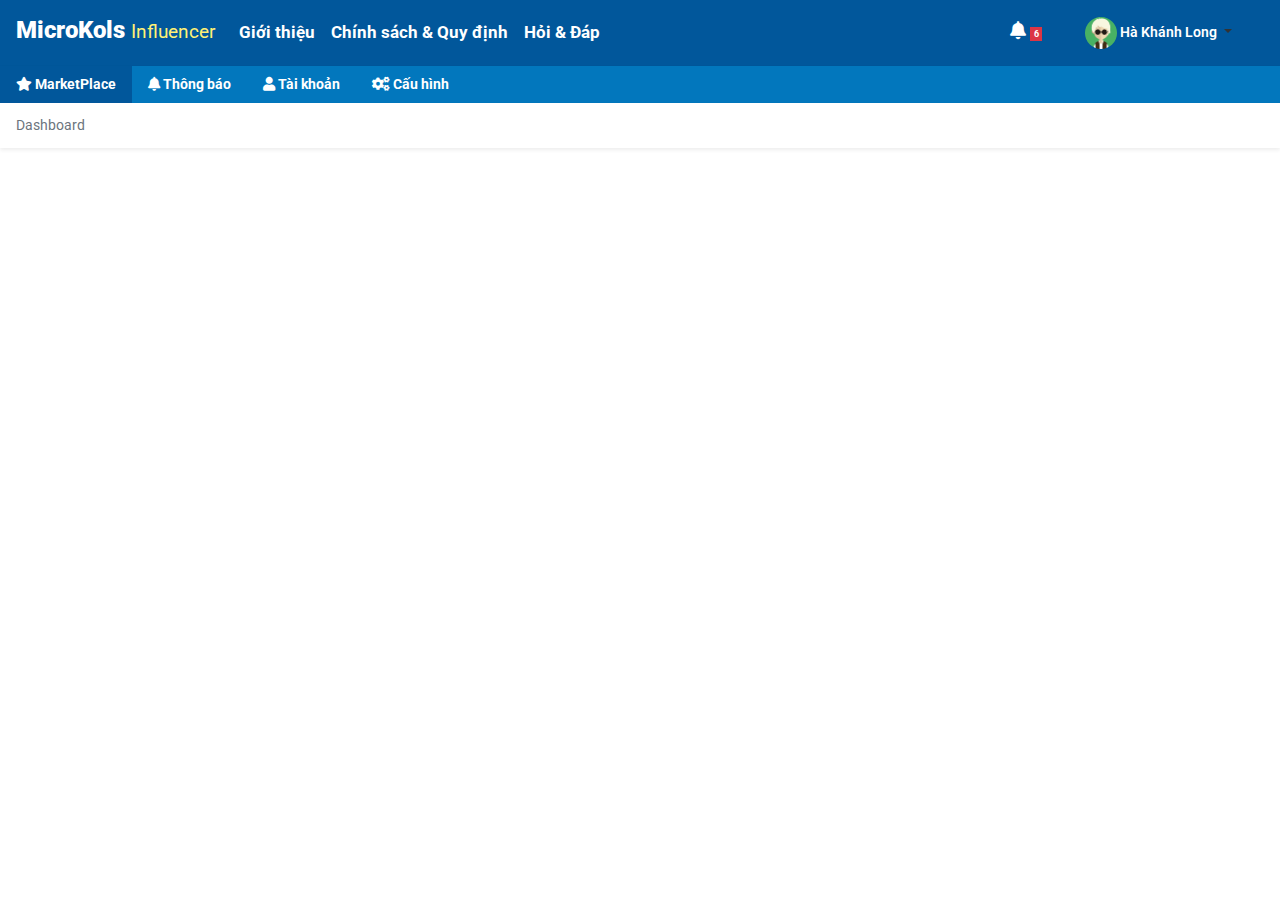
<file: www/index.html>
<!DOCTYPE html> 
<html lang="en">
<head>
  <meta charset="utf-8">
  <meta http-equiv="X-UA-Compatible" content="IE=edge">
  <meta name="viewport" content="width=device-width, initial-scale=1">
	<title>Home | Booterator</title>

  <link rel="stylesheet" type="text/css" href="css/bootstrap.min.css">  
  <!-- <link rel="stylesheet" type="text/css" href="css/font-awesome.min.css"> v4.7--> 
  <link rel="stylesheet" type="text/css" href="css/fontawesome-all.min.css"> <!--v 5.12 -->
  
  <link rel="stylesheet" type="text/css" href="css/theme.css">
  <link href='https://fonts.googleapis.com/css?family=Roboto:400,700,300'rel='stylesheet' type='text/css'>
  

  <!-- HTML5 shim and Respond.js for IE8 support of HTML5 elements and media queries -->
  <!-- WARNING: Respond.js doesn't work if you view the page via file:// -->
  <!--[if lt IE 9]>
    <script src="https://oss.maxcdn.com/html5shiv/3.7.2/html5shiv.min.js"></script>
    <script src="https://oss.maxcdn.com/respond/1.4.2/respond.min.js"></script>
  <![endif]-->
</head>
<body>
    
	<header class="shadow-sm">
  <nav class="navbar navbar-expand-lg">
    <button class="navbar-toggler" type="button" data-toggle="collapse" data-target="#navbarTogglerDemo03" aria-controls="navbarTogglerDemo03" aria-expanded="false" aria-label="Toggle navigation">
      <span class="navbar-toggler-icon"></span>
    </button>
    
    <a class="navbar-brand pt-2" href="#"><h4>MicroKols <small>Influencer</small></h4></a>

    <div class="collapse navbar-collapse" id="navbarTogglerDemo03">
      <ul class="navbar-nav mr-auto">
        <li class="nav-item active">
          <a class="nav-link menu-link" href="/">Giới thiệu <span class="sr-only">(current)</span></a>
        </li>
        <li class="nav-item">
          <a class="nav-link menu-link" href="/">Chính sách & Quy định</a>
        </li>
        <li class="nav-item">
          <a class="nav-link menu-link" href="/">Hỏi & Đáp</a>
        </li>
      </ul>
      <ul class="list-inline my-2 my-md-0 mr-md-3">
        <li class="list-inline-item">
          <a class="nav-link menu-link notification" href="#">
            <i class="fas fa-bell mr-1"></i><span class="badge badge-danger">6</span>
          </a>  
        </li>
        <li class="list-inline-item">
          <div class="nav-link btn-group">                
            <div class="dropdown-toggle" data-toggle="dropdown">
              <img src="img/avatar.png" width="32" height="32" class="rounded-circle"/>
              <span class="text-blue500">Hà Khánh Long</span>
            </div>        
            <div class="dropdown-menu dropdown-menu-right mr-2">
              <a class="dropdown-item mt-2" href="#"><i class="fas fa-cog"></i> Cấu hình</a>
              <a class="dropdown-item" href="#"><i class="fas fa-key"></i> Thay đổi mật khẩu</a>
              <a class="dropdown-item" href="#"><i class="fas fa-sign-out-alt"></i> Thoát</a>          
            </div>
          </div>  
        </li>
        
      
      </ul>     
    </div>
  </nav>
</header>
<div class="nav-scroller bg-white shadow-sm header-menu-container">
  <div class="container-fluid">
    <ul class="nav nav-pills header-menu">      
      <li class="nav-item">
        <a class="nav-link active" href="/marketplace.html"><i class="fas fa-star"></i> MarketPlace</a>
      </li>      
      <li class="nav-item">
        <a class="nav-link" href="/notification.html"><i class="fas fa-bell"></i> Thông báo</a>
      </li>
      <li class="nav-item">
        <a class="nav-link" href="/influencer-settings.html"><i class="fas fa-user"></i> Tài khoản</a>
      </li>      
      <li class="nav-item">
        <a class="nav-link" href="/influencer-configuration.html"><i class="fas fa-cogs"></i> Cấu hình</a>
      </li>     
    </ul>
  </div>
 
</div>






	<nav class="shadow-sm">
  <ol class="breadcrumb">
    <li class="breadcrumb-item active" aria-current="page">Dashboard</li>
  </ol>
</nav>
<div class="container mt-5">
  <!-- <div class="row">
    <div class="col-md-6 mb-2">
      <div class="card shadow">
        <div class="card-body">
          <h5 class="card-title">Payment</h5>
          <ul class="list-inline">
            <li class="list-inline-item">Số tiền trong ví: <strong style="color: red;">200,000 vnđ</strong></li>            
          </ul>
          <div class="text-right">
            <a href="#" class="btn btn-outline-primary btn-sm">Lịch sử giao dịch</a>
          </div>
          
        </div>
      </div>
    </div>
    <div class="col-md-6 mb-2">
      <div class="card shadow">
        <div class="card-body">
          <h5 class="card-title">Chiến dịch</h5>
          <ul class="list-inline">
            <li class="list-inline-item">Tham gia: <span class="badge badge-primary">12</span></li>
            <li class="list-inline-item">Hoàn thành: <span class="badge badge-primary">11</span></li>
            <li class="list-inline-item">Hủy: <span class="badge badge-primary">16</span></li>
          </ul>
          <div class="text-right">
            <a href="#" class="btn btn-outline-primary btn-sm">Chiến dịch</a>
          </div>          
        </div>
      </div>
    </div>
   
  </div> -->
</div>

	

	<!-- javascript //-->
  <script src="//ajax.googleapis.com/ajax/libs/jquery/1.11.1/jquery.min.js"></script>
  <script src="js/bootbox.min.js" type="text/javascript"></script>
  <script src="js/bootstrap.min.js" type="text/javascript"></script>
  <script>
    $(document).ready(function () {
      // initalize tooltips
      $('[data-toggle="tooltip"]').tooltip();
      // initalize popovers
      $('[data-toggle="popover"]').popover();



      // var slider = document.getElementById("myRange");
      // var output = document.getElementById("myRangeValue");
      // output.innerHTML = slider.value;

      // slider.oninput = function() {
      //   output.innerHTML = this.value;
      // };


      $('#btn-campaign-apply').click(function(){        
          bootbox.alert({
              size: "small",
              title: "Thông báo",
              message: "Bạn đã đồng ý tham gia chiến dịch.",
              callback: function(){ /* your callback code */ },
              centerVertical: true,
              size:"lg"
          });
    });





    });

  
  </script>


<!-- Modal -->
<div class="modal fade" style="z-index: 999999;" id="modal-campaign-form-caption" tabindex="-1" role="dialog" aria-labelledby="exampleModalLabel" aria-hidden="true">
    <div class="modal-dialog modal-lg modal-dialog-centered modal-dialog-scrollable" role="document">
      <div class="modal-content">
        <div class="modal-header">
          <h5 class="modal-title" id="exampleModalLabel">Gửi Caption</h5>
          <button type="button" class="close" data-dismiss="modal" aria-label="Close">
            <span aria-hidden="true">&times;</span>
          </button>
        </div>
        <div class="modal-body">                    
            <!--#################################-->
            <div class="alert alert-success" role="alert">
                <i class="fas fa-info-circle"></i> Đã gửi caption thành công, caption của bạn đang chờ được xét duyệt.
              </div>
            <form>
                <div class="form-group">
                    <label>Nội dung caption</label>
                    <textarea class="form-control" rows="2"></textarea>
                </div>
                <div class="text-right">
                    <button class="btn btn-outline-primary">Gửi</button>
                </div>
                
            </form>

            <!--#################################-->
        </div>
        <div class="modal-footer">
          <button type="button" class="btn btn-secondary" data-dismiss="modal">Đóng</button>          
        </div>
      </div>
    </div>
  </div>
<!-- Modal -->
<div class="modal fade" style="z-index: 999999;" id="modal-campaign-apply-caption" tabindex="-1" role="dialog" aria-labelledby="exampleModalLabel" aria-hidden="true">
    <div class="modal-dialog modal-lg modal-dialog-centered modal-dialog-scrollable" role="document">
      <div class="modal-content">
        <div class="modal-header">
          <h5 class="modal-title" id="exampleModalLabel">Tham gia chiến dịch</h5>
          <button type="button" class="close" data-dismiss="modal" aria-label="Close">
            <span aria-hidden="true">&times;</span>
          </button>
        </div>
        <div class="modal-body">                    
            <!--#################################-->
            <div class="alert alert-success" role="alert">
                <i class="fas fa-info-circle"></i> Đã gửi caption thành công, caption của bạn đang chờ được xét duyệt.
              </div>
            <form>
                <div class="form-group">
                    <label>Nội dung caption bạn muốn chia sẻ</label>
                    <textarea class="form-control" rows="2"></textarea>
                </div>
                <div class="text-right">
                    <button class="btn btn-outline-primary">Gửi và Tham gia chiến dịch</button>
                </div>
                
            </form>

            <!--#################################-->
        </div>
        <div class="modal-footer">
          <button type="button" class="btn btn-secondary" data-dismiss="modal">Đóng</button>          
        </div>
      </div>
    </div>
  </div>
<!-- Modal -->
<div class="modal fade" style="z-index: 999999;" id="modal-campaign-form-content" tabindex="-1" role="dialog" aria-labelledby="exampleModalLabel" aria-hidden="true">
    <div class="modal-dialog modal-lg modal-dialog-centered modal-dialog-scrollable" role="document">
      <div class="modal-content">
        <div class="modal-header">
          <h5 class="modal-title" id="exampleModalLabel">Gửi nội dung</h5>
          <button type="button" class="close" data-dismiss="modal" aria-label="Close">
            <span aria-hidden="true">&times;</span>
          </button>
        </div>
        <div class="modal-body">                    
            <!--#################################-->
            <div class="alert alert-success" role="alert">
                <i class="fas fa-info-circle"></i> Đã gửi nội dung thành công, nội dung của bạn đang chờ được xét duyệt.
              </div>
            <form>
                <div class="form-group">
                    <label>Nội dung</label>
                    <textarea class="form-control" rows="2"></textarea>
                </div>
                <div class="form-group">
                  <label>Ảnh Avatar</label>
                  <div class="custom-file">
                    <input type="file" class="custom-file-input" id="customFile">
                    <label class="custom-file-label" for="customFile">Ảnh avatar</label>
                  </div>
                  <small><i style="color: red;">Chỉ hiện thị cho chiến dịch thuộc loại "thay hình avatar"</i></small>
                </div>
                <div class="form-group">
                  <label>Ảnh nội dung</label>
                  <div class="custom-file">
                    <input type="file" class="custom-file-input" id="customFile">
                    <label class="custom-file-label" for="customFile">Ảnh nội dung</label>
                  </div>
                  <small><i style="color: red;">Chỉ hiện thị cho chiến dịch thuộc loại "Tham gia sự kiện và check in", "Viết Review một sản phẩm hoặc tham gia trải nghiệm"</i></small>
                </div>
                <div class="text-right">
                    <button class="btn btn-outline-primary">Gửi</button>
                </div>
                
            </form>

            <!--#################################-->
        </div>
        <div class="modal-footer">
          <button type="button" class="btn btn-secondary" data-dismiss="modal">Đóng</button>          
        </div>
      </div>
    </div>
  </div>
<!-- Modal -->
<div class="modal fade" style="z-index: 999999;" id="modal-campaign-update-work" tabindex="-1" role="dialog" aria-labelledby="exampleModalLabel" aria-hidden="true">
    <div class="modal-dialog modal-lg modal-dialog-centered modal-dialog-scrollable" role="document">
      <div class="modal-content">
        <div class="modal-header">
          <h5 class="modal-title" id="exampleModalLabel">Thực hiện công việc</h5>          
        </div>
        <div class="modal-body">                    
            <!--#################################-->
            <div class="alert alert-success" role="alert">
                <i class="fas fa-info-circle"></i> Bạn đã cập nhật việc thực hiện công việc thành công.
            </div>
            <div class="mt-2 mb-2 text-center">
                Chờ hệ thống tự động lấy dữ liệu chia sẻ của bạn<br/>
                                --- Hoặc ----
            </div>
            <form>
                <div class="form-group">
                    <label>Copy Link bài post bạn chia sẻ trên Facebook của bạn vào đây</label>
                    <input class="form-control" type="text"></input>
                </div>              
                <div class="text-right">
                    <button class="btn btn-outline-primary">Cập nhật công việc</button>
                </div>
                
            </form>

            <!--#################################-->
        </div>
        <div class="modal-footer">
          <button type="button" class="btn btn-secondary" data-dismiss="modal">Đóng</button>          
        </div>
      </div>
    </div>
  </div>

<!-- Modal -->
<div class="modal fade" style="z-index: 999999;" id="modal-influencer-add-bank" tabindex="-1" role="dialog" aria-labelledby="exampleModalLabel" aria-hidden="true">
    <div class="modal-dialog modal-lg modal-dialog-centered modal-dialog-scrollable" role="document">
      <div class="modal-content">
        <div class="modal-header">
          <h5 class="modal-title" id="exampleModalLabel">Thêm tài khoản ngân hàng</h5>          
        </div>
        <div class="modal-body">                    
            <!--#################################-->
          
            <form>
                <div class="form-group">
                    <label>Tên tài khoản</label>
                    <input type="text" class="form-control"/>
                </div>
                <div class="form-group">
                    <label>Số tài khoản</label>
                    <input type="text" class="form-control"/>
                </div>
                <div class="form-group">
                    <label>Ngân hàng</label>
                    <input type="text" class="form-control" value="Techcom bank"/>
                    
                </div>
                <div class="form-group">
                    <label>Chi nhánh</label>
                    <input type="text" class="form-control" value="Hà Nội"/>                
                </div>                                          
                <div class="text-right">
                    <button class="btn btn-outline-primary">Thêm mới</button>
                </div>
            
                
            </form>

            <!--#################################-->
        </div>
        <div class="modal-footer">
          <button type="button" class="btn btn-secondary" data-dismiss="modal">Đóng</button>          
        </div>
      </div>
    </div>
  </div>

</body>
</html>
</file>
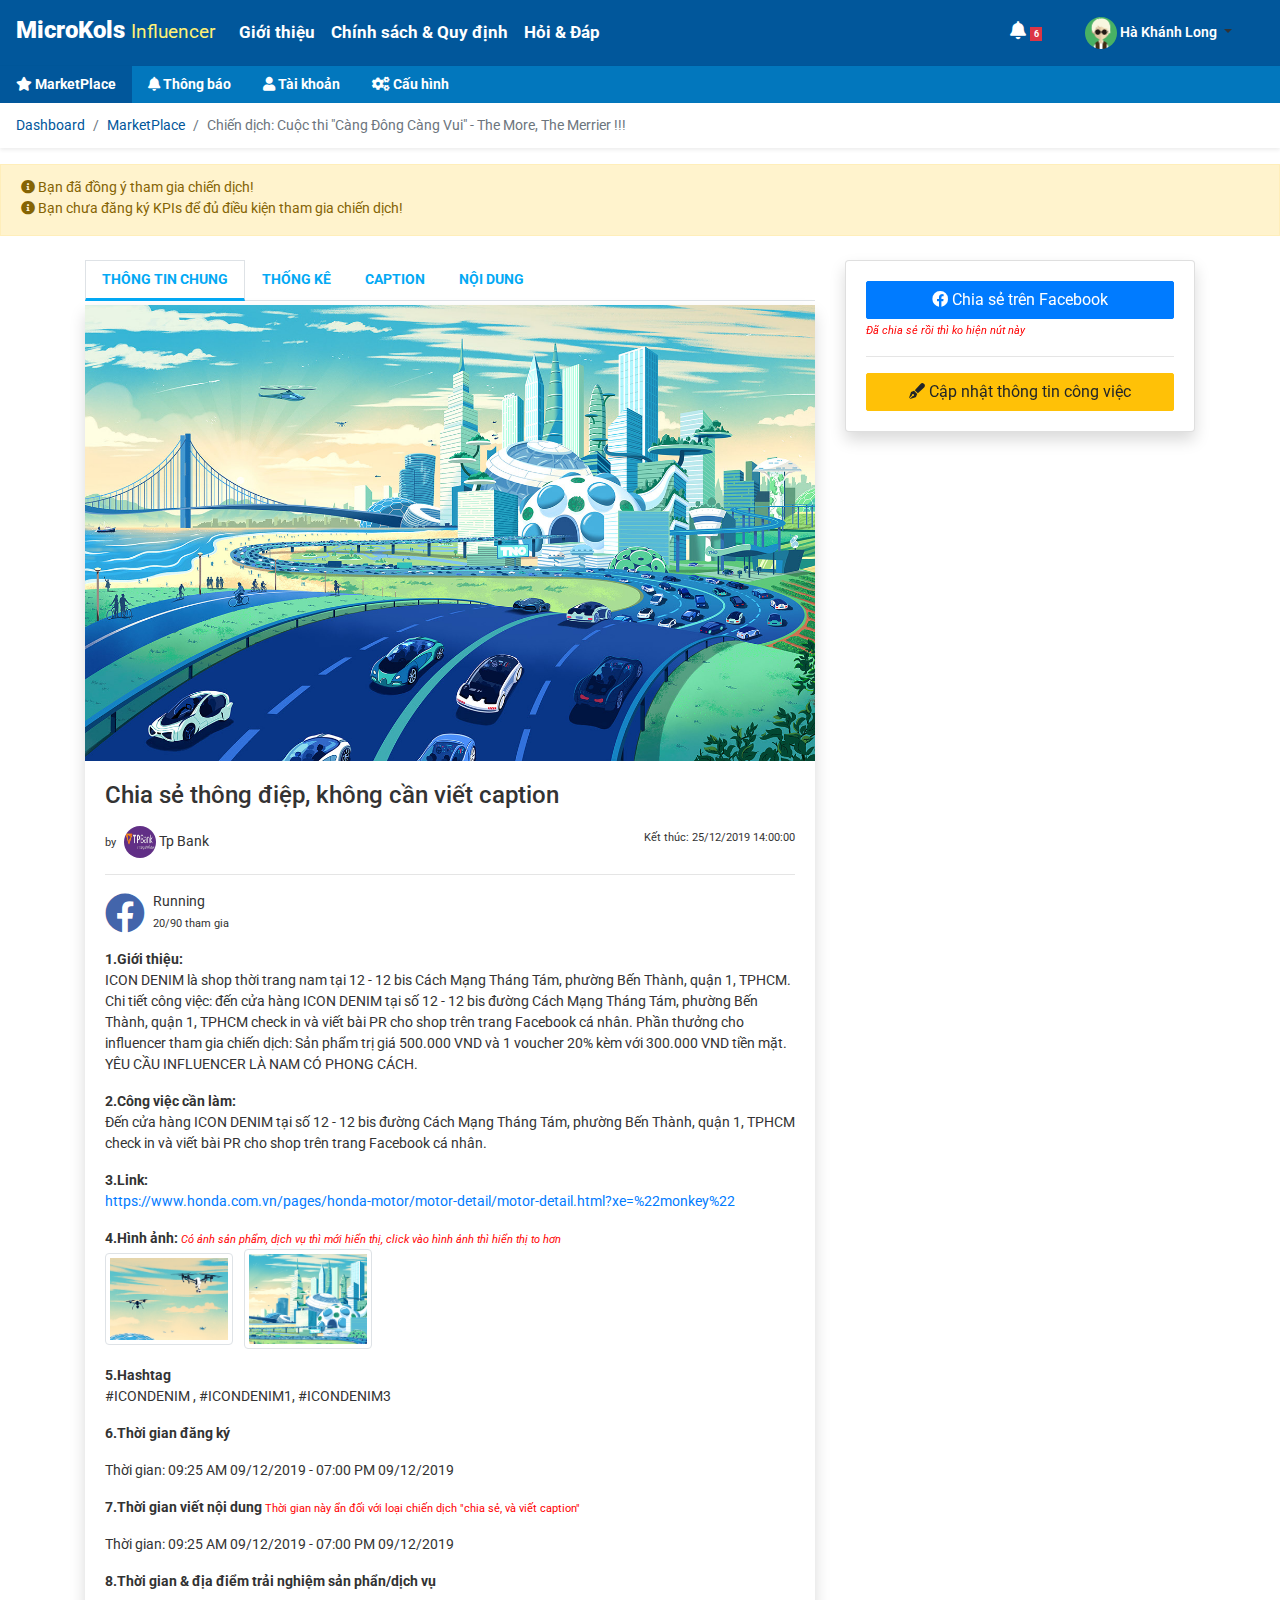
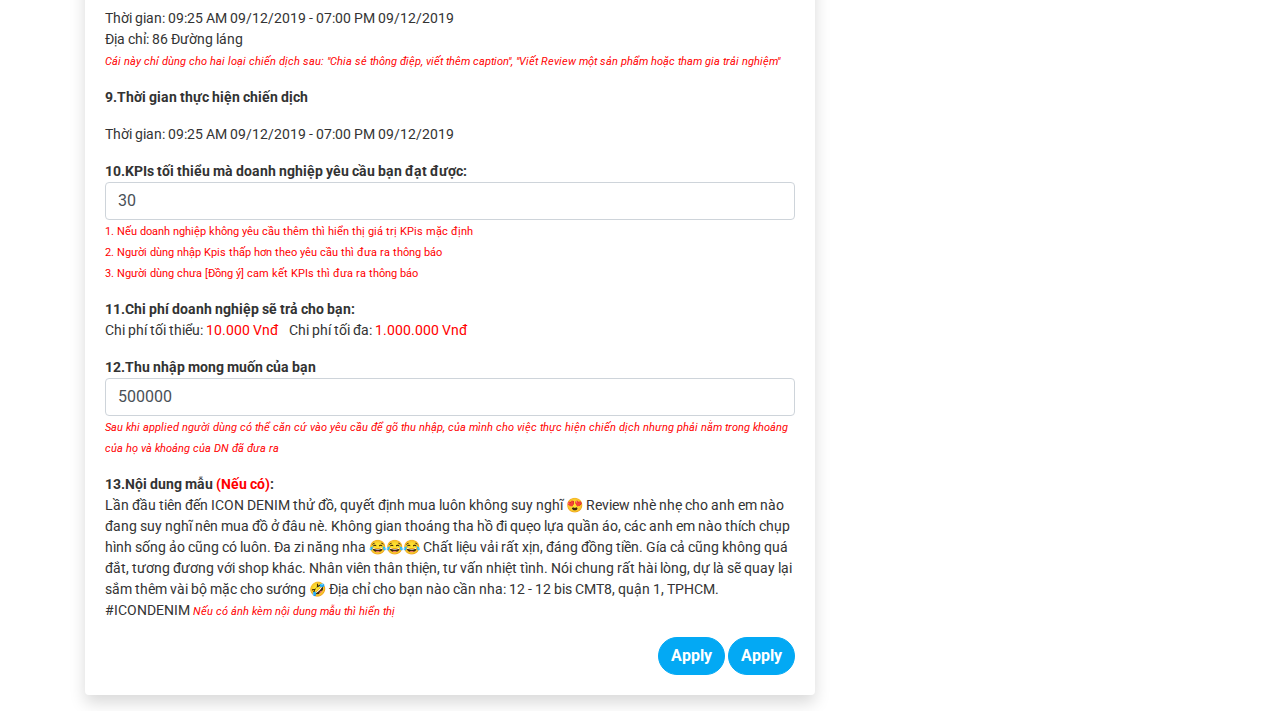
<file: www/campaign-detail.html>
<!DOCTYPE html> 
<html lang="en">
<head>
  <meta charset="utf-8">
  <meta http-equiv="X-UA-Compatible" content="IE=edge">
  <meta name="viewport" content="width=device-width, initial-scale=1">
	<title>Campaign Detail | Booterator</title>

  <link rel="stylesheet" type="text/css" href="css/bootstrap.min.css">  
  <!-- <link rel="stylesheet" type="text/css" href="css/font-awesome.min.css"> v4.7--> 
  <link rel="stylesheet" type="text/css" href="css/fontawesome-all.min.css"> <!--v 5.12 -->
  
  <link rel="stylesheet" type="text/css" href="css/theme.css">
  <link href='https://fonts.googleapis.com/css?family=Roboto:400,700,300'rel='stylesheet' type='text/css'>
  

  <!-- HTML5 shim and Respond.js for IE8 support of HTML5 elements and media queries -->
  <!-- WARNING: Respond.js doesn't work if you view the page via file:// -->
  <!--[if lt IE 9]>
    <script src="https://oss.maxcdn.com/html5shiv/3.7.2/html5shiv.min.js"></script>
    <script src="https://oss.maxcdn.com/respond/1.4.2/respond.min.js"></script>
  <![endif]-->
</head>
<body>
    
	<header class="shadow-sm">
  <nav class="navbar navbar-expand-lg">
    <button class="navbar-toggler" type="button" data-toggle="collapse" data-target="#navbarTogglerDemo03" aria-controls="navbarTogglerDemo03" aria-expanded="false" aria-label="Toggle navigation">
      <span class="navbar-toggler-icon"></span>
    </button>
    
    <a class="navbar-brand pt-2" href="#"><h4>MicroKols <small>Influencer</small></h4></a>

    <div class="collapse navbar-collapse" id="navbarTogglerDemo03">
      <ul class="navbar-nav mr-auto">
        <li class="nav-item active">
          <a class="nav-link menu-link" href="/">Giới thiệu <span class="sr-only">(current)</span></a>
        </li>
        <li class="nav-item">
          <a class="nav-link menu-link" href="/">Chính sách & Quy định</a>
        </li>
        <li class="nav-item">
          <a class="nav-link menu-link" href="/">Hỏi & Đáp</a>
        </li>
      </ul>
      <ul class="list-inline my-2 my-md-0 mr-md-3">
        <li class="list-inline-item">
          <a class="nav-link menu-link notification" href="#">
            <i class="fas fa-bell mr-1"></i><span class="badge badge-danger">6</span>
          </a>  
        </li>
        <li class="list-inline-item">
          <div class="nav-link btn-group">                
            <div class="dropdown-toggle" data-toggle="dropdown">
              <img src="img/avatar.png" width="32" height="32" class="rounded-circle"/>
              <span class="text-blue500">Hà Khánh Long</span>
            </div>        
            <div class="dropdown-menu dropdown-menu-right mr-2">
              <a class="dropdown-item mt-2" href="#"><i class="fas fa-cog"></i> Cấu hình</a>
              <a class="dropdown-item" href="#"><i class="fas fa-key"></i> Thay đổi mật khẩu</a>
              <a class="dropdown-item" href="#"><i class="fas fa-sign-out-alt"></i> Thoát</a>          
            </div>
          </div>  
        </li>
        
      
      </ul>     
    </div>
  </nav>
</header>
<div class="nav-scroller bg-white shadow-sm header-menu-container">
  <div class="container-fluid">
    <ul class="nav nav-pills header-menu">      
      <li class="nav-item">
        <a class="nav-link active" href="/marketplace.html"><i class="fas fa-star"></i> MarketPlace</a>
      </li>      
      <li class="nav-item">
        <a class="nav-link" href="/notification.html"><i class="fas fa-bell"></i> Thông báo</a>
      </li>
      <li class="nav-item">
        <a class="nav-link" href="/influencer-settings.html"><i class="fas fa-user"></i> Tài khoản</a>
      </li>      
      <li class="nav-item">
        <a class="nav-link" href="/influencer-configuration.html"><i class="fas fa-cogs"></i> Cấu hình</a>
      </li>     
    </ul>
  </div>
 
</div>






	<nav class="shadow-sm">
    <ol class="breadcrumb">
      <li class="breadcrumb-item" aria-current="page"><a class="breadcrumb-link" href="/">Dashboard</a></li>
      <li class="breadcrumb-item" aria-current="page"><a class="breadcrumb-link" href="/marketplace">MarketPlace</a></li>
      <li class="breadcrumb-item active" aria-current="page">Chiến dịch: Cuộc thi "Càng Đông Càng Vui" - The More, The Merrier !!!</li>
    </ol>
</nav>
<div class="alert alert-warning" role="alert">
  <ul class="list-unstyled mb-1">
    <li><i class="fas fa-info-circle"></i> Bạn đã đồng ý tham gia chiến dịch!</li>
    <li><i class="fas fa-info-circle"></i> Bạn chưa đăng ký KPIs để đủ điều kiện tham gia chiến dịch!</li>
  </ul>  
</div>
<div class="container mt-4">
    <div class="row">
        <div class="col-md-8">

          <ul class="nav nav-tabs nav-campaign">
            <li class="nav-item">
              <a class="nav-link active" id="campaign-info-tab" data-toggle="tab" href="#campaign-info" role="tab">Thông tin chung</a>
            </li>
            <li class="nav-item">
              <a class="nav-link" id="campaign-statistic-tab" data-toggle="tab" href="#campaign-statistic" role="tab">Thống kê</a>
            </li>
            <li class="nav-item">
              <a class="nav-link" id="campaign-caption-tab" data-toggle="tab" href="#campaign-caption" role="tab">Caption</a>
            </li>
            <li class="nav-item">
              <a class="nav-link" id="campaign-content-tab" data-toggle="tab" href="#campaign-content" role="tab">Nội dung</a>
            </li>            
          </ul>     
          <div class="tab-content" id="myTabContent">
            <div class="tab-pane fade show active" id="campaign-info" role="tabpanel">
              <div class="card mb-3 shadow border-0 mt-1">
    <img src="img/1.jpg" class="card-img-top img-radious-remove" alt="...">
    <div class="card-body">
      <!-- <h3 class="card-title">Cuộc thi "Càng Đông Càng Vui" - The More, The Merrier !!!</h3> -->
      <h4 class="mb-3">Chia sẻ thông điệp, không cần viết caption</h4>
      <div class="d-flex">
        <div><small>by</small><span class="ml-2"><img src="img/logo_merchant.png" width="32" height="32" class="rounded-circle"> Tp Bank</span></div>                    
        <div class="ml-auto text-right"><small class="ml-5">Kết thúc: 25/12/2019 14:00:00</small></div>                                      
      </div>                  
      <hr>
      <div class="d-flex">

        <div class="campaign-facebook"><h1><i class="fab fa-facebook"></i></h1></div>
        <div>
          <ul class="list-unstyled">
            <li class="ml-2">Running</li>
            <li class="ml-2"><small>20/90 tham gia</small></li>
          </ul>
        </div>        
      </div>
      <strong>1.Giới thiệu:</strong>
      <p>                    
        ICON DENIM là shop thời trang nam tại 12 - 12 bis Cách Mạng Tháng Tám, phường Bến Thành, quận 1, TPHCM.
        Chi tiết công việc: đến cửa hàng ICON DENIM tại số 12 - 12 bis đường Cách Mạng Tháng Tám, phường Bến Thành, quận 1, TPHCM check in và viết bài PR cho shop trên trang Facebook cá nhân.
        Phần thưởng cho influencer tham gia chiến dịch: Sản phẩm trị giá 500.000 VND và 1 voucher 20% kèm với 300.000 VND tiền mặt.
        YÊU CẦU INFLUENCER LÀ NAM CÓ PHONG CÁCH.
      </p>      
      <strong>2.Công việc cần làm:</strong>
      <p>
        Đến cửa hàng ICON DENIM tại số 12 - 12 bis đường Cách Mạng Tháng Tám, phường Bến Thành, quận 1, 
        TPHCM check in và viết bài PR cho shop trên trang Facebook cá nhân.
      </p>
      <strong>3.Link:</strong>
      <p>
        <a target="blank" href="https://www.honda.com.vn/pages/honda-motor/motor-detail/motor-detail.html?xe=%22monkey%22">
          https://www.honda.com.vn/pages/honda-motor/motor-detail/motor-detail.html?xe=%22monkey%22
        </a>
      </p>
      <strong>4.Hình ảnh: <small><i style="color: red">Có ảnh sản phẩm, dịch vụ thì mới hiển thị, click vào hình ảnh thì hiển thị to hơn</i></small></strong>
      <ul class="list-inline">                                    
        <li class="list-inline-item">
            <img src="img/4.jpg" width="128" class="img-thumbnail">
        </li>
        <li class="list-inline-item">
            <img src="img/5.jpg" width="128" class="img-thumbnail">
        </li>
      </ul>                                    
      <strong>5.Hashtag</strong>
      <p>#ICONDENIM ,  #ICONDENIM1, #ICONDENIM3</p>
      <strong>6.Thời gian đăng ký</strong>
      <p>
        <ul class="list-unstyled">
          <li>Thời gian: 09:25 AM 09/12/2019 - 07:00 PM 09/12/2019</li>          
        </ul>
      </p>
      <strong>7.Thời gian viết nội dung <small style="color: red">Thời gian này ẩn đối với loại chiến dịch "chia sẻ, và viết caption"</small></strong>
      <p>
        <ul class="list-unstyled">
          <li>Thời gian: 09:25 AM 09/12/2019 - 07:00 PM 09/12/2019</li>          
        </ul>
      </p>       
      <strong>8.Thời gian & địa điểm trải nghiệm sản phẩn/dịch vụ</strong>
      <p>
        <ul class="list-unstyled">
          <li>Thời gian: 09:25 AM 09/12/2019 - 07:00 PM 09/12/2019</li>
          <li>Địa chỉ: 86 Đường láng</li>
          <li><small><i style="color: red">Cái này chỉ dùng cho hai loại chiến dịch sau: "Chia sẻ thông điệp, viết thêm caption", "Viết Review một sản phẩm hoặc tham gia trải nghiệm"
          </i></small><i></i></li>
        </ul>
      </p>
      <strong>9.Thời gian thực hiện chiến dịch</strong>
      <p>
        <ul class="list-unstyled">
          <li>Thời gian: 09:25 AM 09/12/2019 - 07:00 PM 09/12/2019</li>          
        </ul>
      </p>
      <strong>10.KPIs tối thiểu mà doanh nghiệp yêu cầu bạn đạt được:</strong>
      <ul class="list-unstyled">
        <li>
          <input type="text" class="form-control" value="30">
        </li>
        <li><small style="color: red">1. Nếu doanh nghiệp không yêu cầu thêm thì hiển thị giá trị KPis mặc định </small></li>
        <li><small style="color: red">2. Người dùng nhập Kpis thấp hơn theo yêu cầu thì đưa ra thông báo </small></li>
        <li><small style="color: red">3. Người dùng chưa [Đồng ý] cam kết KPIs thì đưa ra thông báo </small></li>                
      </ul>
      <strong>11.Chi phí doanh nghiệp sẽ trả cho bạn:</strong>
      <ul class="list-inline">
        <li class="list-inline-item">
          Chi phí tối thiểu: <span style="color: red">10.000 Vnđ</span>
        </li>
        <li class="list-inline-item">
          Chi phí tối đa: <span style="color: red">1.000.000 Vnđ</span>
        </li>
      </ul>       
      <div>
        <strong class="mb-2">12.Thu nhập mong muốn của bạn</strong>
        <input id="myRange" type="text" class="form-control" value="500000">        
        <p>
          <small><i style="color: red">Sau khi applied người dùng có thể căn cứ vào yêu cầu để gõ thu nhập,
          của mình cho việc thực hiện chiến dịch nhưng phải nằm trong khoảng của họ và khoảng của DN đã đưa ra</i></small>
        </p>
      </div>
      <strong>13.Nội dung mẫu <span style="color: red">(Nếu có)</span>:</strong>
      <p>
        Lần đầu tiên đến ICON DENIM thử đồ, quyết định mua luôn không suy nghĩ 😍
        Review nhè nhẹ cho anh em nào đang suy nghĩ nên mua đồ ở đâu nè. Không gian thoáng tha hồ đi quẹo lựa quần áo, các anh em nào thích chụp hình sống ảo cũng có luôn. Đa zi năng nha 😂😂😂 Chất liệu vải rất xịn, đáng đồng tiền. Gía cả cũng không quá đắt, tương đương với shop khác. Nhân viên thân thiện, tư vấn nhiệt tình.
        Nói chung rất hài lòng, dự là sẽ quay lại sắm thêm vài bộ mặc cho sướng 🤣
        Địa chỉ cho bạn nào cần nha: 12 - 12 bis CMT8, quận 1, TPHCM.
        #ICONDENIM <small><i style="color: red">Nếu có ảnh kèm nội dung mẫu thì hiển thị</i></small>
      </p>
      <div class="ml-auto text-right">
        <button data-toggle="modal" data-target="#modal-campaign-apply-caption" class="btn btn-outline-primary">Apply</button>&nbsp;<button id="btn-campaign-apply" class="btn btn-outline-primary">Apply</button>
      </div>                                                          
    </div>
</div>
            </div>
            <div class="tab-pane fade" id="campaign-statistic" role="tabpanel">
              <div class="card mb-3 shadow border-0">
                <div class="card-body">
                  <ul class="list-unstyled">
                    <li><h5>Cuộc thi "Càng Đông Càng Vui" - The More, The Merrier !!!</h5></li>
                    <li class="mb-3"><i class="fab fa-facebook"></i> Thay hình Avatar</li>
                    <li>Tổng tương tác: 500 <small><i style="color: red">Bao gồm tổng (likes + shares + comments) </i></small></li>
                    <li>
                        Vẽ biểu đồ thống kê lượng tương tác bài post của Influencer đã chia sẻ.<br>
                        1. Số lượng likes. <br>
                        2. Số lương share. <br>
                        3. Số lượng comments <br>
                        link chart: <a href="https://www.chartjs.org/samples/latest/charts/line/basic.html" target="_blank">https://www.chartjs.org/samples/latest/charts/line/basic.html</a><br>
                        <i style="color: red">Chart làm theo format này nhé. Cột X -> chỉ thời gian, Cột Y -> chỉ số lượng</i>
      
                    </li>
                    <li>
                      <img src="img/chart_statistic.png" width="680">
                    </li>              
                  </ul>
                </div>
              </div>            
            </div>
            <div class="tab-pane fade" id="campaign-caption" role="tabpanel">
              <div class="card mb-3 shadow border-0">
    <div class="card-body">
        
        <div class="d-flex bd-highlight mb-3">
            <div class="mr-auto bd-highlight">
                <h5>Phản hồi duyệt caption</h5>
            </div>
            <div class="bd-highlight">
                <button class="btn btn-info btn-sm" data-toggle="modal" data-target="#modal-campaign-form-caption">Gửi caption</button>
            </div>

        </div>
        <ul class="list-unstyled">
            <li><h5>Cuộc thi "Càng Đông Càng Vui" - The More, The Merrier !!!</h5></li>
            <li class="mb-3"><i class="fab fa-facebook"></i> Chia sẻ thông điệp, viết thêm caption</li>
            <li class="mb-3"><small><i style="color: red">(hiển thị tab caption đối với loại chiến dịch "Chia sẻ thông điệp, viết thêm caption")</i></small></li>
            <li>
                <div class="card shadow border-0 mb-2">
                    <div class="card-body">
                      <div class="text-right">
                        <small>Ngày 29-12-2020 10:16:36</small>
                      </div>
                      <p>
                        Mình tự hào vì đã có thẻ Visa Platinum của TPbank, dùng nhanh gọn khi rút tiền chưa kể các ưu đãi khi dùng các dịch vụ
                      </p>
                      <div class="text-right">
                        <span class="badge badge-success">Đã duyệt</span> 
                      </div>
                    </div>
                  </div>
            </li>
            <li>
                <div class="card shadow border-0 mb-2">
                    <div class="card-body">
                      <div class="text-right">
                        <small>Ngày 29-12-2020 10:16:36</small>
                      </div>
                      <p>
                        Mình tự hào vì đã có thẻ Visa Platinum của TPbank, dùng nhanh gọn khi rút tiền chưa kể các ưu đãi khi dùng các dịch vụ                        
                      </p>
                      <p>
                        <strong>Ghi chú từ doanh nghiệp</strong><br>
                        <em class="text-secondary">
                            Sửa lại câu cú cho chuẩn hơn, sai chính tả nhiều quá
                        </em>
                      </p>
                      <div class="text-right">
                        <span class="badge badge-danger">Chưa duyệt</span> 
                      </div>
                    </div>
                  </div>
            </li>
            <li>
                <div class="card shadow border-0 mb-2">
                    <div class="card-body">
                      <div class="text-right">
                        <small>Ngày 29-12-2020 10:16:36</small>
                      </div>
                      <p>
                        Mình tự hào vì đã có thẻ Visa Platinum của TPbank, dùng nhanh gọn khi rút tiền chưa kể các ưu đãi khi dùng các dịch vụ
                      </p>
                      <div class="text-right">
                        <span class="badge badge-warning">Chờ duyệt</span> 
                      </div>
                    </div>
                  </div>
            </li>
            <li>
                <nav class="mt-4">
                    <ul class="pagination justify-content-end">
                      <li class="page-item disabled">
                        <a class="page-link" href="#" tabindex="-1" aria-disabled="true">Trang Trước</a>
                      </li>
                      <li class="page-item"><a class="page-link" href="#">1</a></li>
                      <li class="page-item"><a class="page-link" href="#">2</a></li>
                      <li class="page-item"><a class="page-link" href="#">3</a></li>
                      <li class="page-item">
                        <a class="page-link" href="#">Trang Tiếp</a>
                      </li>
                    </ul>
                  </nav>
            </li>
        </ul>
    </div>
  </div>
            </div>
            <div class="tab-pane fade" id="campaign-content" role="tabpanel">
              <div class="card mb-3 shadow border-0">
    <div class="card-body">
        
        <div class="d-flex bd-highlight mb-3">
            <div class="mr-auto bd-highlight">
                <h5>Phản hồi duyệt nội dung</h5>
            </div>
            <div class="bd-highlight">
                <button class="btn btn-info btn-sm" data-toggle="modal" data-target="#modal-campaign-form-content">Gửi nội dung</button>
            </div>

        </div>
        <ul class="list-unstyled">
            <li><h5>Cuộc thi "Càng Đông Càng Vui" - The More, The Merrier !!!</h5></li>
            <li class="mb-3"><i class="fab fa-facebook"></i> Thay hình Avatar</li>
            <li class="mb-3"><small><i style="color: red">(hiển thị tab content đối với loại chiến dịch "Thay hình Avatar, Tham gia sự kiện và check in, Share link livestream, Viết Review một sản phẩm hoặc tham gia trải nghiệm")</i></small></li>
            <li>
                <div class="card shadow border-0 mb-2">
                    <div class="card-body">
                      <div class="text-right">
                        <small>Ngày 29-12-2020 10:16:36</small>
                      </div>
                      <p>
                        Mình tự hào vì đã có thẻ Visa Platinum của TPbank, dùng nhanh gọn khi rút tiền chưa kể các ưu đãi khi dùng các dịch vụ
                      </p>
                      <ul class="list-inline">
                        <li class="list-inline-item">
                            <img src="img/img-avatar-change.jpg" width="32" height="32">
                        </li>
                      </ul>
                      <div class="text-right">
                        <span class="badge badge-success">Đã duyệt</span> 
                      </div>
                    </div>
                  </div>
            </li>
            <li>
                <div class="card shadow border-0 mb-2">
                    <div class="card-body">
                      <div class="text-right">
                        <small>Ngày 29-12-2020 10:16:36</small>
                      </div>
                      <p>
                        Mình tự hào vì đã có thẻ Visa Platinum của TPbank, dùng nhanh gọn khi rút tiền chưa kể các ưu đãi khi dùng các dịch vụ                        
                      </p>
                      <p>
                        <strong>Ghi chú từ doanh nghiệp</strong><br>
                        <em class="text-secondary">
                            Sửa lại câu cú cho chuẩn hơn, sai chính tả nhiều quá
                        </em>
                      </p>
                      <div class="text-right">
                        <span class="badge badge-danger">Chưa duyệt</span> 
                      </div>
                    </div>
                  </div>
            </li>
            <li>
                <div class="card shadow border-0 mb-2">
                    <div class="card-body">
                      <div class="text-right">
                        <small>Ngày 29-12-2020 10:16:36</small>
                      </div>
                      <p>
                        Mình tự hào vì đã có thẻ Visa Platinum của TPbank, dùng nhanh gọn khi rút tiền chưa kể các ưu đãi khi dùng các dịch vụ
                      </p>
                      <div class="text-right">
                        <span class="badge badge-warning">Chờ duyệt</span> 
                      </div>
                    </div>
                  </div>
            </li>
            <li>
                <nav class="mt-4">
                    <ul class="pagination justify-content-end">
                      <li class="page-item disabled">
                        <a class="page-link" href="#" tabindex="-1" aria-disabled="true">Trang Trước</a>
                      </li>
                      <li class="page-item"><a class="page-link" href="#">1</a></li>
                      <li class="page-item"><a class="page-link" href="#">2</a></li>
                      <li class="page-item"><a class="page-link" href="#">3</a></li>
                      <li class="page-item">
                        <a class="page-link" href="#">Trang Tiếp</a>
                      </li>
                    </ul>
                  </nav>
            </li>
        </ul>
    </div>
  </div>
            </div>
          </div>
      


        </div>

        <div class="col-md-4">
          <div class="card shadow sticky-top">
            <div class="card-body">                                                                    
              <button class="btn btn-primary w-100" data-caption=""> <i class="fab fa-facebook"></i> Chia sẻ trên Facebook</button>
              <small><i style="color: red">Đã chia sẻ rồi thì ko hiện nút này</i></small>
              <hr>
              <button class="btn btn-warning w-100" data-toggle="modal" data-target="#modal-campaign-update-work" data-caption=""> <i class="fas fa-pen-fancy"></i> Cập nhật thông tin công việc</button>
            </div>
          </div>
        </div>
    </div>
</div>

	

	<!-- javascript //-->
  <script src="//ajax.googleapis.com/ajax/libs/jquery/1.11.1/jquery.min.js"></script>
  <script src="js/bootbox.min.js" type="text/javascript"></script>
  <script src="js/bootstrap.min.js" type="text/javascript"></script>
  <script>
    $(document).ready(function () {
      // initalize tooltips
      $('[data-toggle="tooltip"]').tooltip();
      // initalize popovers
      $('[data-toggle="popover"]').popover();



      // var slider = document.getElementById("myRange");
      // var output = document.getElementById("myRangeValue");
      // output.innerHTML = slider.value;

      // slider.oninput = function() {
      //   output.innerHTML = this.value;
      // };


      $('#btn-campaign-apply').click(function(){        
          bootbox.alert({
              size: "small",
              title: "Thông báo",
              message: "Bạn đã đồng ý tham gia chiến dịch.",
              callback: function(){ /* your callback code */ },
              centerVertical: true,
              size:"lg"
          });
    });





    });

  
  </script>


<!-- Modal -->
<div class="modal fade" style="z-index: 999999;" id="modal-campaign-form-caption" tabindex="-1" role="dialog" aria-labelledby="exampleModalLabel" aria-hidden="true">
    <div class="modal-dialog modal-lg modal-dialog-centered modal-dialog-scrollable" role="document">
      <div class="modal-content">
        <div class="modal-header">
          <h5 class="modal-title" id="exampleModalLabel">Gửi Caption</h5>
          <button type="button" class="close" data-dismiss="modal" aria-label="Close">
            <span aria-hidden="true">&times;</span>
          </button>
        </div>
        <div class="modal-body">                    
            <!--#################################-->
            <div class="alert alert-success" role="alert">
                <i class="fas fa-info-circle"></i> Đã gửi caption thành công, caption của bạn đang chờ được xét duyệt.
              </div>
            <form>
                <div class="form-group">
                    <label>Nội dung caption</label>
                    <textarea class="form-control" rows="2"></textarea>
                </div>
                <div class="text-right">
                    <button class="btn btn-outline-primary">Gửi</button>
                </div>
                
            </form>

            <!--#################################-->
        </div>
        <div class="modal-footer">
          <button type="button" class="btn btn-secondary" data-dismiss="modal">Đóng</button>          
        </div>
      </div>
    </div>
  </div>
<!-- Modal -->
<div class="modal fade" style="z-index: 999999;" id="modal-campaign-apply-caption" tabindex="-1" role="dialog" aria-labelledby="exampleModalLabel" aria-hidden="true">
    <div class="modal-dialog modal-lg modal-dialog-centered modal-dialog-scrollable" role="document">
      <div class="modal-content">
        <div class="modal-header">
          <h5 class="modal-title" id="exampleModalLabel">Tham gia chiến dịch</h5>
          <button type="button" class="close" data-dismiss="modal" aria-label="Close">
            <span aria-hidden="true">&times;</span>
          </button>
        </div>
        <div class="modal-body">                    
            <!--#################################-->
            <div class="alert alert-success" role="alert">
                <i class="fas fa-info-circle"></i> Đã gửi caption thành công, caption của bạn đang chờ được xét duyệt.
              </div>
            <form>
                <div class="form-group">
                    <label>Nội dung caption bạn muốn chia sẻ</label>
                    <textarea class="form-control" rows="2"></textarea>
                </div>
                <div class="text-right">
                    <button class="btn btn-outline-primary">Gửi và Tham gia chiến dịch</button>
                </div>
                
            </form>

            <!--#################################-->
        </div>
        <div class="modal-footer">
          <button type="button" class="btn btn-secondary" data-dismiss="modal">Đóng</button>          
        </div>
      </div>
    </div>
  </div>
<!-- Modal -->
<div class="modal fade" style="z-index: 999999;" id="modal-campaign-form-content" tabindex="-1" role="dialog" aria-labelledby="exampleModalLabel" aria-hidden="true">
    <div class="modal-dialog modal-lg modal-dialog-centered modal-dialog-scrollable" role="document">
      <div class="modal-content">
        <div class="modal-header">
          <h5 class="modal-title" id="exampleModalLabel">Gửi nội dung</h5>
          <button type="button" class="close" data-dismiss="modal" aria-label="Close">
            <span aria-hidden="true">&times;</span>
          </button>
        </div>
        <div class="modal-body">                    
            <!--#################################-->
            <div class="alert alert-success" role="alert">
                <i class="fas fa-info-circle"></i> Đã gửi nội dung thành công, nội dung của bạn đang chờ được xét duyệt.
              </div>
            <form>
                <div class="form-group">
                    <label>Nội dung</label>
                    <textarea class="form-control" rows="2"></textarea>
                </div>
                <div class="form-group">
                  <label>Ảnh Avatar</label>
                  <div class="custom-file">
                    <input type="file" class="custom-file-input" id="customFile">
                    <label class="custom-file-label" for="customFile">Ảnh avatar</label>
                  </div>
                  <small><i style="color: red;">Chỉ hiện thị cho chiến dịch thuộc loại "thay hình avatar"</i></small>
                </div>
                <div class="form-group">
                  <label>Ảnh nội dung</label>
                  <div class="custom-file">
                    <input type="file" class="custom-file-input" id="customFile">
                    <label class="custom-file-label" for="customFile">Ảnh nội dung</label>
                  </div>
                  <small><i style="color: red;">Chỉ hiện thị cho chiến dịch thuộc loại "Tham gia sự kiện và check in", "Viết Review một sản phẩm hoặc tham gia trải nghiệm"</i></small>
                </div>
                <div class="text-right">
                    <button class="btn btn-outline-primary">Gửi</button>
                </div>
                
            </form>

            <!--#################################-->
        </div>
        <div class="modal-footer">
          <button type="button" class="btn btn-secondary" data-dismiss="modal">Đóng</button>          
        </div>
      </div>
    </div>
  </div>
<!-- Modal -->
<div class="modal fade" style="z-index: 999999;" id="modal-campaign-update-work" tabindex="-1" role="dialog" aria-labelledby="exampleModalLabel" aria-hidden="true">
    <div class="modal-dialog modal-lg modal-dialog-centered modal-dialog-scrollable" role="document">
      <div class="modal-content">
        <div class="modal-header">
          <h5 class="modal-title" id="exampleModalLabel">Thực hiện công việc</h5>          
        </div>
        <div class="modal-body">                    
            <!--#################################-->
            <div class="alert alert-success" role="alert">
                <i class="fas fa-info-circle"></i> Bạn đã cập nhật việc thực hiện công việc thành công.
            </div>
            <div class="mt-2 mb-2 text-center">
                Chờ hệ thống tự động lấy dữ liệu chia sẻ của bạn<br/>
                                --- Hoặc ----
            </div>
            <form>
                <div class="form-group">
                    <label>Copy Link bài post bạn chia sẻ trên Facebook của bạn vào đây</label>
                    <input class="form-control" type="text"></input>
                </div>              
                <div class="text-right">
                    <button class="btn btn-outline-primary">Cập nhật công việc</button>
                </div>
                
            </form>

            <!--#################################-->
        </div>
        <div class="modal-footer">
          <button type="button" class="btn btn-secondary" data-dismiss="modal">Đóng</button>          
        </div>
      </div>
    </div>
  </div>

<!-- Modal -->
<div class="modal fade" style="z-index: 999999;" id="modal-influencer-add-bank" tabindex="-1" role="dialog" aria-labelledby="exampleModalLabel" aria-hidden="true">
    <div class="modal-dialog modal-lg modal-dialog-centered modal-dialog-scrollable" role="document">
      <div class="modal-content">
        <div class="modal-header">
          <h5 class="modal-title" id="exampleModalLabel">Thêm tài khoản ngân hàng</h5>          
        </div>
        <div class="modal-body">                    
            <!--#################################-->
          
            <form>
                <div class="form-group">
                    <label>Tên tài khoản</label>
                    <input type="text" class="form-control"/>
                </div>
                <div class="form-group">
                    <label>Số tài khoản</label>
                    <input type="text" class="form-control"/>
                </div>
                <div class="form-group">
                    <label>Ngân hàng</label>
                    <input type="text" class="form-control" value="Techcom bank"/>
                    
                </div>
                <div class="form-group">
                    <label>Chi nhánh</label>
                    <input type="text" class="form-control" value="Hà Nội"/>                
                </div>                                          
                <div class="text-right">
                    <button class="btn btn-outline-primary">Thêm mới</button>
                </div>
            
                
            </form>

            <!--#################################-->
        </div>
        <div class="modal-footer">
          <button type="button" class="btn btn-secondary" data-dismiss="modal">Đóng</button>          
        </div>
      </div>
    </div>
  </div>

</body>
</html>
</file>
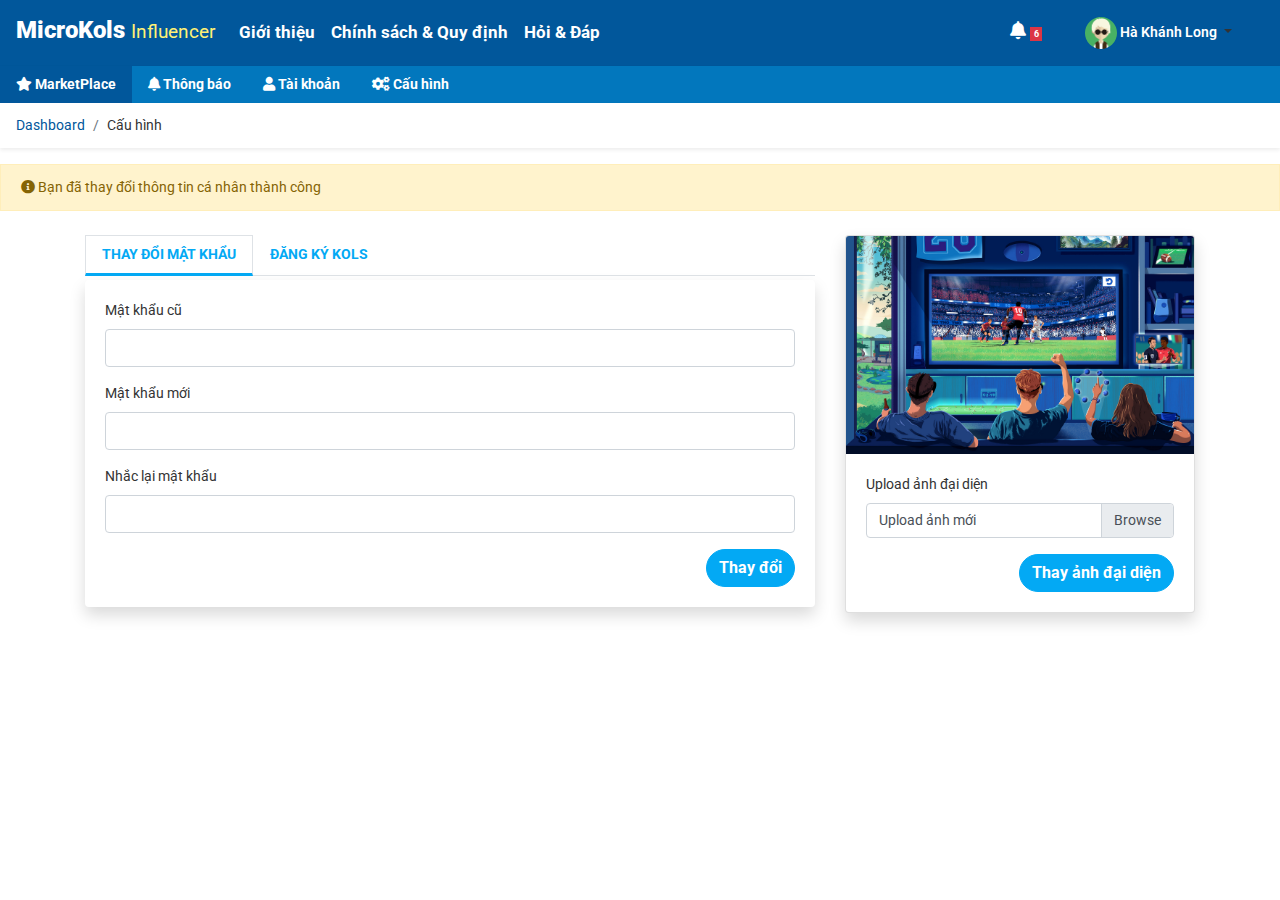
<file: www/influencer-configuration.html>
<!DOCTYPE html> 
<html lang="en">
<head>
  <meta charset="utf-8">
  <meta http-equiv="X-UA-Compatible" content="IE=edge">
  <meta name="viewport" content="width=device-width, initial-scale=1">
	<title>Configuration | Booterator</title>

  <link rel="stylesheet" type="text/css" href="css/bootstrap.min.css">  
  <!-- <link rel="stylesheet" type="text/css" href="css/font-awesome.min.css"> v4.7--> 
  <link rel="stylesheet" type="text/css" href="css/fontawesome-all.min.css"> <!--v 5.12 -->
  
  <link rel="stylesheet" type="text/css" href="css/theme.css">
  <link href='https://fonts.googleapis.com/css?family=Roboto:400,700,300'rel='stylesheet' type='text/css'>
  

  <!-- HTML5 shim and Respond.js for IE8 support of HTML5 elements and media queries -->
  <!-- WARNING: Respond.js doesn't work if you view the page via file:// -->
  <!--[if lt IE 9]>
    <script src="https://oss.maxcdn.com/html5shiv/3.7.2/html5shiv.min.js"></script>
    <script src="https://oss.maxcdn.com/respond/1.4.2/respond.min.js"></script>
  <![endif]-->
</head>
<body>
    
	<header class="shadow-sm">
  <nav class="navbar navbar-expand-lg">
    <button class="navbar-toggler" type="button" data-toggle="collapse" data-target="#navbarTogglerDemo03" aria-controls="navbarTogglerDemo03" aria-expanded="false" aria-label="Toggle navigation">
      <span class="navbar-toggler-icon"></span>
    </button>
    
    <a class="navbar-brand pt-2" href="#"><h4>MicroKols <small>Influencer</small></h4></a>

    <div class="collapse navbar-collapse" id="navbarTogglerDemo03">
      <ul class="navbar-nav mr-auto">
        <li class="nav-item active">
          <a class="nav-link menu-link" href="/">Giới thiệu <span class="sr-only">(current)</span></a>
        </li>
        <li class="nav-item">
          <a class="nav-link menu-link" href="/">Chính sách & Quy định</a>
        </li>
        <li class="nav-item">
          <a class="nav-link menu-link" href="/">Hỏi & Đáp</a>
        </li>
      </ul>
      <ul class="list-inline my-2 my-md-0 mr-md-3">
        <li class="list-inline-item">
          <a class="nav-link menu-link notification" href="#">
            <i class="fas fa-bell mr-1"></i><span class="badge badge-danger">6</span>
          </a>  
        </li>
        <li class="list-inline-item">
          <div class="nav-link btn-group">                
            <div class="dropdown-toggle" data-toggle="dropdown">
              <img src="img/avatar.png" width="32" height="32" class="rounded-circle"/>
              <span class="text-blue500">Hà Khánh Long</span>
            </div>        
            <div class="dropdown-menu dropdown-menu-right mr-2">
              <a class="dropdown-item mt-2" href="#"><i class="fas fa-cog"></i> Cấu hình</a>
              <a class="dropdown-item" href="#"><i class="fas fa-key"></i> Thay đổi mật khẩu</a>
              <a class="dropdown-item" href="#"><i class="fas fa-sign-out-alt"></i> Thoát</a>          
            </div>
          </div>  
        </li>
        
      
      </ul>     
    </div>
  </nav>
</header>
<div class="nav-scroller bg-white shadow-sm header-menu-container">
  <div class="container-fluid">
    <ul class="nav nav-pills header-menu">      
      <li class="nav-item">
        <a class="nav-link active" href="/marketplace.html"><i class="fas fa-star"></i> MarketPlace</a>
      </li>      
      <li class="nav-item">
        <a class="nav-link" href="/notification.html"><i class="fas fa-bell"></i> Thông báo</a>
      </li>
      <li class="nav-item">
        <a class="nav-link" href="/influencer-settings.html"><i class="fas fa-user"></i> Tài khoản</a>
      </li>      
      <li class="nav-item">
        <a class="nav-link" href="/influencer-configuration.html"><i class="fas fa-cogs"></i> Cấu hình</a>
      </li>     
    </ul>
  </div>
 
</div>






	<nav class="shadow-sm">
    <ol class="breadcrumb">
      <li class="breadcrumb-item" aria-current="page"><a class="breadcrumb-link" href="/">Dashboard</a></li>
      <li class="breadcrumb-item" aria-current="page">Cấu hình</li>      
    </ol>
</nav>
<div class="alert alert-warning" role="alert">
  <i class="fas fa-info-circle"></i> Bạn đã thay đổi thông tin cá nhân thành công
</div>
<div class="container mt-4">
    <div class="row">
        <div class="col-md-8">

          <ul class="nav nav-tabs nav-campaign">
            <li class="nav-item">
              <a class="nav-link active" id="influencer-change-password-tab" data-toggle="tab" href="#influencer-change-password" role="tab">Thay đổi mật khẩu</a>
            </li>
            <li class="nav-item">
              <a class="nav-link" id="influencer-register-kols-tab" data-toggle="tab" href="#influencer-register-kols" role="tab">Đăng ký Kols</a>
            </li>                   
          </ul>     
          <div class="tab-content" id="myTabContent">
            <div class="tab-pane fade show active" id="influencer-change-password" role="tabpanel">
                <div class="card mb-3 shadow border-0 mt-1">    
    <div class="card-body">
    
        <form>
            <div class="form-group">
                <label>Mật khẩu cũ</label>
                <input type="password" class="form-control">
            </div>
            <div class="form-group">
                <label>Mật khẩu mới</label>
                <input type="password" class="form-control">
            </div>
            <div class="form-group">
                <label>Nhắc lại mật khẩu</label>
                <input type="password" class="form-control">
            </div>                        
            <div class="text-right">
                <button class="btn btn-outline-primary">Thay đổi</button>
            </div>
        
            
        </form>

     
    </div>
</div>

            </div>
            <div class="tab-pane fade" id="influencer-register-kols" role="tabpanel">
                <div class="card mb-3 shadow border-0 mt-1">    
    <div class="card-body">
    
        <form>

            <div class="form-group">
                <label for="Type">Loại tài khoản</label>
                    <div>

                        <div class="custom-control custom-radio">
                            <input type="radio" id="radioRegular" value="Regular" name="Type" checked="checked" class="custom-control-input">
                            <label class="custom-control-label" for="radioRegular">
                                Tài khoản thường


                            <span data-toggle="tooltip" data-html="true" title="" data-original-title="Mô tả tài khoản thường"><i class="fa fa-question-circle"></i></span>

                        </label>
                    </div>
                    <div class="ml-3 pl-5">

                    </div>
                </div>
                    <div>

                        <div class="custom-control custom-radio">
                            <input type="radio" id="radioHotTeen" value="HotTeen" name="Type" class="custom-control-input">
                            <label class="custom-control-label" for="radioHotTeen">
                                Tài khoản Hot Teen


                            <span data-toggle="tooltip" data-html="true" title="" data-original-title="Mô tả Hotteen"><i class="fa fa-question-circle"></i></span>

                        </label>
                    </div>
                    <div class="ml-3 pl-5">

                    </div>
                </div>
                    <div>

                        <div class="custom-control custom-radio">
                            <input type="radio" id="radioHotMom" value="HotMom" name="Type" class="custom-control-input">
                            <label class="custom-control-label" for="radioHotMom">
                                Tài khoản Hot Mom


                            <span data-toggle="tooltip" data-html="true" title="" data-original-title="Mô tả Hotmom"><i class="fa fa-question-circle"></i></span>

                        </label>
                    </div>
                    <div class="ml-3 pl-5">

                            <div id="dataHotMom">

                                <h6 class="mb-2">
                                    Danh sách con cái
                                </h6>
                                <div class="mb-2">
                                    <button v-on:click="createItem()" type="button" class="btn btn-primary btn-sm">
                                        <span class="fas fa-plus"></span> Thêm con cái
                                    </button>
                                </div>
                                <div class="d-flex mb-2" v-for="(item,idx) in childrens">

                                    <div class="mr-auto form-inline">

                                        <select class="form-control" v-bind:name="'HotMomData['+idx+'].Gender'" v-model="item.Gender">
                                            <option value="1">Nam</option>
                                            <option value="2">Nữ</option>
                                        </select>

                                        <input type="number" placeholder="Tuổi" class="form-control mx-sm-2" v-bind:name="'HotMomData['+idx+'].Age'" v-model="item.Age">
                                        <select class="form-control" name="HotMomData.AgeType" v-bind:name="'HotMomData['+idx+'].AgeType'" v-model="item.AgeType">
                                            <option value="1">Tháng</option>
                                            <option value="2">Tuổi</option>
                                        </select>
                                    </div>

                                </div>


                            </div>
                    </div>
                </div>
                    <div>

                        <div class="custom-control custom-radio">
                            <input type="radio" id="radioHotFacebooker" value="HotFacebooker" name="Type" class="custom-control-input">
                            <label class="custom-control-label" for="radioHotFacebooker">
                                Tài khoản HotFacebooker


                            <span data-toggle="tooltip" data-html="true" title="" data-original-title="Mô tả Facebooker"><i class="fa fa-question-circle"></i></span>

                        </label>
                    </div>
                    <div class="ml-3 pl-5">

                    </div>
                </div>
                    <div>

                        <div class="custom-control custom-radio">
                            <input type="radio" id="radioKols" value="Kols" name="Type" class="custom-control-input">
                            <label class="custom-control-label" for="radioKols">
                                Tài khoản Kols
                            <span data-toggle="tooltip" data-html="true" title="" data-original-title="Mô tả Kols"><i class="fa fa-question-circle"></i></span>

                        </label>
                    </div>
                    
                </div>              
                <span class="field-validation-valid" data-valmsg-for="Type" data-valmsg-replace="true"></span>
            </div>
            <hr>
            <div>
                <div class="custom-control custom-checkbox">
                    <input type="checkbox" id="radioReviewer" value="Kols" name="Type" class="custom-control-input">
                    <label class="custom-control-label" for="radioReviewer">
                        Bạn có thể/phải là một Reviewer
                        <span data-toggle="tooltip" data-html="true" title="" data-original-title="Mô tả Kols"><i class="fa fa-question-circle"></i></span>

                    </label>
                </div>
            
            </div>
            <div class="text-center">
                <input type="submit" value="Đồng ý" class="btn btn-outline-primary">
            </div>
        </form>
        <hr>
        <h5 class="mb-3">Hãy cho chúng tôi biết mức thu nhập mong muốn khi hoàn thành mỗi chiến dịch của chúng tôi</h5>
        <strong>1.Chia sẻ thông điệp, không cần viết caption</strong>
        <div class="row my-2">                        
            <div class="col-md-3">
                <div class="form-group">
                    <label>Tối thiểu</label>
                    <input type="number" disabled="disabled" value="20000" class="form-control">
                </div>                
            </div>
            <div class="col-md-3">
                <div class="form-group">
                    <label>Tối đa</label>
                    <input type="number" disabled="disabled" value="20000" class="form-control">
                </div>                
            </div>
            <div class="col-md-3">
                <div class="form-group">
                    <label>KPI cam kết tối thiểu</label>
                    <input type="number" disabled="disabled" value="20000" class="form-control">
                </div>                
            </div>
            <div class="col-md-3">
                <div class="form-group">
                    <label>&nbsp;</label>
                    <div class="custom-control custom-switch">
                        <input type="checkbox" class="custom-control-input checkbox-ignorecampaigntype" id="switchShareContent" checked="checked" data-url="/Account/UpdateIgnoreCampaignTypes?type=ShareContent&amp;removed=True">
                        <label class="custom-control-label" for="switchShareContent">Đồng ý</label>
                    </div>
                </div>  
               
            </div>
        </div>
        <strong>2.Chia sẻ thông điệp, viết thêm caption</strong>
        <div class="row my-2">                        
            <div class="col-md-3">
                <div class="form-group">
                    <label>Tối thiểu</label>
                    <input type="number" disabled="disabled" value="20000" class="form-control">
                </div>                
            </div>
            <div class="col-md-3">
                <div class="form-group">
                    <label>Tối đa</label>
                    <input type="number" disabled="disabled" value="20000" class="form-control">
                </div>                
            </div>
            <div class="col-md-3">
                <div class="form-group">
                    <label>KPI cam kết tối thiểu</label>
                    <input type="number" disabled="disabled" value="20000" class="form-control">
                </div>                
            </div>
            <div class="col-md-3">
                <div class="form-group">
                    <label>&nbsp;</label>
                    <div class="custom-control custom-switch">
                        <input type="checkbox" class="custom-control-input checkbox-ignorecampaigntype" id="switchShareContent1" checked="checked" data-url="/Account/UpdateIgnoreCampaignTypes?type=ShareContent&amp;removed=True">
                        <label class="custom-control-label" for="switchShareContent1">Đồng ý</label>
                    </div>
                </div>  
               
            </div>
        </div>
        <strong>3.Viết Review về sản phẩm/dịch vụ</strong>
        <div class="row my-2">                        
            <div class="col-md-3">
                <div class="form-group">
                    <label>Tối thiểu</label>
                    <input type="number" disabled="disabled" value="20000" class="form-control">
                </div>                
            </div>
            <div class="col-md-3">
                <div class="form-group">
                    <label>Tối đa</label>
                    <input type="number" disabled="disabled" value="20000" class="form-control">
                </div>                
            </div>
            <div class="col-md-3">
                <div class="form-group">
                    <label>KPI cam kết tối thiểu</label>
                    <input type="number" disabled="disabled" value="20000" class="form-control">
                </div>                
            </div>
            <div class="col-md-3">
                <div class="form-group">
                    <label>&nbsp;</label>
                    <div class="custom-control custom-switch">
                        <input type="checkbox" class="custom-control-input checkbox-ignorecampaigntype" id="switchShareContent2" checked="checked" data-url="/Account/UpdateIgnoreCampaignTypes?type=ShareContent&amp;removed=True">
                        <label class="custom-control-label" for="switchShareContent2">Đồng ý</label>
                    </div>
                </div>  
               
            </div>
        </div>
        <strong>4.Thay hình avatar theo yêu cầu</strong>
        <div class="row my-2">                        
            <div class="col-md-3">
                <div class="form-group">
                    <label>Tối thiểu</label>
                    <input type="number" disabled="disabled" value="20000" class="form-control">
                </div>                
            </div>
            <div class="col-md-3">
                <div class="form-group">
                    <label>Tối đa</label>
                    <input type="number" disabled="disabled" value="20000" class="form-control">
                </div>                
            </div>
            <div class="col-md-3">
                             
            </div>
            <div class="col-md-3">
                <div class="form-group">
                    <label>&nbsp;</label>
                    <div class="custom-control custom-switch">
                        <input type="checkbox" class="custom-control-input checkbox-ignorecampaigntype" id="switchShareContent3" checked="checked" data-url="/Account/UpdateIgnoreCampaignTypes?type=ShareContent&amp;removed=True">
                        <label class="custom-control-label" for="switchShareContent3">Đồng ý</label>
                    </div>
                </div>  
               
            </div>
        </div>
        <strong>5.Tham gia sự kiện và checkin</strong>
        <div class="row my-2">                        
            <div class="col-md-3">
                <div class="form-group">
                    <label>Tối thiểu</label>
                    <input type="number" disabled="disabled" value="20000" class="form-control">
                </div>                
            </div>
            <div class="col-md-3">
                <div class="form-group">
                    <label>Tối đa</label>
                    <input type="number" disabled="disabled" value="20000" class="form-control">
                </div>                
            </div>
            <div class="col-md-3">
                             
            </div>
            <div class="col-md-3">
                <div class="form-group">
                    <label>&nbsp;</label>
                    <div class="custom-control custom-switch">
                        <input type="checkbox" class="custom-control-input checkbox-ignorecampaigntype" id="switchShareContent4" checked="checked" data-url="/Account/UpdateIgnoreCampaignTypes?type=ShareContent&amp;removed=True">
                        <label class="custom-control-label" for="switchShareContent4">Đồng ý</label>
                    </div>
                </div>  
               
            </div>
        </div>
        <strong>6.Chia sẻ link livestream lên tường facebook của mình</strong>
        <div class="row my-2">                        
            <div class="col-md-3">
                <div class="form-group">
                    <label>Tối thiểu</label>
                    <input type="number" disabled="disabled" value="20000" class="form-control">
                </div>                
            </div>
            <div class="col-md-3">
                <div class="form-group">
                    <label>Tối đa</label>
                    <input type="number" disabled="disabled" value="20000" class="form-control">
                </div>                
            </div>
            <div class="col-md-3">
                             
            </div>
            <div class="col-md-3">
                <div class="form-group">
                    <label>&nbsp;</label>
                    <div class="custom-control custom-switch">
                        <input type="checkbox" class="custom-control-input checkbox-ignorecampaigntype" id="switchShareContent5" checked="checked" data-url="/Account/UpdateIgnoreCampaignTypes?type=ShareContent&amp;removed=True">
                        <label class="custom-control-label" for="switchShareContent5">Đồng ý</label>
                    </div>
                </div>  
               
            </div>
        </div>


     
    </div>
</div>
          
            </div>
         
          </div>
      


        </div>
        <div class="col-md-4">
            <div class="card shadow sticky-top">
              <img class="card-img-top" src="img/3.jpg" alt="Card image cap">
              <div class="card-body">              
                <form>                  
                    <div class="form-group">
                      <label>Upload ảnh đại diện</label>
                      <div class="custom-file">
                        <input type="file" class="custom-file-input" id="customFile">
                        <label class="custom-file-label" for="customFile">Upload ảnh mới</label>
                      </div>                      
                    </div>                  
                    <div class="text-right">
                        <button class="btn btn-outline-primary">Thay ảnh đại diện</button>
                    </div>
                    
                </form>
              </div>
            </div>
          </div>

   
    </div>
</div>

	

	<!-- javascript //-->
  <script src="//ajax.googleapis.com/ajax/libs/jquery/1.11.1/jquery.min.js"></script>
  <script src="js/bootbox.min.js" type="text/javascript"></script>
  <script src="js/bootstrap.min.js" type="text/javascript"></script>
  <script>
    $(document).ready(function () {
      // initalize tooltips
      $('[data-toggle="tooltip"]').tooltip();
      // initalize popovers
      $('[data-toggle="popover"]').popover();



      // var slider = document.getElementById("myRange");
      // var output = document.getElementById("myRangeValue");
      // output.innerHTML = slider.value;

      // slider.oninput = function() {
      //   output.innerHTML = this.value;
      // };


      $('#btn-campaign-apply').click(function(){        
          bootbox.alert({
              size: "small",
              title: "Thông báo",
              message: "Bạn đã đồng ý tham gia chiến dịch.",
              callback: function(){ /* your callback code */ },
              centerVertical: true,
              size:"lg"
          });
    });





    });

  
  </script>


<!-- Modal -->
<div class="modal fade" style="z-index: 999999;" id="modal-campaign-form-caption" tabindex="-1" role="dialog" aria-labelledby="exampleModalLabel" aria-hidden="true">
    <div class="modal-dialog modal-lg modal-dialog-centered modal-dialog-scrollable" role="document">
      <div class="modal-content">
        <div class="modal-header">
          <h5 class="modal-title" id="exampleModalLabel">Gửi Caption</h5>
          <button type="button" class="close" data-dismiss="modal" aria-label="Close">
            <span aria-hidden="true">&times;</span>
          </button>
        </div>
        <div class="modal-body">                    
            <!--#################################-->
            <div class="alert alert-success" role="alert">
                <i class="fas fa-info-circle"></i> Đã gửi caption thành công, caption của bạn đang chờ được xét duyệt.
              </div>
            <form>
                <div class="form-group">
                    <label>Nội dung caption</label>
                    <textarea class="form-control" rows="2"></textarea>
                </div>
                <div class="text-right">
                    <button class="btn btn-outline-primary">Gửi</button>
                </div>
                
            </form>

            <!--#################################-->
        </div>
        <div class="modal-footer">
          <button type="button" class="btn btn-secondary" data-dismiss="modal">Đóng</button>          
        </div>
      </div>
    </div>
  </div>
<!-- Modal -->
<div class="modal fade" style="z-index: 999999;" id="modal-campaign-apply-caption" tabindex="-1" role="dialog" aria-labelledby="exampleModalLabel" aria-hidden="true">
    <div class="modal-dialog modal-lg modal-dialog-centered modal-dialog-scrollable" role="document">
      <div class="modal-content">
        <div class="modal-header">
          <h5 class="modal-title" id="exampleModalLabel">Tham gia chiến dịch</h5>
          <button type="button" class="close" data-dismiss="modal" aria-label="Close">
            <span aria-hidden="true">&times;</span>
          </button>
        </div>
        <div class="modal-body">                    
            <!--#################################-->
            <div class="alert alert-success" role="alert">
                <i class="fas fa-info-circle"></i> Đã gửi caption thành công, caption của bạn đang chờ được xét duyệt.
              </div>
            <form>
                <div class="form-group">
                    <label>Nội dung caption bạn muốn chia sẻ</label>
                    <textarea class="form-control" rows="2"></textarea>
                </div>
                <div class="text-right">
                    <button class="btn btn-outline-primary">Gửi và Tham gia chiến dịch</button>
                </div>
                
            </form>

            <!--#################################-->
        </div>
        <div class="modal-footer">
          <button type="button" class="btn btn-secondary" data-dismiss="modal">Đóng</button>          
        </div>
      </div>
    </div>
  </div>
<!-- Modal -->
<div class="modal fade" style="z-index: 999999;" id="modal-campaign-form-content" tabindex="-1" role="dialog" aria-labelledby="exampleModalLabel" aria-hidden="true">
    <div class="modal-dialog modal-lg modal-dialog-centered modal-dialog-scrollable" role="document">
      <div class="modal-content">
        <div class="modal-header">
          <h5 class="modal-title" id="exampleModalLabel">Gửi nội dung</h5>
          <button type="button" class="close" data-dismiss="modal" aria-label="Close">
            <span aria-hidden="true">&times;</span>
          </button>
        </div>
        <div class="modal-body">                    
            <!--#################################-->
            <div class="alert alert-success" role="alert">
                <i class="fas fa-info-circle"></i> Đã gửi nội dung thành công, nội dung của bạn đang chờ được xét duyệt.
              </div>
            <form>
                <div class="form-group">
                    <label>Nội dung</label>
                    <textarea class="form-control" rows="2"></textarea>
                </div>
                <div class="form-group">
                  <label>Ảnh Avatar</label>
                  <div class="custom-file">
                    <input type="file" class="custom-file-input" id="customFile">
                    <label class="custom-file-label" for="customFile">Ảnh avatar</label>
                  </div>
                  <small><i style="color: red;">Chỉ hiện thị cho chiến dịch thuộc loại "thay hình avatar"</i></small>
                </div>
                <div class="form-group">
                  <label>Ảnh nội dung</label>
                  <div class="custom-file">
                    <input type="file" class="custom-file-input" id="customFile">
                    <label class="custom-file-label" for="customFile">Ảnh nội dung</label>
                  </div>
                  <small><i style="color: red;">Chỉ hiện thị cho chiến dịch thuộc loại "Tham gia sự kiện và check in", "Viết Review một sản phẩm hoặc tham gia trải nghiệm"</i></small>
                </div>
                <div class="text-right">
                    <button class="btn btn-outline-primary">Gửi</button>
                </div>
                
            </form>

            <!--#################################-->
        </div>
        <div class="modal-footer">
          <button type="button" class="btn btn-secondary" data-dismiss="modal">Đóng</button>          
        </div>
      </div>
    </div>
  </div>
<!-- Modal -->
<div class="modal fade" style="z-index: 999999;" id="modal-campaign-update-work" tabindex="-1" role="dialog" aria-labelledby="exampleModalLabel" aria-hidden="true">
    <div class="modal-dialog modal-lg modal-dialog-centered modal-dialog-scrollable" role="document">
      <div class="modal-content">
        <div class="modal-header">
          <h5 class="modal-title" id="exampleModalLabel">Thực hiện công việc</h5>          
        </div>
        <div class="modal-body">                    
            <!--#################################-->
            <div class="alert alert-success" role="alert">
                <i class="fas fa-info-circle"></i> Bạn đã cập nhật việc thực hiện công việc thành công.
            </div>
            <div class="mt-2 mb-2 text-center">
                Chờ hệ thống tự động lấy dữ liệu chia sẻ của bạn<br/>
                                --- Hoặc ----
            </div>
            <form>
                <div class="form-group">
                    <label>Copy Link bài post bạn chia sẻ trên Facebook của bạn vào đây</label>
                    <input class="form-control" type="text"></input>
                </div>              
                <div class="text-right">
                    <button class="btn btn-outline-primary">Cập nhật công việc</button>
                </div>
                
            </form>

            <!--#################################-->
        </div>
        <div class="modal-footer">
          <button type="button" class="btn btn-secondary" data-dismiss="modal">Đóng</button>          
        </div>
      </div>
    </div>
  </div>

<!-- Modal -->
<div class="modal fade" style="z-index: 999999;" id="modal-influencer-add-bank" tabindex="-1" role="dialog" aria-labelledby="exampleModalLabel" aria-hidden="true">
    <div class="modal-dialog modal-lg modal-dialog-centered modal-dialog-scrollable" role="document">
      <div class="modal-content">
        <div class="modal-header">
          <h5 class="modal-title" id="exampleModalLabel">Thêm tài khoản ngân hàng</h5>          
        </div>
        <div class="modal-body">                    
            <!--#################################-->
          
            <form>
                <div class="form-group">
                    <label>Tên tài khoản</label>
                    <input type="text" class="form-control"/>
                </div>
                <div class="form-group">
                    <label>Số tài khoản</label>
                    <input type="text" class="form-control"/>
                </div>
                <div class="form-group">
                    <label>Ngân hàng</label>
                    <input type="text" class="form-control" value="Techcom bank"/>
                    
                </div>
                <div class="form-group">
                    <label>Chi nhánh</label>
                    <input type="text" class="form-control" value="Hà Nội"/>                
                </div>                                          
                <div class="text-right">
                    <button class="btn btn-outline-primary">Thêm mới</button>
                </div>
            
                
            </form>

            <!--#################################-->
        </div>
        <div class="modal-footer">
          <button type="button" class="btn btn-secondary" data-dismiss="modal">Đóng</button>          
        </div>
      </div>
    </div>
  </div>

</body>
</html>
</file>
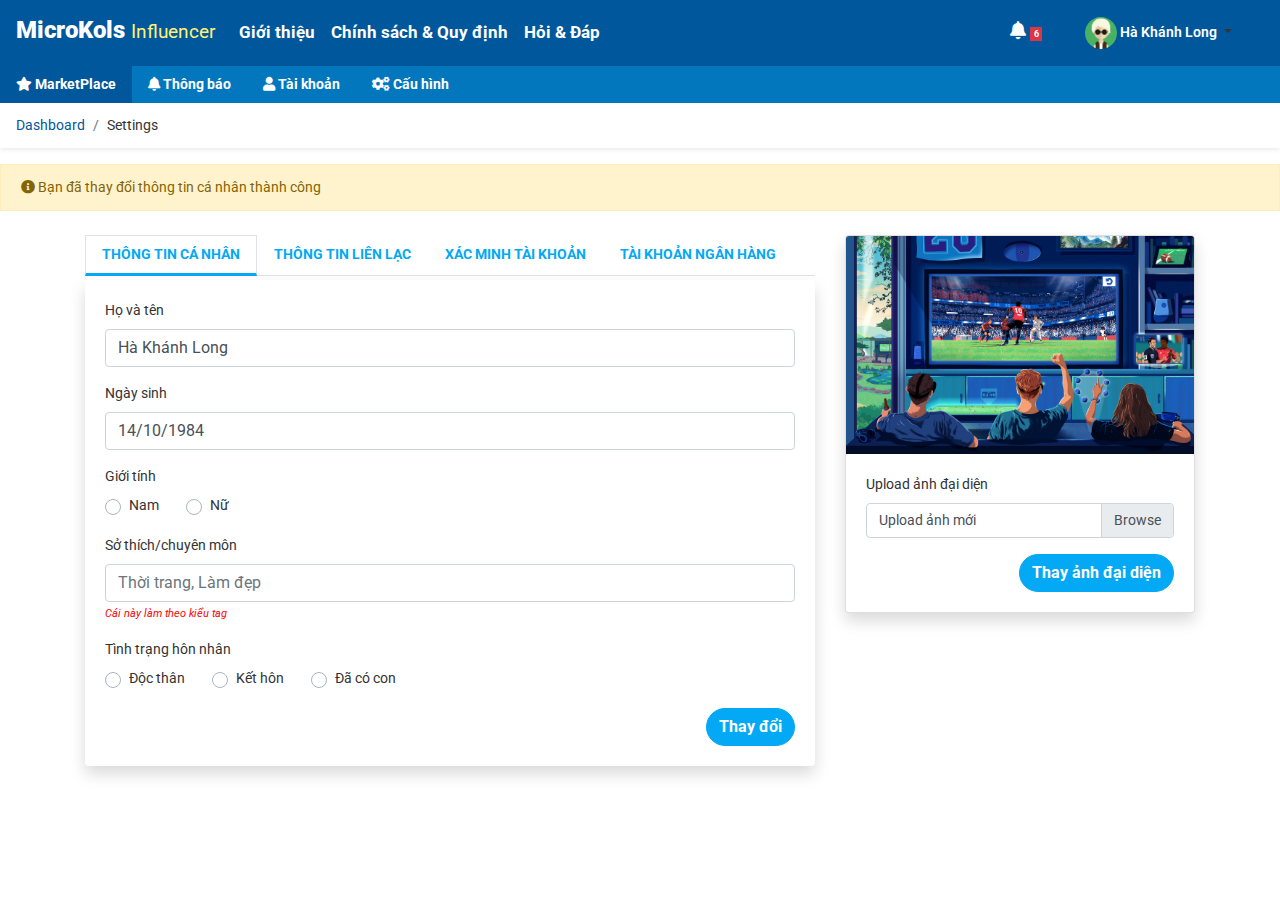
<file: www/influencer-settings.html>
<!DOCTYPE html> 
<html lang="en">
<head>
  <meta charset="utf-8">
  <meta http-equiv="X-UA-Compatible" content="IE=edge">
  <meta name="viewport" content="width=device-width, initial-scale=1">
	<title>Settings | Booterator</title>

  <link rel="stylesheet" type="text/css" href="css/bootstrap.min.css">  
  <!-- <link rel="stylesheet" type="text/css" href="css/font-awesome.min.css"> v4.7--> 
  <link rel="stylesheet" type="text/css" href="css/fontawesome-all.min.css"> <!--v 5.12 -->
  
  <link rel="stylesheet" type="text/css" href="css/theme.css">
  <link href='https://fonts.googleapis.com/css?family=Roboto:400,700,300'rel='stylesheet' type='text/css'>
  

  <!-- HTML5 shim and Respond.js for IE8 support of HTML5 elements and media queries -->
  <!-- WARNING: Respond.js doesn't work if you view the page via file:// -->
  <!--[if lt IE 9]>
    <script src="https://oss.maxcdn.com/html5shiv/3.7.2/html5shiv.min.js"></script>
    <script src="https://oss.maxcdn.com/respond/1.4.2/respond.min.js"></script>
  <![endif]-->
</head>
<body>
    
	<header class="shadow-sm">
  <nav class="navbar navbar-expand-lg">
    <button class="navbar-toggler" type="button" data-toggle="collapse" data-target="#navbarTogglerDemo03" aria-controls="navbarTogglerDemo03" aria-expanded="false" aria-label="Toggle navigation">
      <span class="navbar-toggler-icon"></span>
    </button>
    
    <a class="navbar-brand pt-2" href="#"><h4>MicroKols <small>Influencer</small></h4></a>

    <div class="collapse navbar-collapse" id="navbarTogglerDemo03">
      <ul class="navbar-nav mr-auto">
        <li class="nav-item active">
          <a class="nav-link menu-link" href="/">Giới thiệu <span class="sr-only">(current)</span></a>
        </li>
        <li class="nav-item">
          <a class="nav-link menu-link" href="/">Chính sách & Quy định</a>
        </li>
        <li class="nav-item">
          <a class="nav-link menu-link" href="/">Hỏi & Đáp</a>
        </li>
      </ul>
      <ul class="list-inline my-2 my-md-0 mr-md-3">
        <li class="list-inline-item">
          <a class="nav-link menu-link notification" href="#">
            <i class="fas fa-bell mr-1"></i><span class="badge badge-danger">6</span>
          </a>  
        </li>
        <li class="list-inline-item">
          <div class="nav-link btn-group">                
            <div class="dropdown-toggle" data-toggle="dropdown">
              <img src="img/avatar.png" width="32" height="32" class="rounded-circle"/>
              <span class="text-blue500">Hà Khánh Long</span>
            </div>        
            <div class="dropdown-menu dropdown-menu-right mr-2">
              <a class="dropdown-item mt-2" href="#"><i class="fas fa-cog"></i> Cấu hình</a>
              <a class="dropdown-item" href="#"><i class="fas fa-key"></i> Thay đổi mật khẩu</a>
              <a class="dropdown-item" href="#"><i class="fas fa-sign-out-alt"></i> Thoát</a>          
            </div>
          </div>  
        </li>
        
      
      </ul>     
    </div>
  </nav>
</header>
<div class="nav-scroller bg-white shadow-sm header-menu-container">
  <div class="container-fluid">
    <ul class="nav nav-pills header-menu">      
      <li class="nav-item">
        <a class="nav-link active" href="/marketplace.html"><i class="fas fa-star"></i> MarketPlace</a>
      </li>      
      <li class="nav-item">
        <a class="nav-link" href="/notification.html"><i class="fas fa-bell"></i> Thông báo</a>
      </li>
      <li class="nav-item">
        <a class="nav-link" href="/influencer-settings.html"><i class="fas fa-user"></i> Tài khoản</a>
      </li>      
      <li class="nav-item">
        <a class="nav-link" href="/influencer-configuration.html"><i class="fas fa-cogs"></i> Cấu hình</a>
      </li>     
    </ul>
  </div>
 
</div>






	<nav class="shadow-sm">
    <ol class="breadcrumb">
      <li class="breadcrumb-item" aria-current="page"><a class="breadcrumb-link" href="/">Dashboard</a></li>
      <li class="breadcrumb-item" aria-current="page">Settings</li>      
    </ol>
</nav>
<div class="alert alert-warning" role="alert">
  <i class="fas fa-info-circle"></i> Bạn đã thay đổi thông tin cá nhân thành công
</div>
<div class="container mt-4">
    <div class="row">
        <div class="col-md-8">

          <ul class="nav nav-tabs nav-campaign">
            <li class="nav-item">
              <a class="nav-link active" id="influencer-info-tab" data-toggle="tab" href="#influencer-info" role="tab">Thông tin cá nhân</a>
            </li>
            <li class="nav-item">
              <a class="nav-link" id="influencer-contact-tab" data-toggle="tab" href="#influencer-contact" role="tab">Thông tin liên lạc</a>
            </li>
            <li class="nav-item">
              <a class="nav-link" id="influencer-identify-tab" data-toggle="tab" href="#influencer-identify" role="tab">Xác minh tài khoản</a>
            </li>
            <li class="nav-item">
              <a class="nav-link" id="influencer-bank-tab" data-toggle="tab" href="#influencer-bank" role="tab">Tài khoản ngân hàng</a>
            </li>            
          </ul>     
          <div class="tab-content" id="myTabContent">
            <div class="tab-pane fade show active" id="influencer-info" role="tabpanel">
                <div class="card mb-3 shadow border-0 mt-1">    
    <div class="card-body">
    
        <form>
            <div class="form-group">
                <label>Họ và tên</label>
                <input type="text" class="form-control" value="Hà Khánh Long">
            </div>
            <div class="form-group">
                <label>Ngày sinh</label>
                <input type="text" class="form-control" value="14/10/1984">
            </div>
            <div class="form-group">
                <label>Giới tính</label>
                <ul class="list-inline">
                    <li class="list-inline-item">
                        <div class="form-check pl-0">
                            <div class="custom-control custom-radio custom-control-inline">
                                <input type="radio" id="customRadioInline1" name="customRadioInline1" class="custom-control-input">
                                <label class="custom-control-label" for="customRadioInline1" style="font-weight: 400">Nam</label>
                            </div>
                      </div>
                    </li>
                    <li class="list-inline-item">
                        <div class="form-check pl-0">
                            <div class="custom-control custom-radio custom-control-inline">
                                <input type="radio" id="customRadioInline2" name="customRadioInline1" class="custom-control-input">
                                <label class="custom-control-label" for="customRadioInline2" style="font-weight: 400">Nữ</label>
                            </div>
                      </div>
                    </li>                                
                </ul>                
            </div>   
            <div class="form-group">
                <label>Sở thích/chuyên môn</label>
                <input type="text" class="form-control" placeholder="Thời trang, Làm đẹp">
                <div>
                    <small><i style="color: red">Cái này làm theo kiểu tag</i></small>
                </div>
            </div>
            <div class="form-group">
                <label>Tình trạng hôn nhân</label>
                <ul class="list-inline">
                    <li class="list-inline-item">
                        <div class="form-check pl-0">
                            <div class="custom-control custom-radio custom-control-inline">
                                <input type="radio" id="customRadioInline3" name="customRadioInline1" class="custom-control-input">
                                <label class="custom-control-label" for="customRadioInline3" style="font-weight: 400">Độc thân</label>
                            </div>
                      </div>
                    </li>
                    <li class="list-inline-item">
                        <div class="form-check pl-0">
                            <div class="custom-control custom-radio custom-control-inline">
                                <input type="radio" id="customRadioInline4" name="customRadioInline1" class="custom-control-input">
                                <label class="custom-control-label" for="customRadioInline4" style="font-weight: 400">Kết hôn</label>
                            </div>
                      </div>
                    </li>
                    <li class="list-inline-item">
                        <div class="form-check pl-0">
                            <div class="custom-control custom-radio custom-control-inline">
                                <input type="radio" id="customRadioInline5" name="customRadioInline1" class="custom-control-input">
                                <label class="custom-control-label" for="customRadioInline5" style="font-weight: 400">Đã có con</label>
                            </div>
                      </div>
                    </li>                                 
                </ul>                
            </div>                       
            <div class="text-right">
                <button class="btn btn-outline-primary">Thay đổi</button>
            </div>
        
            
        </form>

     
    </div>
</div>

            </div>
            <div class="tab-pane fade" id="influencer-contact" role="tabpanel">
                <div class="card mb-3 shadow border-0 mt-1">    
    <div class="card-body">
    
        <form>
            <div class="form-group">
                <label>Số điện thoại</label>
                <input type="text" class="form-control">
            </div>
            <div class="form-group">
                <label>Địa chỉ (Nơi bạn sinh sống)</label>
                <input type="text" class="form-control">
            </div>
            <div class="form-group">
                <label>Tỉnh thành phố</label>
                <select name="CityId" id="CityId" data-district="0" class="form-control valid" aria-invalid="false">
                    <option value="1">Hà Nội</option>
                    <option value="2">Hồ Chí Minh</option>
                    <option value="11">Đắk Nông</option>
                    <option value="12">Hải Phòng</option>
                    <option value="13">Đà Nẵng</option>
                    <option value="14">
                        Cần Thơ
                    </option>
                    <option value="15">
                        Bạc Liêu
                    </option>
                    <option value="16">
                        Bắc Giang
                    </option>
                    <option value="17">
                        Bắc Cạn
                    </option>
                    <option value="18">
                        Bắc Ninh
                    </option>
                    <option value="19">
                        Bến Tre
                    </option>
                    <option value="20">
                        Bình Dương
                    </option>
                    <option value="21">
                        Bình Định
                    </option>
                    <option value="22">
                        Bình Phước
                    </option>
                    <option value="23">
                        Bình Thuận
                    </option>
                    <option value="24">
                        Cà Mau
                    </option>
                    <option value="25">
                        Cao Bằng
                    </option>
                    <option value="26">
                        Đắk Lắk
                    </option>
                    <option value="27">
                        Đồng Nai
                    </option>
                    <option value="28">
                        Đồng Tháp
                    </option>
                    <option value="29">
                        Gia Lai
                    </option>
                    <option value="30">
                        Hà Giang
                    </option>
                    <option value="31">
                        Hà Nam
                    </option>
                    <option value="32">
                        Hà Tây
                    </option>
                    <option value="33">
                        Hà Tĩnh
                    </option>
                    <option value="34">
                        Hải Dương
                    </option>
                    <option value="35">
                        Hòa Bình
                    </option>
                    <option value="36">
                        Hưng Yên
                    </option>
                    <option value="37">
                        Khánh Hòa
                    </option>
                    <option value="38">
                        Kiên Giang
                    </option>
                    <option value="39">
                        Kon Tum
                    </option>
                    <option value="40">
                        Lai Châu
                    </option>
                    <option value="41">
                        Lạng Sơn
                    </option>
                    <option value="42">
                        Lào Cai
                    </option>
                    <option value="43">
                        Lâm Đồng
                    </option>
                    <option value="44">
                        Long An
                    </option>
                    <option value="45">
                        Nam Định
                    </option>
                    <option value="46">
                        Nghệ An
                    </option>
                    <option value="47">
                        Ninh Bình
                    </option>
                    <option value="48">
                        Ninh Thuận
                    </option>
                    <option value="49">
                        Phú Thọ
                    </option>
                    <option value="50">
                        Phú Yên
                    </option>
                    <option value="51">
                        Quảng Bình
                    </option>
                    <option value="52">
                        Quảng Nam
                    </option>
                    <option value="53">
                        Quảng Ngãi
                    </option>
                    <option value="54">
                        Quảng Ninh
                    </option>
                    <option value="55">
                        Quảng Trị
                    </option>
                    <option value="56">
                        Sóc Trăng
                    </option>
                    <option value="57">
                        Sơn La
                    </option>
                    <option value="58">
                        Tây Ninh
                    </option>
                    <option value="59">
                        Thái Bình
                    </option>
                    <option value="60">
                        Thái Nguyên
                    </option>
                    <option value="61">
                        Thanh Hóa
                    </option>
                    <option value="62">
                        Thừa Thiên Huế
                    </option>
                    <option value="63">
                        Tiền Giang
                    </option>
                    <option value="64">
                        Trà Vinh
                    </option>
                    <option value="65">
                        Tuyên Quang
                    </option>
                    <option value="66">
                        Vĩnh Long
                    </option>
                    <option value="67">
                        Vĩnh Phúc
                    </option>
                    <option value="68">
                        Yên Bái
                    </option>
                    <option value="69">
                        An giang
                    </option>
                    <option value="70">
                        Bà Rịa - Vũng Tàu
                    </option>
                    <option value="71">
                        Hậu Giang
                    </option>
                    <option value="72">
                        Điện Biên
                    </option>
                </select>
            </div>
            <div class="form-group">
                <label>Quận huyện</label>
                <select name="DistrictId" id="DistrictId" class="form-control valid" aria-invalid="false">
                    <option value="1">Q. Ba Đình</option>
                    <option value="2">Q.Cầu Giấy</option>
                    <option value="3">Q.Đống Đa</option>
                    <option value="4">Q.Hà Đông</option>
                    <option value="5">Q.Hai Bà Trưng</option>
                    <option value="6">Q.Hoàn Kiếm</option>
                    <option value="7">Q.Hoàng Mai</option>
                    <option value="8">Q.Long Biên</option>
                    <option value="9">Q.Tây Hồ</option>
                    <option value="10">Q.Thanh Xuân</option>
                    <option value="11">TX.Sơn Tây</option>
                    <option value="12">H.Ba Vì</option>
                    <option value="13">H.Chương Mỹ</option>
                    <option value="14">H.Đan Phượng</option>
                    <option value="15">H.Đông Anh</option>
                    <option value="16">H.Gia Lâm</option>
                    <option value="17">H.Mê Linh</option>
                    <option value="18">H.Mỹ Đức</option>
                    <option value="19">H.Phú Xuyên</option>
                    <option value="20">H.Phúc Thọ</option>
                    <option value="21">H.Quốc Oai</option>
                    <option value="22">H.Sóc Sơn</option>
                    <option value="23">H.Thạch Thất</option>
                    <option value="24">H.Thanh Oai</option>
                    <option value="25">H.Thanh Trì</option>
                    <option value="26">H.Thường Tín</option>
                    <option value="27">H.Từ Liêm</option>
                    <option value="28">H.Ứng Hòa</option>
                    <option value="29">Hoài Đức</option>
                    <option value="1000">Không xác định</option>
                </select>
            </div>
            <p class="small text-danger">
                * Bạn cẩn đảm bảo thông tin mình khai báo là chính xác. Hệ thống sẽ dựa vào thông tin bạn khai báo để gửi thông báo cũng như thanh toán cho các chiến dịch mà bạn thực hiện.
                Nếu khai báo sai bạn có thể không nhận được thanh toán hoặc thông báo chiến dịch mới. Chúng tôi không chịu trách nhiệm nếu sự cố do bạn khai báo 
            </p>                
            <div class="text-right">
                <button class="btn btn-outline-primary">Thay đổi</button>
            </div>
        
            
        </form>

     
    </div>
</div>
          
            </div>
            <div class="tab-pane fade" id="influencer-identify" role="tabpanel">
              <div class="card mb-3 shadow border-0 mt-1">    
    <div class="card-body">
    
        <form>
            <div class="form-group">
                <label>Họ tên</label>
                <input type="text" class="form-control">
            </div>
            <div class="form-group">
                <label>Số CMND</label>
                <input type="text" class="form-control">
            </div>
            <div class="form-group">
                <label>Ngày cấp</label>
                <input type="text" class="form-control" value="08/01/2009">
                
            </div>
            <div class="form-group">
                <label>Nơi cấp</label>
                <input type="text" class="form-control" value="Hà Nội">                
            </div>
            <div class="form-group">
                <label>Upload mặt trước</label>
                <div class="custom-file">
                  <input type="file" class="custom-file-input" id="customFile">
                  <label class="custom-file-label" for="customFile">Upload ảnh</label>
                </div>                      
              </div>  
              <div class="form-group">
                <label>Upload mặt sau</label>
                <div class="custom-file">
                  <input type="file" class="custom-file-input" id="customFile">
                  <label class="custom-file-label" for="customFile">Upload ảnh</label>
                </div>                      
              </div>  
                        
            <div class="text-right">
                <button class="btn btn-outline-primary">Thay đổi</button>
            </div>
        
            
        </form>

     
    </div>
</div>

            </div>
            <div class="tab-pane fade" id="influencer-bank" role="tabpanel">
              <div class="card mb-3 shadow border-0 mt-1">    
    <div class="card-body">
        <table class="table table-bordered">
            <thead>
              <tr>
                <th scope="col">#</th>
                <th scope="col">Tài khoản</th>
                <th scope="col">Số tài khoản</th>
                <th scope="col">Ngân hàng</th>
                <th scope="col">Chi nhánh</th>
              </tr>
            </thead>
            <tbody>
              <tr>
                <th scope="row">1</th>
                <td>Mark</td>
                <td>Otto</td>
                <td>@mdo</td>
                <td>@mdo</td>
              </tr>
              <tr>
                <th scope="row">2</th>
                <td>Jacob</td>
                <td>Thornton</td>
                <td>@fat</td>
                <td>@mdo</td>
              </tr>
              <tr>
                <th scope="row">3</th>
                <td>Larry the Bird</td>
                <td>@twitter</td>
                <td>@mdo</td>
                <td>@mdo</td>
              </tr>
            </tbody>
          </table>
        <div class="text-right">
            <button class="btn btn-outline-primary" data-toggle="modal" data-target="#modal-influencer-add-bank">Thêm tài khoản</button>
        </div>            
    </div>
</div>


            </div>
          </div>
      


        </div>
        <div class="col-md-4">
            <div class="card shadow sticky-top">
              <img class="card-img-top" src="img/3.jpg" alt="Card image cap">
              <div class="card-body">              
                <form>                  
                    <div class="form-group">
                      <label>Upload ảnh đại diện</label>
                      <div class="custom-file">
                        <input type="file" class="custom-file-input" id="customFile">
                        <label class="custom-file-label" for="customFile">Upload ảnh mới</label>
                      </div>                      
                    </div>                  
                    <div class="text-right">
                        <button class="btn btn-outline-primary">Thay ảnh đại diện</button>
                    </div>
                    
                </form>
              </div>
            </div>
          </div>

   
    </div>
</div>

	

	<!-- javascript //-->
  <script src="//ajax.googleapis.com/ajax/libs/jquery/1.11.1/jquery.min.js"></script>
  <script src="js/bootbox.min.js" type="text/javascript"></script>
  <script src="js/bootstrap.min.js" type="text/javascript"></script>
  <script>
    $(document).ready(function () {
      // initalize tooltips
      $('[data-toggle="tooltip"]').tooltip();
      // initalize popovers
      $('[data-toggle="popover"]').popover();



      // var slider = document.getElementById("myRange");
      // var output = document.getElementById("myRangeValue");
      // output.innerHTML = slider.value;

      // slider.oninput = function() {
      //   output.innerHTML = this.value;
      // };


      $('#btn-campaign-apply').click(function(){        
          bootbox.alert({
              size: "small",
              title: "Thông báo",
              message: "Bạn đã đồng ý tham gia chiến dịch.",
              callback: function(){ /* your callback code */ },
              centerVertical: true,
              size:"lg"
          });
    });





    });

  
  </script>


<!-- Modal -->
<div class="modal fade" style="z-index: 999999;" id="modal-campaign-form-caption" tabindex="-1" role="dialog" aria-labelledby="exampleModalLabel" aria-hidden="true">
    <div class="modal-dialog modal-lg modal-dialog-centered modal-dialog-scrollable" role="document">
      <div class="modal-content">
        <div class="modal-header">
          <h5 class="modal-title" id="exampleModalLabel">Gửi Caption</h5>
          <button type="button" class="close" data-dismiss="modal" aria-label="Close">
            <span aria-hidden="true">&times;</span>
          </button>
        </div>
        <div class="modal-body">                    
            <!--#################################-->
            <div class="alert alert-success" role="alert">
                <i class="fas fa-info-circle"></i> Đã gửi caption thành công, caption của bạn đang chờ được xét duyệt.
              </div>
            <form>
                <div class="form-group">
                    <label>Nội dung caption</label>
                    <textarea class="form-control" rows="2"></textarea>
                </div>
                <div class="text-right">
                    <button class="btn btn-outline-primary">Gửi</button>
                </div>
                
            </form>

            <!--#################################-->
        </div>
        <div class="modal-footer">
          <button type="button" class="btn btn-secondary" data-dismiss="modal">Đóng</button>          
        </div>
      </div>
    </div>
  </div>
<!-- Modal -->
<div class="modal fade" style="z-index: 999999;" id="modal-campaign-apply-caption" tabindex="-1" role="dialog" aria-labelledby="exampleModalLabel" aria-hidden="true">
    <div class="modal-dialog modal-lg modal-dialog-centered modal-dialog-scrollable" role="document">
      <div class="modal-content">
        <div class="modal-header">
          <h5 class="modal-title" id="exampleModalLabel">Tham gia chiến dịch</h5>
          <button type="button" class="close" data-dismiss="modal" aria-label="Close">
            <span aria-hidden="true">&times;</span>
          </button>
        </div>
        <div class="modal-body">                    
            <!--#################################-->
            <div class="alert alert-success" role="alert">
                <i class="fas fa-info-circle"></i> Đã gửi caption thành công, caption của bạn đang chờ được xét duyệt.
              </div>
            <form>
                <div class="form-group">
                    <label>Nội dung caption bạn muốn chia sẻ</label>
                    <textarea class="form-control" rows="2"></textarea>
                </div>
                <div class="text-right">
                    <button class="btn btn-outline-primary">Gửi và Tham gia chiến dịch</button>
                </div>
                
            </form>

            <!--#################################-->
        </div>
        <div class="modal-footer">
          <button type="button" class="btn btn-secondary" data-dismiss="modal">Đóng</button>          
        </div>
      </div>
    </div>
  </div>
<!-- Modal -->
<div class="modal fade" style="z-index: 999999;" id="modal-campaign-form-content" tabindex="-1" role="dialog" aria-labelledby="exampleModalLabel" aria-hidden="true">
    <div class="modal-dialog modal-lg modal-dialog-centered modal-dialog-scrollable" role="document">
      <div class="modal-content">
        <div class="modal-header">
          <h5 class="modal-title" id="exampleModalLabel">Gửi nội dung</h5>
          <button type="button" class="close" data-dismiss="modal" aria-label="Close">
            <span aria-hidden="true">&times;</span>
          </button>
        </div>
        <div class="modal-body">                    
            <!--#################################-->
            <div class="alert alert-success" role="alert">
                <i class="fas fa-info-circle"></i> Đã gửi nội dung thành công, nội dung của bạn đang chờ được xét duyệt.
              </div>
            <form>
                <div class="form-group">
                    <label>Nội dung</label>
                    <textarea class="form-control" rows="2"></textarea>
                </div>
                <div class="form-group">
                  <label>Ảnh Avatar</label>
                  <div class="custom-file">
                    <input type="file" class="custom-file-input" id="customFile">
                    <label class="custom-file-label" for="customFile">Ảnh avatar</label>
                  </div>
                  <small><i style="color: red;">Chỉ hiện thị cho chiến dịch thuộc loại "thay hình avatar"</i></small>
                </div>
                <div class="form-group">
                  <label>Ảnh nội dung</label>
                  <div class="custom-file">
                    <input type="file" class="custom-file-input" id="customFile">
                    <label class="custom-file-label" for="customFile">Ảnh nội dung</label>
                  </div>
                  <small><i style="color: red;">Chỉ hiện thị cho chiến dịch thuộc loại "Tham gia sự kiện và check in", "Viết Review một sản phẩm hoặc tham gia trải nghiệm"</i></small>
                </div>
                <div class="text-right">
                    <button class="btn btn-outline-primary">Gửi</button>
                </div>
                
            </form>

            <!--#################################-->
        </div>
        <div class="modal-footer">
          <button type="button" class="btn btn-secondary" data-dismiss="modal">Đóng</button>          
        </div>
      </div>
    </div>
  </div>
<!-- Modal -->
<div class="modal fade" style="z-index: 999999;" id="modal-campaign-update-work" tabindex="-1" role="dialog" aria-labelledby="exampleModalLabel" aria-hidden="true">
    <div class="modal-dialog modal-lg modal-dialog-centered modal-dialog-scrollable" role="document">
      <div class="modal-content">
        <div class="modal-header">
          <h5 class="modal-title" id="exampleModalLabel">Thực hiện công việc</h5>          
        </div>
        <div class="modal-body">                    
            <!--#################################-->
            <div class="alert alert-success" role="alert">
                <i class="fas fa-info-circle"></i> Bạn đã cập nhật việc thực hiện công việc thành công.
            </div>
            <div class="mt-2 mb-2 text-center">
                Chờ hệ thống tự động lấy dữ liệu chia sẻ của bạn<br/>
                                --- Hoặc ----
            </div>
            <form>
                <div class="form-group">
                    <label>Copy Link bài post bạn chia sẻ trên Facebook của bạn vào đây</label>
                    <input class="form-control" type="text"></input>
                </div>              
                <div class="text-right">
                    <button class="btn btn-outline-primary">Cập nhật công việc</button>
                </div>
                
            </form>

            <!--#################################-->
        </div>
        <div class="modal-footer">
          <button type="button" class="btn btn-secondary" data-dismiss="modal">Đóng</button>          
        </div>
      </div>
    </div>
  </div>

<!-- Modal -->
<div class="modal fade" style="z-index: 999999;" id="modal-influencer-add-bank" tabindex="-1" role="dialog" aria-labelledby="exampleModalLabel" aria-hidden="true">
    <div class="modal-dialog modal-lg modal-dialog-centered modal-dialog-scrollable" role="document">
      <div class="modal-content">
        <div class="modal-header">
          <h5 class="modal-title" id="exampleModalLabel">Thêm tài khoản ngân hàng</h5>          
        </div>
        <div class="modal-body">                    
            <!--#################################-->
          
            <form>
                <div class="form-group">
                    <label>Tên tài khoản</label>
                    <input type="text" class="form-control"/>
                </div>
                <div class="form-group">
                    <label>Số tài khoản</label>
                    <input type="text" class="form-control"/>
                </div>
                <div class="form-group">
                    <label>Ngân hàng</label>
                    <input type="text" class="form-control" value="Techcom bank"/>
                    
                </div>
                <div class="form-group">
                    <label>Chi nhánh</label>
                    <input type="text" class="form-control" value="Hà Nội"/>                
                </div>                                          
                <div class="text-right">
                    <button class="btn btn-outline-primary">Thêm mới</button>
                </div>
            
                
            </form>

            <!--#################################-->
        </div>
        <div class="modal-footer">
          <button type="button" class="btn btn-secondary" data-dismiss="modal">Đóng</button>          
        </div>
      </div>
    </div>
  </div>

</body>
</html>
</file>
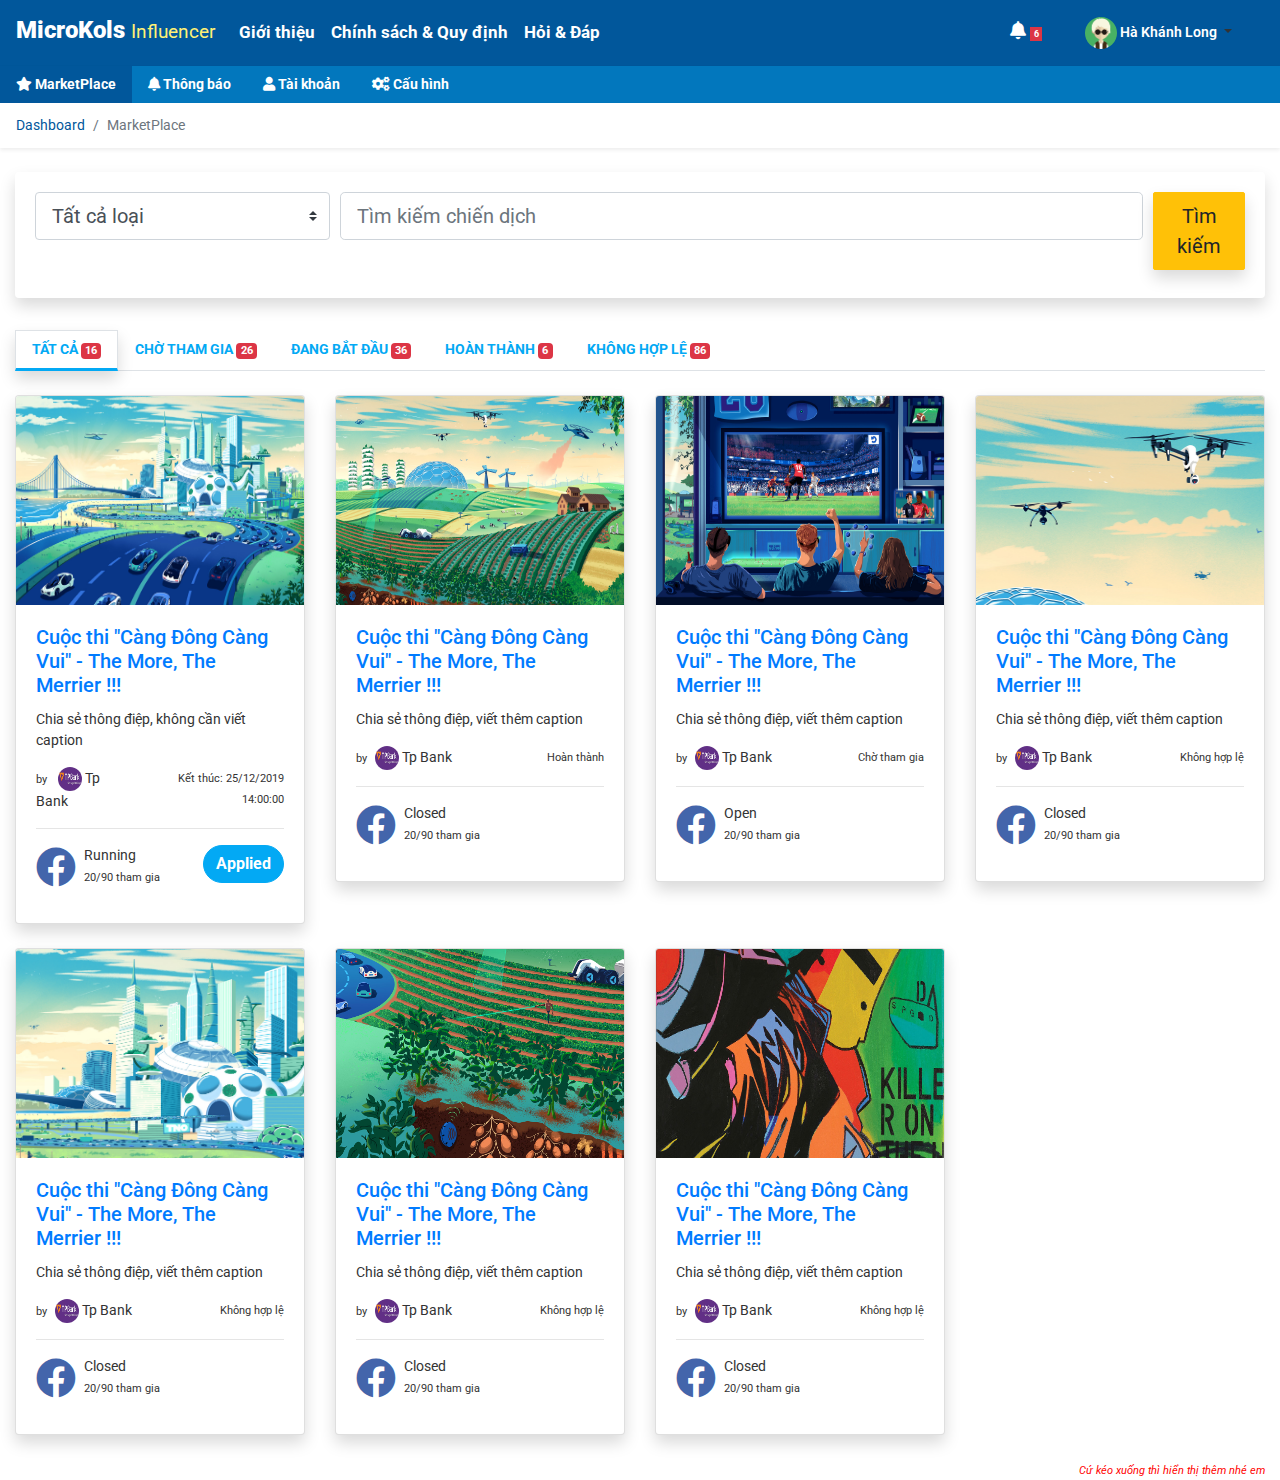
<file: www/marketplace.html>
<!DOCTYPE html> 
<html lang="en">
<head>
  <meta charset="utf-8">
  <meta http-equiv="X-UA-Compatible" content="IE=edge">
  <meta name="viewport" content="width=device-width, initial-scale=1">
	<title>MarketPlace | Booterator</title>

  <link rel="stylesheet" type="text/css" href="css/bootstrap.min.css">  
  <!-- <link rel="stylesheet" type="text/css" href="css/font-awesome.min.css"> v4.7--> 
  <link rel="stylesheet" type="text/css" href="css/fontawesome-all.min.css"> <!--v 5.12 -->
  
  <link rel="stylesheet" type="text/css" href="css/theme.css">
  <link href='https://fonts.googleapis.com/css?family=Roboto:400,700,300'rel='stylesheet' type='text/css'>
  

  <!-- HTML5 shim and Respond.js for IE8 support of HTML5 elements and media queries -->
  <!-- WARNING: Respond.js doesn't work if you view the page via file:// -->
  <!--[if lt IE 9]>
    <script src="https://oss.maxcdn.com/html5shiv/3.7.2/html5shiv.min.js"></script>
    <script src="https://oss.maxcdn.com/respond/1.4.2/respond.min.js"></script>
  <![endif]-->
</head>
<body>
    
	<header class="shadow-sm">
  <nav class="navbar navbar-expand-lg">
    <button class="navbar-toggler" type="button" data-toggle="collapse" data-target="#navbarTogglerDemo03" aria-controls="navbarTogglerDemo03" aria-expanded="false" aria-label="Toggle navigation">
      <span class="navbar-toggler-icon"></span>
    </button>
    
    <a class="navbar-brand pt-2" href="#"><h4>MicroKols <small>Influencer</small></h4></a>

    <div class="collapse navbar-collapse" id="navbarTogglerDemo03">
      <ul class="navbar-nav mr-auto">
        <li class="nav-item active">
          <a class="nav-link menu-link" href="/">Giới thiệu <span class="sr-only">(current)</span></a>
        </li>
        <li class="nav-item">
          <a class="nav-link menu-link" href="/">Chính sách & Quy định</a>
        </li>
        <li class="nav-item">
          <a class="nav-link menu-link" href="/">Hỏi & Đáp</a>
        </li>
      </ul>
      <ul class="list-inline my-2 my-md-0 mr-md-3">
        <li class="list-inline-item">
          <a class="nav-link menu-link notification" href="#">
            <i class="fas fa-bell mr-1"></i><span class="badge badge-danger">6</span>
          </a>  
        </li>
        <li class="list-inline-item">
          <div class="nav-link btn-group">                
            <div class="dropdown-toggle" data-toggle="dropdown">
              <img src="img/avatar.png" width="32" height="32" class="rounded-circle"/>
              <span class="text-blue500">Hà Khánh Long</span>
            </div>        
            <div class="dropdown-menu dropdown-menu-right mr-2">
              <a class="dropdown-item mt-2" href="#"><i class="fas fa-cog"></i> Cấu hình</a>
              <a class="dropdown-item" href="#"><i class="fas fa-key"></i> Thay đổi mật khẩu</a>
              <a class="dropdown-item" href="#"><i class="fas fa-sign-out-alt"></i> Thoát</a>          
            </div>
          </div>  
        </li>
        
      
      </ul>     
    </div>
  </nav>
</header>
<div class="nav-scroller bg-white shadow-sm header-menu-container">
  <div class="container-fluid">
    <ul class="nav nav-pills header-menu">      
      <li class="nav-item">
        <a class="nav-link active" href="/marketplace.html"><i class="fas fa-star"></i> MarketPlace</a>
      </li>      
      <li class="nav-item">
        <a class="nav-link" href="/notification.html"><i class="fas fa-bell"></i> Thông báo</a>
      </li>
      <li class="nav-item">
        <a class="nav-link" href="/influencer-settings.html"><i class="fas fa-user"></i> Tài khoản</a>
      </li>      
      <li class="nav-item">
        <a class="nav-link" href="/influencer-configuration.html"><i class="fas fa-cogs"></i> Cấu hình</a>
      </li>     
    </ul>
  </div>
 
</div>






	<nav class="shadow-sm">
  <ol class="breadcrumb">
    <li class="breadcrumb-item" aria-current="page"><a class="breadcrumb-link" href="#">Dashboard</a></li>
    <li class="breadcrumb-item active" aria-current="page">MarketPlace</li>
  </ol>
</nav>
<div class="container-fluid mt-4">
  <div class="row">
    <div class="col-md-12">
      <div class="card mb-3 shadow border-0">
        <div class="card-body">                        
            <div class="row">
                <div class="col-lg-12 col-sm-12">
                    <form>
                        <div class="form-group mb-2">
                            <div class="form-row">
                                <div class="col-md-3">
                                    <select class="custom-select custom-select-lg">
                                            <option value="">Tất cả loại</option>
                                            <option value="ShareContent">Chia sẻ thông điệp, không cần viết caption</option>
                                            <option value="ShareContentWithCaption">Chia sẻ thông điệp, viết thêm caption</option>
                                            <option value="ChangeAvatar">Thay hình Avatar</option>
                                            <option value="PostComment">Viết comment seeding cho chiến dịch</option>
                                            <option value="JoinEvent">Đăng ký tham dự sự kiện</option>
                                            <option value="ShareStreamUrl">Share link livestream chương trình</option>
                                            <option value="CustomService">Yêu cầu khác</option>
                                    </select>
                                </div>
                                <div class="col-md-8">
                                        <input type="text" class="form-control form-control-lg" placeholder="Tìm kiếm chiến dịch">
                                </div>
                                <div class="col-md-1">
                                        <button type="submit" class="shadow btn btn-warning btn-lg">Tìm kiếm</button>
                                </div>
                            </div>
                            
                        </div>                                                                        
                    </form>
                </div>
            </div>
        </div>
    </div>
    </div>
  </div>
  <div class="row mt-3">
    <div class="col-md-12">
      <ul class="nav nav-tabs nav-campaign" id="myTab" role="tablist">
        <li class="nav-item">
          <a class="nav-link shadow active" id="all-tab" data-toggle="tab" href="#all" role="tab">Tất cả <span class="badge badge-danger">16</span></a>
        </li>
        <li class="nav-item">
          <a class="nav-link" id="waitjoin-tab" data-toggle="tab" href="#waitjoin" role="tab">Chờ tham gia <span class="badge badge-danger">26</span></a>
        </li>
        <li class="nav-item">
          <a class="nav-link" id="running-tab" data-toggle="tab" href="#running" role="tab">Đang Bắt đầu <span class="badge badge-danger">36</span></a>
        </li>
        <li class="nav-item">
          <a class="nav-link" id="complete-tab" data-toggle="tab" href="#complete" role="tab">Hoàn thành <span class="badge badge-danger">6</span></a>
        </li>
        <li class="nav-item">
          <a class="nav-link" id="notsuitable-tab" data-toggle="tab" href="#notsuitable" role="tab">Không hợp lệ <span class="badge badge-danger">86</span></a>
        </li>
      </ul>     
      <div class="tab-content mt-4" id="myTabContent">
        <div class="tab-pane fade show active" id="all" role="tabpanel">
          <!--#######################begin#################################-->
          <div class="row row-cols-1 row-cols-md-4">
            <div class="col mb-4">
              <div class="card shadow bg-white rounded">
                <img src="img/1.jpg" width="334" height="209" class="card-img-top" alt="...">
                <div class="card-body">                  
                  <a href="/campaign-detail.html" class="campaign-link">
                    <h5 class="card-title">Cuộc thi "Càng Đông Càng Vui" - The More, The Merrier !!!</h5>
                  </a>
                  <p>Chia sẻ thông điệp, không cần viết caption</p>                  
                  <div class="d-flex">
                    <div>
                      <small>by</small>
                      <span class="ml-2"><img src="img/logo_merchant.png" width="24" height="24" class="rounded-circle"> Tp Bank</span>
                    </div>                    
                    <div class="ml-auto text-right"><small class="ml-5">Kết thúc: 25/12/2019 14:00:00</small></div>                    
                  </div>
                  <hr>
                  <div class="d-flex">
                    <div class="campaign-facebook"><h1><i class="fab fa-facebook"></i></h1></div>
                    <div>
                      <ul class="list-unstyled">
                        <li class="ml-2">Running</li>
                        <li class="ml-2"><small>20/90 tham gia</small></li>
                      </ul>
                    </div>
                    <div class="ml-auto text-right">
                      <button class="btn btn-outline-primary">Applied</button>
                    </div>                                                          
                  </div>
                </div>
              </div>
            </div>
            <div class="col mb-4">
              <div class="card shadow bg-white rounded">
                <img src="img/2.jpg" width="334" height="209" class="card-img-top" alt="...">
                <div class="card-body">                  
                  <a href="#" class="campaign-link">
                    <h5 class="card-title">Cuộc thi "Càng Đông Càng Vui" - The More, The Merrier !!!</h5>
                  </a>
                  <p>Chia sẻ thông điệp, viết thêm caption</p>
                  <div class="d-flex">
                    <div><small>by</small><span class="ml-2"><img src="img/logo_merchant.png" width="24" height="24" class="rounded-circle"> Tp Bank</span></div>                    
                    <div class="ml-auto text-right"><small class="ml-5">Hoàn thành</small></div>                    
                  </div>
                  <hr>
                  <div class="d-flex">
                    <div class="campaign-facebook"><h1><i class="fab fa-facebook"></i></h1></div>
                    <div>
                      <ul class="list-unstyled">
                        <li class="ml-2">Closed</li>
                        <li class="ml-2"><small>20/90 tham gia</small></li>
                      </ul>
                    </div>                                                          
                  </div>                  
                </div>
              </div>
            </div>
            <div class="col mb-4">
              <div class="card shadow bg-white rounded">
                <img src="img/3.jpg" width="334" height="209" class="card-img-top" alt="...">
                <div class="card-body">                  
                  <a href="/campaign-detail.html" class="campaign-link">
                    <h5 class="card-title">Cuộc thi "Càng Đông Càng Vui" - The More, The Merrier !!!</h5>
                  </a>
                  <p>Chia sẻ thông điệp, viết thêm caption</p>
                  <div class="d-flex">
                    <div><small>by</small><span class="ml-2"><img src="img/logo_merchant.png" width="24" height="24" class="rounded-circle"> Tp Bank</span></div>                    
                    <div class="ml-auto text-right"><small class="ml-5">Chờ tham gia</small></div>                    
                  </div>
                  <hr>
                  <div class="d-flex">
                    <div class="campaign-facebook"><h1><i class="fab fa-facebook"></i></h1></div>
                    <div>
                      <ul class="list-unstyled">
                        <li class="ml-2">Open</li>
                        <li class="ml-2"><small>20/90 tham gia</small></li>
                      </ul>
                    </div>                    
                    <div class="ml-auto text-right">
                      
                    </div>                    
                  </div>                  
                </div>
              </div>
            </div>
            <div class="col mb-4">
              <div class="card shadow bg-white rounded">
                <img src="img/4.jpg" width="334" height="209" class="card-img-top" alt="...">
                <div class="card-body">                  
                  <a href="#" class="campaign-link">
                    <h5 class="card-title">Cuộc thi "Càng Đông Càng Vui" - The More, The Merrier !!!</h5>
                  </a>
                  <p>Chia sẻ thông điệp, viết thêm caption</p>
                  <div class="d-flex">
                    <div><small>by</small><span class="ml-2"><img src="img/logo_merchant.png" width="24" height="24" class="rounded-circle"> Tp Bank</span></div>                    
                    <div class="ml-auto text-right"><small class="ml-5">Không hợp lệ</small></div>                    
                  </div>
                  <hr>
                  <div class="d-flex">
                    <div class="campaign-facebook"><h1><i class="fab fa-facebook"></i></h1></div>
                    <div>
                      <ul class="list-unstyled">
                        <li class="ml-2">Closed</li>
                        <li class="ml-2"><small>20/90 tham gia</small></li>
                      </ul>
                    </div>                                                          
                  </div>                   
                </div>
              </div>
            </div>
            <div class="col mb-4">
              <div class="card shadow bg-white rounded">
                <img src="img/5.jpg" width="334" height="209" class="card-img-top" alt="...">
                <div class="card-body">                  
                  <a href="#" class="campaign-link">
                    <h5 class="card-title">Cuộc thi "Càng Đông Càng Vui" - The More, The Merrier !!!</h5>
                  </a>
                  <p>Chia sẻ thông điệp, viết thêm caption</p>
                  <div class="d-flex">
                    <div><small>by</small><span class="ml-2"><img src="img/logo_merchant.png" width="24" height="24" class="rounded-circle"> Tp Bank</span></div>                    
                    <div class="ml-auto text-right"><small class="ml-5">Không hợp lệ</small></div>                    
                  </div>
                  <hr>
                  <div class="d-flex">
                    <div class="campaign-facebook"><h1><i class="fab fa-facebook"></i></h1></div>
                    <div>
                      <ul class="list-unstyled">
                        <li class="ml-2">Closed</li>
                        <li class="ml-2"><small>20/90 tham gia</small></li>
                      </ul>
                    </div>                                                          
                  </div>                   
                </div>
              </div>
            </div>
            <div class="col mb-4">
              <div class="card shadow bg-white rounded">
                <img src="img/6.jpg" width="334" height="209" class="card-img-top" alt="...">
                <div class="card-body">                  
                  <a href="#" class="campaign-link">
                    <h5 class="card-title">Cuộc thi "Càng Đông Càng Vui" - The More, The Merrier !!!</h5>
                  </a>
                  <p>Chia sẻ thông điệp, viết thêm caption</p>
                  <div class="d-flex">
                    <div><small>by</small><span class="ml-2"><img src="img/logo_merchant.png" width="24" height="24" class="rounded-circle"> Tp Bank</span></div>                    
                    <div class="ml-auto text-right"><small class="ml-5">Không hợp lệ</small></div>                    
                  </div>
                  <hr>
                  <div class="d-flex">
                    <div class="campaign-facebook"><h1><i class="fab fa-facebook"></i></h1></div>
                    <div>
                      <ul class="list-unstyled">
                        <li class="ml-2">Closed</li>
                        <li class="ml-2"><small>20/90 tham gia</small></li>
                      </ul>
                    </div>                                                          
                  </div>                   
                </div>
              </div>
            </div>
            <div class="col mb-4">
              <div class="card shadow bg-white rounded">
                <img src="img/7.jpg" width="334" height="209" class="card-img-top" alt="...">
                <div class="card-body">                  
                  <a href="#" class="campaign-link">
                    <h5 class="card-title">Cuộc thi "Càng Đông Càng Vui" - The More, The Merrier !!!</h5>
                  </a>
                  <p>Chia sẻ thông điệp, viết thêm caption</p>
                  <div class="d-flex">
                    <div><small>by</small><span class="ml-2"><img src="img/logo_merchant.png" width="24" height="24" class="rounded-circle"> Tp Bank</span></div>                    
                    <div class="ml-auto text-right"><small class="ml-5">Không hợp lệ</small></div>                    
                  </div>
                  <hr>
                  <div class="d-flex">
                    <div class="campaign-facebook"><h1><i class="fab fa-facebook"></i></h1></div>
                    <div>
                      <ul class="list-unstyled">
                        <li class="ml-2">Closed</li>
                        <li class="ml-2"><small>20/90 tham gia</small></li>
                      </ul>
                    </div>                                                          
                  </div>                   
                </div>
              </div>
            </div>
          </div>
          <!--#######################end###################################-->
        </div>
        <div class="tab-pane fade" id="waitjoin" role="tabpanel">2</div>
        <div class="tab-pane fade" id="running" role="tabpanel">3</div>
        <div class="tab-pane fade" id="complete" role="tabpanel">4</div>
        <div class="tab-pane fade" id="notsuitable" role="tabpanel">5</div>
      </div>
      <div class="text-right">
        <small style="color: red"><i>Cứ kéo xuống thì hiển thị thêm nhé em</i> </small>
      </div>
      
    </div>
  </div>
</div>

	

	<!-- javascript //-->
  <script src="//ajax.googleapis.com/ajax/libs/jquery/1.11.1/jquery.min.js"></script>
  <script src="js/bootbox.min.js" type="text/javascript"></script>
  <script src="js/bootstrap.min.js" type="text/javascript"></script>
  <script>
    $(document).ready(function () {
      // initalize tooltips
      $('[data-toggle="tooltip"]').tooltip();
      // initalize popovers
      $('[data-toggle="popover"]').popover();



      // var slider = document.getElementById("myRange");
      // var output = document.getElementById("myRangeValue");
      // output.innerHTML = slider.value;

      // slider.oninput = function() {
      //   output.innerHTML = this.value;
      // };


      $('#btn-campaign-apply').click(function(){        
          bootbox.alert({
              size: "small",
              title: "Thông báo",
              message: "Bạn đã đồng ý tham gia chiến dịch.",
              callback: function(){ /* your callback code */ },
              centerVertical: true,
              size:"lg"
          });
    });





    });

  
  </script>


<!-- Modal -->
<div class="modal fade" style="z-index: 999999;" id="modal-campaign-form-caption" tabindex="-1" role="dialog" aria-labelledby="exampleModalLabel" aria-hidden="true">
    <div class="modal-dialog modal-lg modal-dialog-centered modal-dialog-scrollable" role="document">
      <div class="modal-content">
        <div class="modal-header">
          <h5 class="modal-title" id="exampleModalLabel">Gửi Caption</h5>
          <button type="button" class="close" data-dismiss="modal" aria-label="Close">
            <span aria-hidden="true">&times;</span>
          </button>
        </div>
        <div class="modal-body">                    
            <!--#################################-->
            <div class="alert alert-success" role="alert">
                <i class="fas fa-info-circle"></i> Đã gửi caption thành công, caption của bạn đang chờ được xét duyệt.
              </div>
            <form>
                <div class="form-group">
                    <label>Nội dung caption</label>
                    <textarea class="form-control" rows="2"></textarea>
                </div>
                <div class="text-right">
                    <button class="btn btn-outline-primary">Gửi</button>
                </div>
                
            </form>

            <!--#################################-->
        </div>
        <div class="modal-footer">
          <button type="button" class="btn btn-secondary" data-dismiss="modal">Đóng</button>          
        </div>
      </div>
    </div>
  </div>
<!-- Modal -->
<div class="modal fade" style="z-index: 999999;" id="modal-campaign-apply-caption" tabindex="-1" role="dialog" aria-labelledby="exampleModalLabel" aria-hidden="true">
    <div class="modal-dialog modal-lg modal-dialog-centered modal-dialog-scrollable" role="document">
      <div class="modal-content">
        <div class="modal-header">
          <h5 class="modal-title" id="exampleModalLabel">Tham gia chiến dịch</h5>
          <button type="button" class="close" data-dismiss="modal" aria-label="Close">
            <span aria-hidden="true">&times;</span>
          </button>
        </div>
        <div class="modal-body">                    
            <!--#################################-->
            <div class="alert alert-success" role="alert">
                <i class="fas fa-info-circle"></i> Đã gửi caption thành công, caption của bạn đang chờ được xét duyệt.
              </div>
            <form>
                <div class="form-group">
                    <label>Nội dung caption bạn muốn chia sẻ</label>
                    <textarea class="form-control" rows="2"></textarea>
                </div>
                <div class="text-right">
                    <button class="btn btn-outline-primary">Gửi và Tham gia chiến dịch</button>
                </div>
                
            </form>

            <!--#################################-->
        </div>
        <div class="modal-footer">
          <button type="button" class="btn btn-secondary" data-dismiss="modal">Đóng</button>          
        </div>
      </div>
    </div>
  </div>
<!-- Modal -->
<div class="modal fade" style="z-index: 999999;" id="modal-campaign-form-content" tabindex="-1" role="dialog" aria-labelledby="exampleModalLabel" aria-hidden="true">
    <div class="modal-dialog modal-lg modal-dialog-centered modal-dialog-scrollable" role="document">
      <div class="modal-content">
        <div class="modal-header">
          <h5 class="modal-title" id="exampleModalLabel">Gửi nội dung</h5>
          <button type="button" class="close" data-dismiss="modal" aria-label="Close">
            <span aria-hidden="true">&times;</span>
          </button>
        </div>
        <div class="modal-body">                    
            <!--#################################-->
            <div class="alert alert-success" role="alert">
                <i class="fas fa-info-circle"></i> Đã gửi nội dung thành công, nội dung của bạn đang chờ được xét duyệt.
              </div>
            <form>
                <div class="form-group">
                    <label>Nội dung</label>
                    <textarea class="form-control" rows="2"></textarea>
                </div>
                <div class="form-group">
                  <label>Ảnh Avatar</label>
                  <div class="custom-file">
                    <input type="file" class="custom-file-input" id="customFile">
                    <label class="custom-file-label" for="customFile">Ảnh avatar</label>
                  </div>
                  <small><i style="color: red;">Chỉ hiện thị cho chiến dịch thuộc loại "thay hình avatar"</i></small>
                </div>
                <div class="form-group">
                  <label>Ảnh nội dung</label>
                  <div class="custom-file">
                    <input type="file" class="custom-file-input" id="customFile">
                    <label class="custom-file-label" for="customFile">Ảnh nội dung</label>
                  </div>
                  <small><i style="color: red;">Chỉ hiện thị cho chiến dịch thuộc loại "Tham gia sự kiện và check in", "Viết Review một sản phẩm hoặc tham gia trải nghiệm"</i></small>
                </div>
                <div class="text-right">
                    <button class="btn btn-outline-primary">Gửi</button>
                </div>
                
            </form>

            <!--#################################-->
        </div>
        <div class="modal-footer">
          <button type="button" class="btn btn-secondary" data-dismiss="modal">Đóng</button>          
        </div>
      </div>
    </div>
  </div>
<!-- Modal -->
<div class="modal fade" style="z-index: 999999;" id="modal-campaign-update-work" tabindex="-1" role="dialog" aria-labelledby="exampleModalLabel" aria-hidden="true">
    <div class="modal-dialog modal-lg modal-dialog-centered modal-dialog-scrollable" role="document">
      <div class="modal-content">
        <div class="modal-header">
          <h5 class="modal-title" id="exampleModalLabel">Thực hiện công việc</h5>          
        </div>
        <div class="modal-body">                    
            <!--#################################-->
            <div class="alert alert-success" role="alert">
                <i class="fas fa-info-circle"></i> Bạn đã cập nhật việc thực hiện công việc thành công.
            </div>
            <div class="mt-2 mb-2 text-center">
                Chờ hệ thống tự động lấy dữ liệu chia sẻ của bạn<br/>
                                --- Hoặc ----
            </div>
            <form>
                <div class="form-group">
                    <label>Copy Link bài post bạn chia sẻ trên Facebook của bạn vào đây</label>
                    <input class="form-control" type="text"></input>
                </div>              
                <div class="text-right">
                    <button class="btn btn-outline-primary">Cập nhật công việc</button>
                </div>
                
            </form>

            <!--#################################-->
        </div>
        <div class="modal-footer">
          <button type="button" class="btn btn-secondary" data-dismiss="modal">Đóng</button>          
        </div>
      </div>
    </div>
  </div>

<!-- Modal -->
<div class="modal fade" style="z-index: 999999;" id="modal-influencer-add-bank" tabindex="-1" role="dialog" aria-labelledby="exampleModalLabel" aria-hidden="true">
    <div class="modal-dialog modal-lg modal-dialog-centered modal-dialog-scrollable" role="document">
      <div class="modal-content">
        <div class="modal-header">
          <h5 class="modal-title" id="exampleModalLabel">Thêm tài khoản ngân hàng</h5>          
        </div>
        <div class="modal-body">                    
            <!--#################################-->
          
            <form>
                <div class="form-group">
                    <label>Tên tài khoản</label>
                    <input type="text" class="form-control"/>
                </div>
                <div class="form-group">
                    <label>Số tài khoản</label>
                    <input type="text" class="form-control"/>
                </div>
                <div class="form-group">
                    <label>Ngân hàng</label>
                    <input type="text" class="form-control" value="Techcom bank"/>
                    
                </div>
                <div class="form-group">
                    <label>Chi nhánh</label>
                    <input type="text" class="form-control" value="Hà Nội"/>                
                </div>                                          
                <div class="text-right">
                    <button class="btn btn-outline-primary">Thêm mới</button>
                </div>
            
                
            </form>

            <!--#################################-->
        </div>
        <div class="modal-footer">
          <button type="button" class="btn btn-secondary" data-dismiss="modal">Đóng</button>          
        </div>
      </div>
    </div>
  </div>

</body>
</html>
</file>
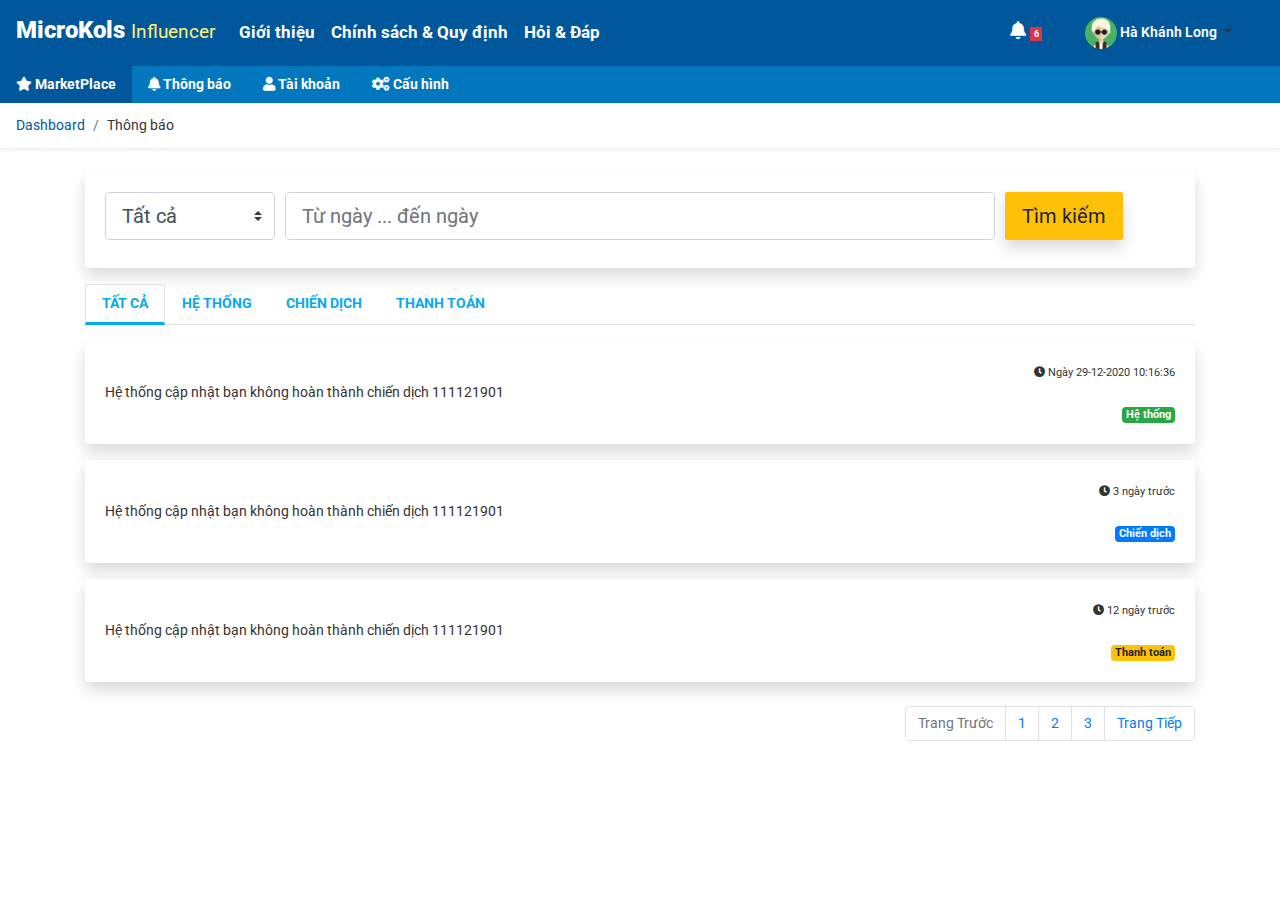
<file: www/notification.html>
<!DOCTYPE html> 
<html lang="en">
<head>
  <meta charset="utf-8">
  <meta http-equiv="X-UA-Compatible" content="IE=edge">
  <meta name="viewport" content="width=device-width, initial-scale=1">
	<title>Notification | Booterator</title>

  <link rel="stylesheet" type="text/css" href="css/bootstrap.min.css">  
  <!-- <link rel="stylesheet" type="text/css" href="css/font-awesome.min.css"> v4.7--> 
  <link rel="stylesheet" type="text/css" href="css/fontawesome-all.min.css"> <!--v 5.12 -->
  
  <link rel="stylesheet" type="text/css" href="css/theme.css">
  <link href='https://fonts.googleapis.com/css?family=Roboto:400,700,300'rel='stylesheet' type='text/css'>
  

  <!-- HTML5 shim and Respond.js for IE8 support of HTML5 elements and media queries -->
  <!-- WARNING: Respond.js doesn't work if you view the page via file:// -->
  <!--[if lt IE 9]>
    <script src="https://oss.maxcdn.com/html5shiv/3.7.2/html5shiv.min.js"></script>
    <script src="https://oss.maxcdn.com/respond/1.4.2/respond.min.js"></script>
  <![endif]-->
</head>
<body>
    
	<header class="shadow-sm">
  <nav class="navbar navbar-expand-lg">
    <button class="navbar-toggler" type="button" data-toggle="collapse" data-target="#navbarTogglerDemo03" aria-controls="navbarTogglerDemo03" aria-expanded="false" aria-label="Toggle navigation">
      <span class="navbar-toggler-icon"></span>
    </button>
    
    <a class="navbar-brand pt-2" href="#"><h4>MicroKols <small>Influencer</small></h4></a>

    <div class="collapse navbar-collapse" id="navbarTogglerDemo03">
      <ul class="navbar-nav mr-auto">
        <li class="nav-item active">
          <a class="nav-link menu-link" href="/">Giới thiệu <span class="sr-only">(current)</span></a>
        </li>
        <li class="nav-item">
          <a class="nav-link menu-link" href="/">Chính sách & Quy định</a>
        </li>
        <li class="nav-item">
          <a class="nav-link menu-link" href="/">Hỏi & Đáp</a>
        </li>
      </ul>
      <ul class="list-inline my-2 my-md-0 mr-md-3">
        <li class="list-inline-item">
          <a class="nav-link menu-link notification" href="#">
            <i class="fas fa-bell mr-1"></i><span class="badge badge-danger">6</span>
          </a>  
        </li>
        <li class="list-inline-item">
          <div class="nav-link btn-group">                
            <div class="dropdown-toggle" data-toggle="dropdown">
              <img src="img/avatar.png" width="32" height="32" class="rounded-circle"/>
              <span class="text-blue500">Hà Khánh Long</span>
            </div>        
            <div class="dropdown-menu dropdown-menu-right mr-2">
              <a class="dropdown-item mt-2" href="#"><i class="fas fa-cog"></i> Cấu hình</a>
              <a class="dropdown-item" href="#"><i class="fas fa-key"></i> Thay đổi mật khẩu</a>
              <a class="dropdown-item" href="#"><i class="fas fa-sign-out-alt"></i> Thoát</a>          
            </div>
          </div>  
        </li>
        
      
      </ul>     
    </div>
  </nav>
</header>
<div class="nav-scroller bg-white shadow-sm header-menu-container">
  <div class="container-fluid">
    <ul class="nav nav-pills header-menu">      
      <li class="nav-item">
        <a class="nav-link active" href="/marketplace.html"><i class="fas fa-star"></i> MarketPlace</a>
      </li>      
      <li class="nav-item">
        <a class="nav-link" href="/notification.html"><i class="fas fa-bell"></i> Thông báo</a>
      </li>
      <li class="nav-item">
        <a class="nav-link" href="/influencer-settings.html"><i class="fas fa-user"></i> Tài khoản</a>
      </li>      
      <li class="nav-item">
        <a class="nav-link" href="/influencer-configuration.html"><i class="fas fa-cogs"></i> Cấu hình</a>
      </li>     
    </ul>
  </div>
 
</div>






	<nav class="shadow-sm">
    <ol class="breadcrumb">
      <li class="breadcrumb-item" aria-current="page"><a class="breadcrumb-link" href="/">Dashboard</a></li>
      <li class="breadcrumb-item" aria-current="page">Thông báo</li>      
    </ol>
</nav>
<div class="container mt-4">
    <div class="row">
        <div class="col-md-12">
          <div class="card mb-3 shadow border-0">
            <div class="card-body">                        
                <div class="row">
                    <div class="col-lg-12 col-sm-12">
                        <form>
                            <div class="form-group mb-2">
                                <div class="form-row">
                                    <div class="col-md-2">
                                        <select class="custom-select custom-select-lg">
                                                <option>Tất cả</option>
                                                <option>Hệ thống</option>
                                                <option>Chiến dịch</option>
                                                <option>Thanh toán</option>                                                
                                        </select>
                                    </div>
                                    <div class="col-md-8">
                                            <input type="text" class="form-control form-control-lg" placeholder="Từ ngày ... đến ngày">
                                    </div>
                                    <div class="col-md-2">
                                            <button type="submit" class="shadow btn btn-warning btn-lg">Tìm kiếm</button>
                                    </div>
                                </div>
                                
                            </div>                                                                        
                        </form>
                    </div>
                </div>
            </div>
        </div>
        </div>
    </div>
    <div class="row">
        <div class="col-md-12">

          <ul class="nav nav-tabs nav-campaign">
            <li class="nav-item">
                <a class="nav-link active" id="notification-all-tab" data-toggle="tab" href="#notification-all" role="tab">Tất cả</a>
            </li>
            <li class="nav-item">
              <a class="nav-link" id="notification-system-tab" data-toggle="tab" href="#notification-system" role="tab">Hệ thống</a>
            </li>
            <li class="nav-item">
              <a class="nav-link" id="notification-campaign-tab" data-toggle="tab" href="#notification-campaign" role="tab">Chiến dịch</a>
            </li>
            <li class="nav-item">
              <a class="nav-link" id="notification-payment-tab" data-toggle="tab" href="#notification-payment" role="tab">Thanh toán</a>
            </li>
          </ul>    
          <!--####################content#########################--> 
          <div class="tab-content" id="myTabContent">
            <div class="tab-pane fade show active" id="notification-all" role="tabpanel">
                <ul class="list-unstyled mt-3">                    
                    <li>
                        <div class="card shadow border-0 mb-3">
                            <div class="card-body">
                              <div class="text-right">
                                <small><i class="fas fa-clock"></i> Ngày 29-12-2020 10:16:36</small>
                              </div>
                              <span>
                                Hệ thống cập nhật bạn không hoàn thành chiến dịch 111121901
                              </span>
                              <div class="text-right">
                                <span class="badge badge-success">Hệ thống</span> 
                              </div>
                            </div>
                          </div>
                    </li>
                    <li>
                        <div class="card shadow border-0 mb-3">
                            <div class="card-body">
                              <div class="text-right">
                                <small><i class="fas fa-clock"></i> 3 ngày trước</small>
                              </div>
                              <span>
                                Hệ thống cập nhật bạn không hoàn thành chiến dịch 111121901
                              </span>
                              <div class="text-right">
                                <span class="badge badge-primary">Chiến dịch</span> 
                              </div>
                            </div>
                          </div>
                    </li>
                    <li>
                        <div class="card shadow border-0 mb-3">
                            <div class="card-body">
                              <div class="text-right">
                                <small><i class="fas fa-clock"></i> 12 ngày trước</small>
                              </div>
                              <span>
                                Hệ thống cập nhật bạn không hoàn thành chiến dịch 111121901
                              </span>
                              <div class="text-right">
                                <span class="badge badge-warning">Thanh toán</span> 
                              </div>
                            </div>
                          </div>
                    </li>
                    <li>
                        <nav class="mt-4">
                            <ul class="pagination justify-content-end">
                              <li class="page-item disabled">
                                <a class="page-link" href="#" tabindex="-1" aria-disabled="true">Trang Trước</a>
                              </li>
                              <li class="page-item"><a class="page-link" href="#">1</a></li>
                              <li class="page-item"><a class="page-link" href="#">2</a></li>
                              <li class="page-item"><a class="page-link" href="#">3</a></li>
                              <li class="page-item">
                                <a class="page-link" href="#">Trang Tiếp</a>
                              </li>
                            </ul>
                          </nav>
                    </li>                 
                </ul>
            </div>
            <div class="tab-pane fade" id="notification-system" role="tabpanel">
              2
            </div>
            <div class="tab-pane fade" id="notification-campaign" role="tabpanel">
              3
            </div>            
            <div class="tab-pane fade" id="notification-payment" role="tabpanel">
              4
            </div>              
          </div>
          <!--###################################################-->
      


        </div>

      
    </div>
</div>

	

	<!-- javascript //-->
  <script src="//ajax.googleapis.com/ajax/libs/jquery/1.11.1/jquery.min.js"></script>
  <script src="js/bootbox.min.js" type="text/javascript"></script>
  <script src="js/bootstrap.min.js" type="text/javascript"></script>
  <script>
    $(document).ready(function () {
      // initalize tooltips
      $('[data-toggle="tooltip"]').tooltip();
      // initalize popovers
      $('[data-toggle="popover"]').popover();



      // var slider = document.getElementById("myRange");
      // var output = document.getElementById("myRangeValue");
      // output.innerHTML = slider.value;

      // slider.oninput = function() {
      //   output.innerHTML = this.value;
      // };


      $('#btn-campaign-apply').click(function(){        
          bootbox.alert({
              size: "small",
              title: "Thông báo",
              message: "Bạn đã đồng ý tham gia chiến dịch.",
              callback: function(){ /* your callback code */ },
              centerVertical: true,
              size:"lg"
          });
    });





    });

  
  </script>


<!-- Modal -->
<div class="modal fade" style="z-index: 999999;" id="modal-campaign-form-caption" tabindex="-1" role="dialog" aria-labelledby="exampleModalLabel" aria-hidden="true">
    <div class="modal-dialog modal-lg modal-dialog-centered modal-dialog-scrollable" role="document">
      <div class="modal-content">
        <div class="modal-header">
          <h5 class="modal-title" id="exampleModalLabel">Gửi Caption</h5>
          <button type="button" class="close" data-dismiss="modal" aria-label="Close">
            <span aria-hidden="true">&times;</span>
          </button>
        </div>
        <div class="modal-body">                    
            <!--#################################-->
            <div class="alert alert-success" role="alert">
                <i class="fas fa-info-circle"></i> Đã gửi caption thành công, caption của bạn đang chờ được xét duyệt.
              </div>
            <form>
                <div class="form-group">
                    <label>Nội dung caption</label>
                    <textarea class="form-control" rows="2"></textarea>
                </div>
                <div class="text-right">
                    <button class="btn btn-outline-primary">Gửi</button>
                </div>
                
            </form>

            <!--#################################-->
        </div>
        <div class="modal-footer">
          <button type="button" class="btn btn-secondary" data-dismiss="modal">Đóng</button>          
        </div>
      </div>
    </div>
  </div>
<!-- Modal -->
<div class="modal fade" style="z-index: 999999;" id="modal-campaign-apply-caption" tabindex="-1" role="dialog" aria-labelledby="exampleModalLabel" aria-hidden="true">
    <div class="modal-dialog modal-lg modal-dialog-centered modal-dialog-scrollable" role="document">
      <div class="modal-content">
        <div class="modal-header">
          <h5 class="modal-title" id="exampleModalLabel">Tham gia chiến dịch</h5>
          <button type="button" class="close" data-dismiss="modal" aria-label="Close">
            <span aria-hidden="true">&times;</span>
          </button>
        </div>
        <div class="modal-body">                    
            <!--#################################-->
            <div class="alert alert-success" role="alert">
                <i class="fas fa-info-circle"></i> Đã gửi caption thành công, caption của bạn đang chờ được xét duyệt.
              </div>
            <form>
                <div class="form-group">
                    <label>Nội dung caption bạn muốn chia sẻ</label>
                    <textarea class="form-control" rows="2"></textarea>
                </div>
                <div class="text-right">
                    <button class="btn btn-outline-primary">Gửi và Tham gia chiến dịch</button>
                </div>
                
            </form>

            <!--#################################-->
        </div>
        <div class="modal-footer">
          <button type="button" class="btn btn-secondary" data-dismiss="modal">Đóng</button>          
        </div>
      </div>
    </div>
  </div>
<!-- Modal -->
<div class="modal fade" style="z-index: 999999;" id="modal-campaign-form-content" tabindex="-1" role="dialog" aria-labelledby="exampleModalLabel" aria-hidden="true">
    <div class="modal-dialog modal-lg modal-dialog-centered modal-dialog-scrollable" role="document">
      <div class="modal-content">
        <div class="modal-header">
          <h5 class="modal-title" id="exampleModalLabel">Gửi nội dung</h5>
          <button type="button" class="close" data-dismiss="modal" aria-label="Close">
            <span aria-hidden="true">&times;</span>
          </button>
        </div>
        <div class="modal-body">                    
            <!--#################################-->
            <div class="alert alert-success" role="alert">
                <i class="fas fa-info-circle"></i> Đã gửi nội dung thành công, nội dung của bạn đang chờ được xét duyệt.
              </div>
            <form>
                <div class="form-group">
                    <label>Nội dung</label>
                    <textarea class="form-control" rows="2"></textarea>
                </div>
                <div class="form-group">
                  <label>Ảnh Avatar</label>
                  <div class="custom-file">
                    <input type="file" class="custom-file-input" id="customFile">
                    <label class="custom-file-label" for="customFile">Ảnh avatar</label>
                  </div>
                  <small><i style="color: red;">Chỉ hiện thị cho chiến dịch thuộc loại "thay hình avatar"</i></small>
                </div>
                <div class="form-group">
                  <label>Ảnh nội dung</label>
                  <div class="custom-file">
                    <input type="file" class="custom-file-input" id="customFile">
                    <label class="custom-file-label" for="customFile">Ảnh nội dung</label>
                  </div>
                  <small><i style="color: red;">Chỉ hiện thị cho chiến dịch thuộc loại "Tham gia sự kiện và check in", "Viết Review một sản phẩm hoặc tham gia trải nghiệm"</i></small>
                </div>
                <div class="text-right">
                    <button class="btn btn-outline-primary">Gửi</button>
                </div>
                
            </form>

            <!--#################################-->
        </div>
        <div class="modal-footer">
          <button type="button" class="btn btn-secondary" data-dismiss="modal">Đóng</button>          
        </div>
      </div>
    </div>
  </div>
<!-- Modal -->
<div class="modal fade" style="z-index: 999999;" id="modal-campaign-update-work" tabindex="-1" role="dialog" aria-labelledby="exampleModalLabel" aria-hidden="true">
    <div class="modal-dialog modal-lg modal-dialog-centered modal-dialog-scrollable" role="document">
      <div class="modal-content">
        <div class="modal-header">
          <h5 class="modal-title" id="exampleModalLabel">Thực hiện công việc</h5>          
        </div>
        <div class="modal-body">                    
            <!--#################################-->
            <div class="alert alert-success" role="alert">
                <i class="fas fa-info-circle"></i> Bạn đã cập nhật việc thực hiện công việc thành công.
            </div>
            <div class="mt-2 mb-2 text-center">
                Chờ hệ thống tự động lấy dữ liệu chia sẻ của bạn<br/>
                                --- Hoặc ----
            </div>
            <form>
                <div class="form-group">
                    <label>Copy Link bài post bạn chia sẻ trên Facebook của bạn vào đây</label>
                    <input class="form-control" type="text"></input>
                </div>              
                <div class="text-right">
                    <button class="btn btn-outline-primary">Cập nhật công việc</button>
                </div>
                
            </form>

            <!--#################################-->
        </div>
        <div class="modal-footer">
          <button type="button" class="btn btn-secondary" data-dismiss="modal">Đóng</button>          
        </div>
      </div>
    </div>
  </div>

<!-- Modal -->
<div class="modal fade" style="z-index: 999999;" id="modal-influencer-add-bank" tabindex="-1" role="dialog" aria-labelledby="exampleModalLabel" aria-hidden="true">
    <div class="modal-dialog modal-lg modal-dialog-centered modal-dialog-scrollable" role="document">
      <div class="modal-content">
        <div class="modal-header">
          <h5 class="modal-title" id="exampleModalLabel">Thêm tài khoản ngân hàng</h5>          
        </div>
        <div class="modal-body">                    
            <!--#################################-->
          
            <form>
                <div class="form-group">
                    <label>Tên tài khoản</label>
                    <input type="text" class="form-control"/>
                </div>
                <div class="form-group">
                    <label>Số tài khoản</label>
                    <input type="text" class="form-control"/>
                </div>
                <div class="form-group">
                    <label>Ngân hàng</label>
                    <input type="text" class="form-control" value="Techcom bank"/>
                    
                </div>
                <div class="form-group">
                    <label>Chi nhánh</label>
                    <input type="text" class="form-control" value="Hà Nội"/>                
                </div>                                          
                <div class="text-right">
                    <button class="btn btn-outline-primary">Thêm mới</button>
                </div>
            
                
            </form>

            <!--#################################-->
        </div>
        <div class="modal-footer">
          <button type="button" class="btn btn-secondary" data-dismiss="modal">Đóng</button>          
        </div>
      </div>
    </div>
  </div>

</body>
</html>
</file>
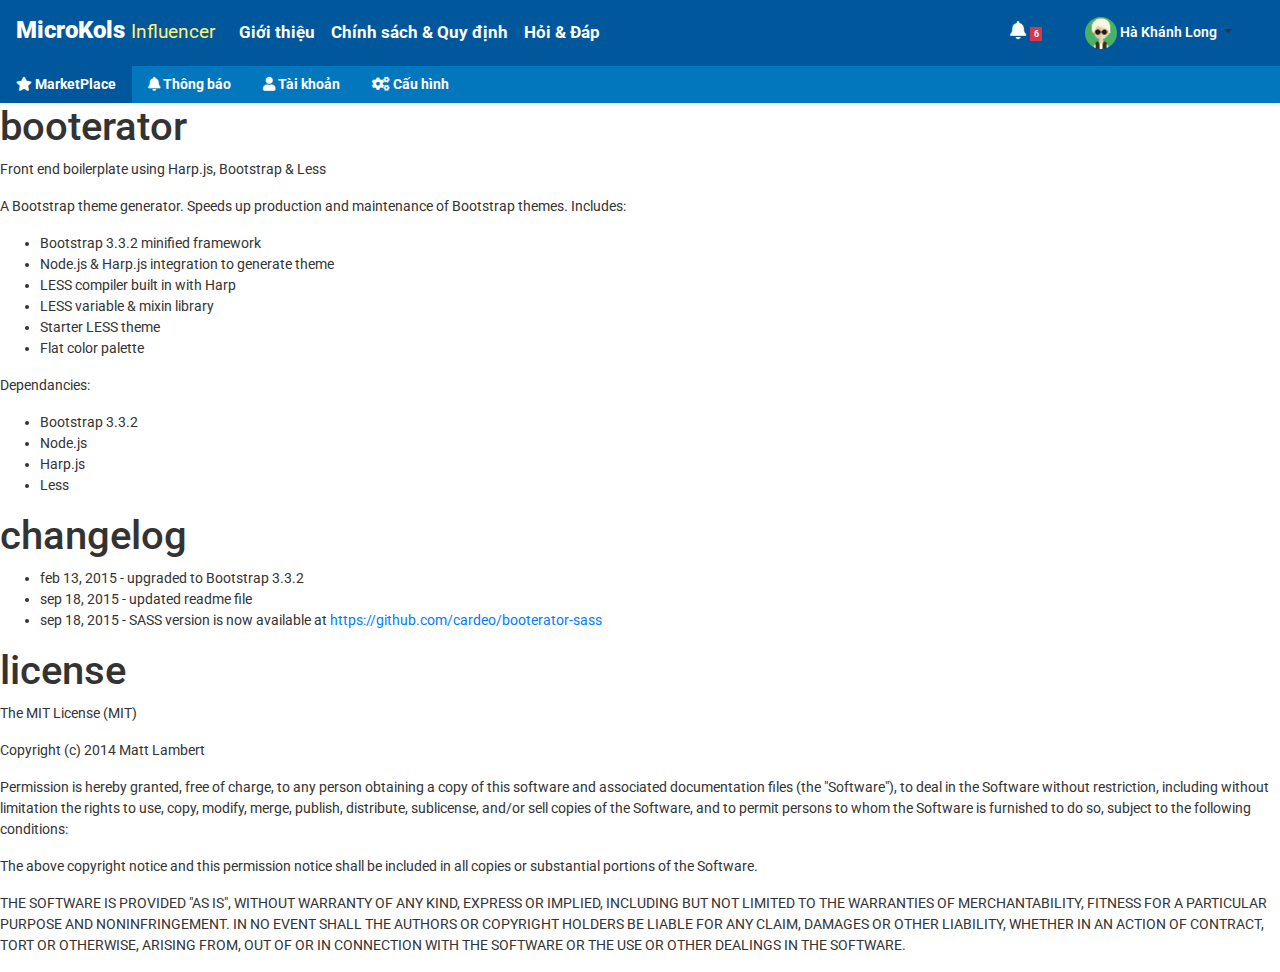
<file: www/README.html>
<!DOCTYPE html> 
<html lang="en">
<head>
  <meta charset="utf-8">
  <meta http-equiv="X-UA-Compatible" content="IE=edge">
  <meta name="viewport" content="width=device-width, initial-scale=1">
	<title>Booterator | Booterator</title>

  <link rel="stylesheet" type="text/css" href="css/bootstrap.min.css">  
  <!-- <link rel="stylesheet" type="text/css" href="css/font-awesome.min.css"> v4.7--> 
  <link rel="stylesheet" type="text/css" href="css/fontawesome-all.min.css"> <!--v 5.12 -->
  
  <link rel="stylesheet" type="text/css" href="css/theme.css">
  <link href='https://fonts.googleapis.com/css?family=Roboto:400,700,300'rel='stylesheet' type='text/css'>
  

  <!-- HTML5 shim and Respond.js for IE8 support of HTML5 elements and media queries -->
  <!-- WARNING: Respond.js doesn't work if you view the page via file:// -->
  <!--[if lt IE 9]>
    <script src="https://oss.maxcdn.com/html5shiv/3.7.2/html5shiv.min.js"></script>
    <script src="https://oss.maxcdn.com/respond/1.4.2/respond.min.js"></script>
  <![endif]-->
</head>
<body>
    
	<header class="shadow-sm">
  <nav class="navbar navbar-expand-lg">
    <button class="navbar-toggler" type="button" data-toggle="collapse" data-target="#navbarTogglerDemo03" aria-controls="navbarTogglerDemo03" aria-expanded="false" aria-label="Toggle navigation">
      <span class="navbar-toggler-icon"></span>
    </button>
    
    <a class="navbar-brand pt-2" href="#"><h4>MicroKols <small>Influencer</small></h4></a>

    <div class="collapse navbar-collapse" id="navbarTogglerDemo03">
      <ul class="navbar-nav mr-auto">
        <li class="nav-item active">
          <a class="nav-link menu-link" href="/">Giới thiệu <span class="sr-only">(current)</span></a>
        </li>
        <li class="nav-item">
          <a class="nav-link menu-link" href="/">Chính sách & Quy định</a>
        </li>
        <li class="nav-item">
          <a class="nav-link menu-link" href="/">Hỏi & Đáp</a>
        </li>
      </ul>
      <ul class="list-inline my-2 my-md-0 mr-md-3">
        <li class="list-inline-item">
          <a class="nav-link menu-link notification" href="#">
            <i class="fas fa-bell mr-1"></i><span class="badge badge-danger">6</span>
          </a>  
        </li>
        <li class="list-inline-item">
          <div class="nav-link btn-group">                
            <div class="dropdown-toggle" data-toggle="dropdown">
              <img src="img/avatar.png" width="32" height="32" class="rounded-circle"/>
              <span class="text-blue500">Hà Khánh Long</span>
            </div>        
            <div class="dropdown-menu dropdown-menu-right mr-2">
              <a class="dropdown-item mt-2" href="#"><i class="fas fa-cog"></i> Cấu hình</a>
              <a class="dropdown-item" href="#"><i class="fas fa-key"></i> Thay đổi mật khẩu</a>
              <a class="dropdown-item" href="#"><i class="fas fa-sign-out-alt"></i> Thoát</a>          
            </div>
          </div>  
        </li>
        
      
      </ul>     
    </div>
  </nav>
</header>
<div class="nav-scroller bg-white shadow-sm header-menu-container">
  <div class="container-fluid">
    <ul class="nav nav-pills header-menu">      
      <li class="nav-item">
        <a class="nav-link active" href="/marketplace.html"><i class="fas fa-star"></i> MarketPlace</a>
      </li>      
      <li class="nav-item">
        <a class="nav-link" href="/notification.html"><i class="fas fa-bell"></i> Thông báo</a>
      </li>
      <li class="nav-item">
        <a class="nav-link" href="/influencer-settings.html"><i class="fas fa-user"></i> Tài khoản</a>
      </li>      
      <li class="nav-item">
        <a class="nav-link" href="/influencer-configuration.html"><i class="fas fa-cogs"></i> Cấu hình</a>
      </li>     
    </ul>
  </div>
 
</div>






	<h1>booterator</h1><p>Front end boilerplate using Harp.js, Bootstrap &amp; Less</p>
<p>A Bootstrap theme generator. Speeds up production and maintenance of Bootstrap themes. Includes:</p>
<ul>
<li>Bootstrap 3.3.2 minified framework</li>
<li>Node.js &amp; Harp.js integration to generate theme</li>
<li>LESS compiler built in with Harp</li>
<li>LESS variable &amp; mixin library</li>
<li>Starter LESS theme</li>
<li>Flat color palette</li>
</ul>
<p>Dependancies:</p>
<ul>
<li>Bootstrap 3.3.2</li>
<li>Node.js</li>
<li>Harp.js</li>
<li>Less</li>
</ul>
<h1>changelog</h1><ul>
<li>feb 13, 2015 - upgraded to Bootstrap 3.3.2</li>
<li>sep 18, 2015 - updated readme file</li>
<li>sep 18, 2015 - SASS version is now available at <a href="https://github.com/cardeo/booterator-sass">https://github.com/cardeo/booterator-sass</a></li>
</ul>
<h1>license</h1><p>The MIT License (MIT)</p>
<p>Copyright (c) 2014 Matt Lambert</p>
<p>Permission is hereby granted, free of charge, to any person obtaining a copy
of this software and associated documentation files (the &quot;Software&quot;), to deal
in the Software without restriction, including without limitation the rights
to use, copy, modify, merge, publish, distribute, sublicense, and/or sell
copies of the Software, and to permit persons to whom the Software is
furnished to do so, subject to the following conditions:</p>
<p>The above copyright notice and this permission notice shall be included in
all copies or substantial portions of the Software.</p>
<p>THE SOFTWARE IS PROVIDED &quot;AS IS&quot;, WITHOUT WARRANTY OF ANY KIND, EXPRESS OR
IMPLIED, INCLUDING BUT NOT LIMITED TO THE WARRANTIES OF MERCHANTABILITY,
FITNESS FOR A PARTICULAR PURPOSE AND NONINFRINGEMENT. IN NO EVENT SHALL THE
AUTHORS OR COPYRIGHT HOLDERS BE LIABLE FOR ANY CLAIM, DAMAGES OR OTHER
LIABILITY, WHETHER IN AN ACTION OF CONTRACT, TORT OR OTHERWISE, ARISING FROM,
OUT OF OR IN CONNECTION WITH THE SOFTWARE OR THE USE OR OTHER DEALINGS IN
THE SOFTWARE.</p>

	

	<!-- javascript //-->
  <script src="//ajax.googleapis.com/ajax/libs/jquery/1.11.1/jquery.min.js"></script>
  <script src="js/bootbox.min.js" type="text/javascript"></script>
  <script src="js/bootstrap.min.js" type="text/javascript"></script>
  <script>
    $(document).ready(function () {
      // initalize tooltips
      $('[data-toggle="tooltip"]').tooltip();
      // initalize popovers
      $('[data-toggle="popover"]').popover();



      // var slider = document.getElementById("myRange");
      // var output = document.getElementById("myRangeValue");
      // output.innerHTML = slider.value;

      // slider.oninput = function() {
      //   output.innerHTML = this.value;
      // };


      $('#btn-campaign-apply').click(function(){        
          bootbox.alert({
              size: "small",
              title: "Thông báo",
              message: "Bạn đã đồng ý tham gia chiến dịch.",
              callback: function(){ /* your callback code */ },
              centerVertical: true,
              size:"lg"
          });
    });





    });

  
  </script>


<!-- Modal -->
<div class="modal fade" style="z-index: 999999;" id="modal-campaign-form-caption" tabindex="-1" role="dialog" aria-labelledby="exampleModalLabel" aria-hidden="true">
    <div class="modal-dialog modal-lg modal-dialog-centered modal-dialog-scrollable" role="document">
      <div class="modal-content">
        <div class="modal-header">
          <h5 class="modal-title" id="exampleModalLabel">Gửi Caption</h5>
          <button type="button" class="close" data-dismiss="modal" aria-label="Close">
            <span aria-hidden="true">&times;</span>
          </button>
        </div>
        <div class="modal-body">                    
            <!--#################################-->
            <div class="alert alert-success" role="alert">
                <i class="fas fa-info-circle"></i> Đã gửi caption thành công, caption của bạn đang chờ được xét duyệt.
              </div>
            <form>
                <div class="form-group">
                    <label>Nội dung caption</label>
                    <textarea class="form-control" rows="2"></textarea>
                </div>
                <div class="text-right">
                    <button class="btn btn-outline-primary">Gửi</button>
                </div>
                
            </form>

            <!--#################################-->
        </div>
        <div class="modal-footer">
          <button type="button" class="btn btn-secondary" data-dismiss="modal">Đóng</button>          
        </div>
      </div>
    </div>
  </div>
<!-- Modal -->
<div class="modal fade" style="z-index: 999999;" id="modal-campaign-apply-caption" tabindex="-1" role="dialog" aria-labelledby="exampleModalLabel" aria-hidden="true">
    <div class="modal-dialog modal-lg modal-dialog-centered modal-dialog-scrollable" role="document">
      <div class="modal-content">
        <div class="modal-header">
          <h5 class="modal-title" id="exampleModalLabel">Tham gia chiến dịch</h5>
          <button type="button" class="close" data-dismiss="modal" aria-label="Close">
            <span aria-hidden="true">&times;</span>
          </button>
        </div>
        <div class="modal-body">                    
            <!--#################################-->
            <div class="alert alert-success" role="alert">
                <i class="fas fa-info-circle"></i> Đã gửi caption thành công, caption của bạn đang chờ được xét duyệt.
              </div>
            <form>
                <div class="form-group">
                    <label>Nội dung caption bạn muốn chia sẻ</label>
                    <textarea class="form-control" rows="2"></textarea>
                </div>
                <div class="text-right">
                    <button class="btn btn-outline-primary">Gửi và Tham gia chiến dịch</button>
                </div>
                
            </form>

            <!--#################################-->
        </div>
        <div class="modal-footer">
          <button type="button" class="btn btn-secondary" data-dismiss="modal">Đóng</button>          
        </div>
      </div>
    </div>
  </div>
<!-- Modal -->
<div class="modal fade" style="z-index: 999999;" id="modal-campaign-form-content" tabindex="-1" role="dialog" aria-labelledby="exampleModalLabel" aria-hidden="true">
    <div class="modal-dialog modal-lg modal-dialog-centered modal-dialog-scrollable" role="document">
      <div class="modal-content">
        <div class="modal-header">
          <h5 class="modal-title" id="exampleModalLabel">Gửi nội dung</h5>
          <button type="button" class="close" data-dismiss="modal" aria-label="Close">
            <span aria-hidden="true">&times;</span>
          </button>
        </div>
        <div class="modal-body">                    
            <!--#################################-->
            <div class="alert alert-success" role="alert">
                <i class="fas fa-info-circle"></i> Đã gửi nội dung thành công, nội dung của bạn đang chờ được xét duyệt.
              </div>
            <form>
                <div class="form-group">
                    <label>Nội dung</label>
                    <textarea class="form-control" rows="2"></textarea>
                </div>
                <div class="form-group">
                  <label>Ảnh Avatar</label>
                  <div class="custom-file">
                    <input type="file" class="custom-file-input" id="customFile">
                    <label class="custom-file-label" for="customFile">Ảnh avatar</label>
                  </div>
                  <small><i style="color: red;">Chỉ hiện thị cho chiến dịch thuộc loại "thay hình avatar"</i></small>
                </div>
                <div class="form-group">
                  <label>Ảnh nội dung</label>
                  <div class="custom-file">
                    <input type="file" class="custom-file-input" id="customFile">
                    <label class="custom-file-label" for="customFile">Ảnh nội dung</label>
                  </div>
                  <small><i style="color: red;">Chỉ hiện thị cho chiến dịch thuộc loại "Tham gia sự kiện và check in", "Viết Review một sản phẩm hoặc tham gia trải nghiệm"</i></small>
                </div>
                <div class="text-right">
                    <button class="btn btn-outline-primary">Gửi</button>
                </div>
                
            </form>

            <!--#################################-->
        </div>
        <div class="modal-footer">
          <button type="button" class="btn btn-secondary" data-dismiss="modal">Đóng</button>          
        </div>
      </div>
    </div>
  </div>
<!-- Modal -->
<div class="modal fade" style="z-index: 999999;" id="modal-campaign-update-work" tabindex="-1" role="dialog" aria-labelledby="exampleModalLabel" aria-hidden="true">
    <div class="modal-dialog modal-lg modal-dialog-centered modal-dialog-scrollable" role="document">
      <div class="modal-content">
        <div class="modal-header">
          <h5 class="modal-title" id="exampleModalLabel">Thực hiện công việc</h5>          
        </div>
        <div class="modal-body">                    
            <!--#################################-->
            <div class="alert alert-success" role="alert">
                <i class="fas fa-info-circle"></i> Bạn đã cập nhật việc thực hiện công việc thành công.
            </div>
            <div class="mt-2 mb-2 text-center">
                Chờ hệ thống tự động lấy dữ liệu chia sẻ của bạn<br/>
                                --- Hoặc ----
            </div>
            <form>
                <div class="form-group">
                    <label>Copy Link bài post bạn chia sẻ trên Facebook của bạn vào đây</label>
                    <input class="form-control" type="text"></input>
                </div>              
                <div class="text-right">
                    <button class="btn btn-outline-primary">Cập nhật công việc</button>
                </div>
                
            </form>

            <!--#################################-->
        </div>
        <div class="modal-footer">
          <button type="button" class="btn btn-secondary" data-dismiss="modal">Đóng</button>          
        </div>
      </div>
    </div>
  </div>

<!-- Modal -->
<div class="modal fade" style="z-index: 999999;" id="modal-influencer-add-bank" tabindex="-1" role="dialog" aria-labelledby="exampleModalLabel" aria-hidden="true">
    <div class="modal-dialog modal-lg modal-dialog-centered modal-dialog-scrollable" role="document">
      <div class="modal-content">
        <div class="modal-header">
          <h5 class="modal-title" id="exampleModalLabel">Thêm tài khoản ngân hàng</h5>          
        </div>
        <div class="modal-body">                    
            <!--#################################-->
          
            <form>
                <div class="form-group">
                    <label>Tên tài khoản</label>
                    <input type="text" class="form-control"/>
                </div>
                <div class="form-group">
                    <label>Số tài khoản</label>
                    <input type="text" class="form-control"/>
                </div>
                <div class="form-group">
                    <label>Ngân hàng</label>
                    <input type="text" class="form-control" value="Techcom bank"/>
                    
                </div>
                <div class="form-group">
                    <label>Chi nhánh</label>
                    <input type="text" class="form-control" value="Hà Nội"/>                
                </div>                                          
                <div class="text-right">
                    <button class="btn btn-outline-primary">Thêm mới</button>
                </div>
            
                
            </form>

            <!--#################################-->
        </div>
        <div class="modal-footer">
          <button type="button" class="btn btn-secondary" data-dismiss="modal">Đóng</button>          
        </div>
      </div>
    </div>
  </div>

</body>
</html>
</file>
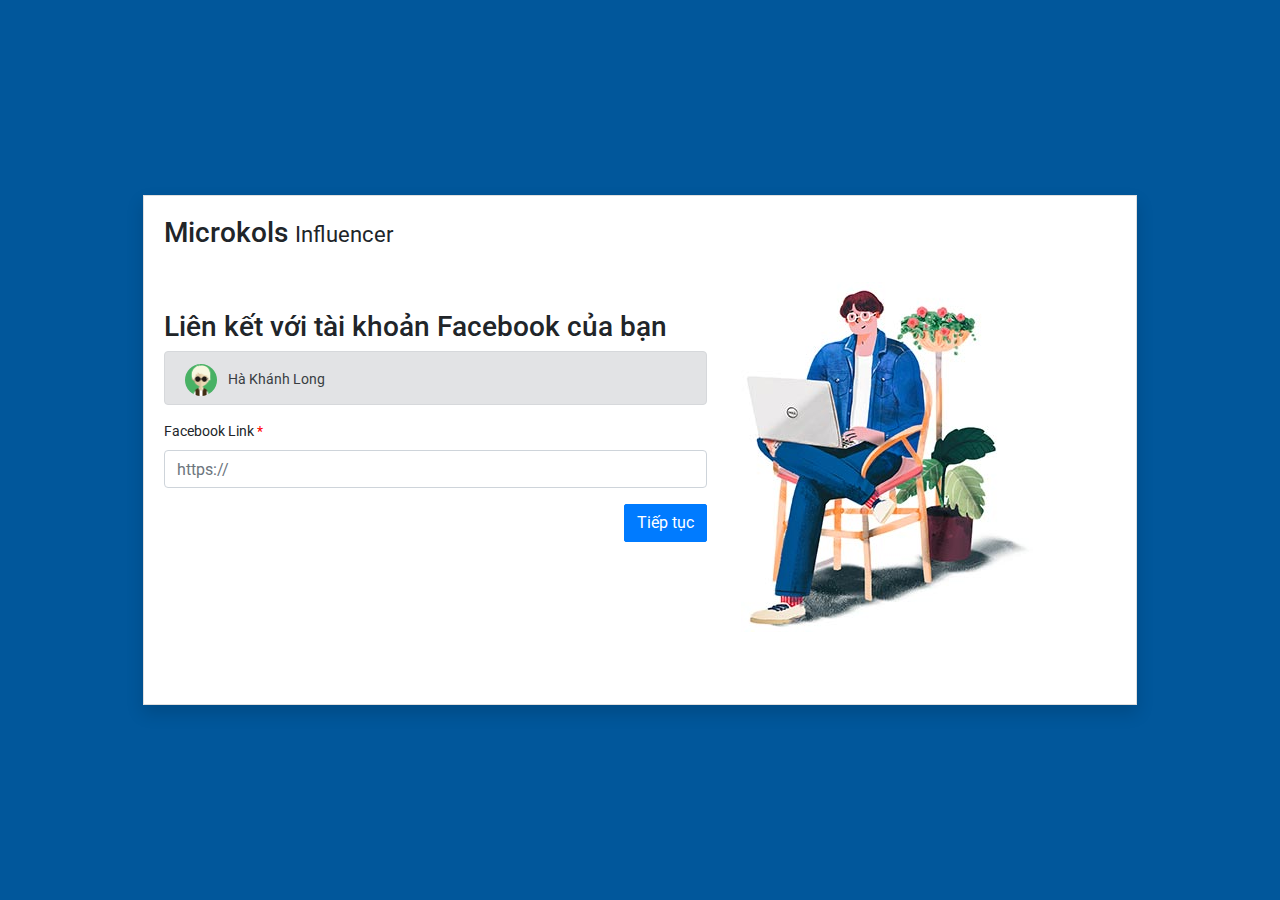
<file: www/signin-1.html>
<!DOCTYPE html> 
<html lang="en">
<head>
  <meta charset="utf-8">
  <meta http-equiv="X-UA-Compatible" content="IE=edge">
  <meta name="viewport" content="width=device-width, initial-scale=1">
	<title>Liên kết tài khoản Facebook | Booterator</title>

  <link rel="stylesheet" type="text/css" href="css/bootstrap.min.css">  
  <link rel="stylesheet" type="text/css" href="css/fontawesome-all.min.css"> <!--v 5.12 -->
  <link rel="stylesheet" type="text/css" href="css/signin.css">
  <link href="https://fonts.googleapis.com/css?family=Roboto:300,400,500,700,900&display=swap" rel="stylesheet">
  

  <!-- HTML5 shim and Respond.js for IE8 support of HTML5 elements and media queries -->
  <!-- WARNING: Respond.js doesn't work if you view the page via file:// -->
  <!--[if lt IE 9]>
    <script src="https://oss.maxcdn.com/html5shiv/3.7.2/html5shiv.min.js"></script>
    <script src="https://oss.maxcdn.com/respond/1.4.2/respond.min.js"></script>
  <![endif]-->
</head>
<body>
<div id="fb-root"></div>
<script async defer crossorigin="anonymous" src="https://connect.facebook.net/en_US/sdk.js#xfbml=1&version=v5.0"></script>
	

	<div class="form-signin">
    <div class="card rounded-0 border-2 shadow">
        <div class="card-body">
          <h3 class="card-title">Microkols <small>Influencer</small></h3>
          
          <div class="row">
            <div class="col-md-7 mt-5">                
                <h3>Liên kết với tài khoản Facebook của bạn</h3>
                <form>
                  <div class="form-group">
                    <div class="alert alert-secondary" role="alert">
                      <ul class="list-inline mb-n1">
                        <li class="list-inline-item"><img src="img/avatar.png" width="32" height="32" class="rounded-circle"></li>
                        <li class="list-inline-item">Hà Khánh Long</li>
                      </ul>                      
                    </div>
                  </div>
                  <div class="form-group">
                    <label>Facebook Link <span style="color: red">*</span></label>
                    <input class="form-control" type="text" placeholder="https://">
                  </div>
                  <div class="text-right">
                    <input type="button" class="btn btn-primary" type="button" value="Tiếp tục">
                  </div>
                </form>
            </div>
            <div class="col-md-5">
                <img src="img/signin-1-bg.jpg" class="mb-5 mt-3 img-thumbnail border-0">
            </div>
          </div>

        </div>
      </div>
</div>

	

	<!-- javascript //-->
  <script src="//ajax.googleapis.com/ajax/libs/jquery/1.11.1/jquery.min.js"></script>
  <script src="js/bootstrap.min.js" type="text/javascript"></script>
  <script>
    $(document).ready(function () {
      // initalize tooltips
      $('[data-toggle="tooltip"]').tooltip();
      // initalize popovers
      $('[data-toggle="popover"]').popover();
    });
  </script>

</body>
</html>
</file>
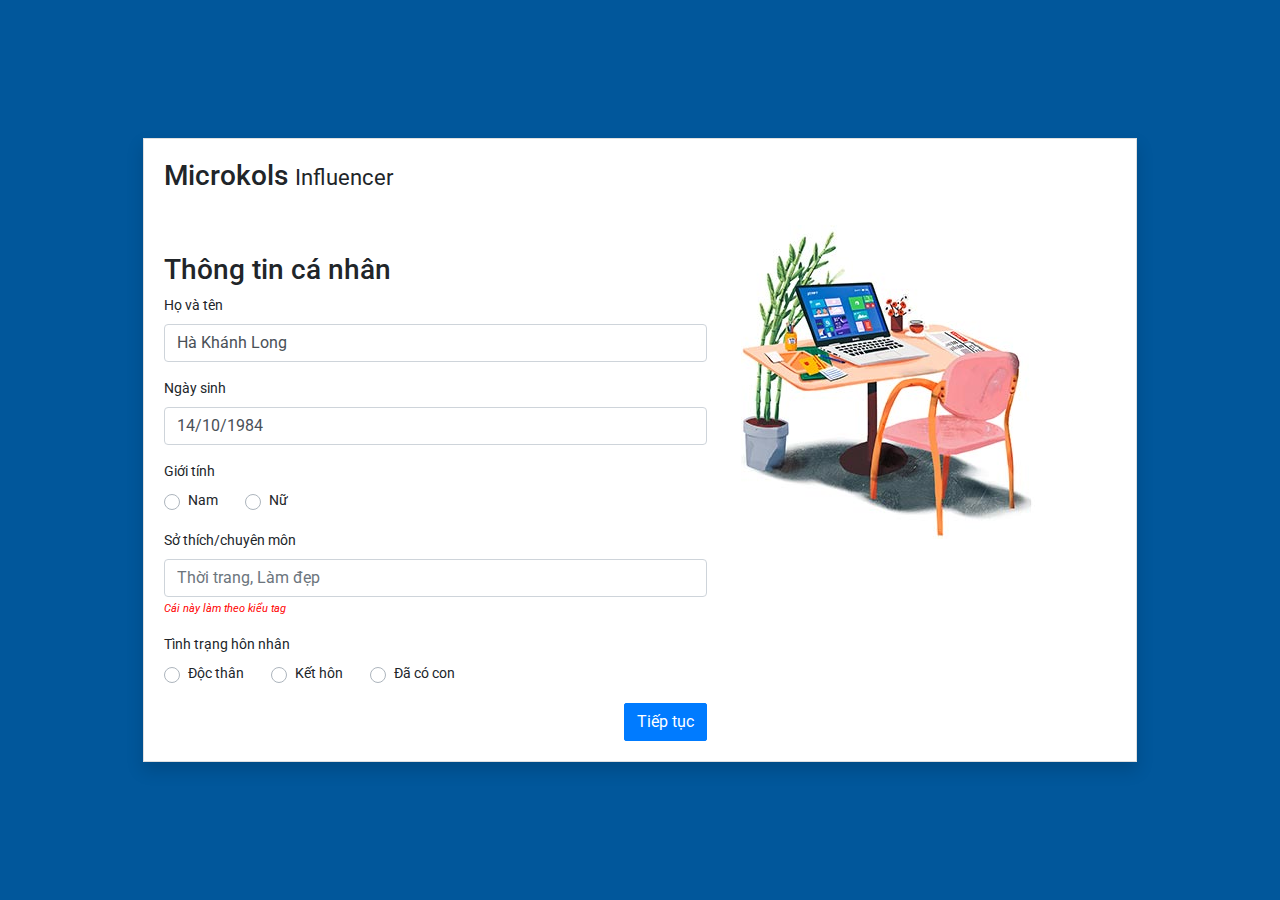
<file: www/signin-2.html>
<!DOCTYPE html> 
<html lang="en">
<head>
  <meta charset="utf-8">
  <meta http-equiv="X-UA-Compatible" content="IE=edge">
  <meta name="viewport" content="width=device-width, initial-scale=1">
	<title>Thông tin cá nhân | Booterator</title>

  <link rel="stylesheet" type="text/css" href="css/bootstrap.min.css">  
  <link rel="stylesheet" type="text/css" href="css/fontawesome-all.min.css"> <!--v 5.12 -->
  <link rel="stylesheet" type="text/css" href="css/signin.css">
  <link href="https://fonts.googleapis.com/css?family=Roboto:300,400,500,700,900&display=swap" rel="stylesheet">
  

  <!-- HTML5 shim and Respond.js for IE8 support of HTML5 elements and media queries -->
  <!-- WARNING: Respond.js doesn't work if you view the page via file:// -->
  <!--[if lt IE 9]>
    <script src="https://oss.maxcdn.com/html5shiv/3.7.2/html5shiv.min.js"></script>
    <script src="https://oss.maxcdn.com/respond/1.4.2/respond.min.js"></script>
  <![endif]-->
</head>
<body>
<div id="fb-root"></div>
<script async defer crossorigin="anonymous" src="https://connect.facebook.net/en_US/sdk.js#xfbml=1&version=v5.0"></script>
	

	<div class="form-signin">
    <div class="card rounded-0 border-2 shadow">
        <div class="card-body">
          <h3 class="card-title">Microkols <small>Influencer</small></h3>
          
          <div class="row">
            <div class="col-md-7 mt-5">                
                <h3>Thông tin cá nhân</h3>
                <form>
                  <div class="form-group">
                      <label>Họ và tên</label>
                      <input type="text" class="form-control" value="Hà Khánh Long">
                  </div>
                  <div class="form-group">
                      <label>Ngày sinh</label>
                      <input type="text" class="form-control" value="14/10/1984">
                  </div>
                  <div class="form-group">
                      <label>Giới tính</label>
                      <ul class="list-inline">
                          <li class="list-inline-item">
                              <div class="form-check pl-0">
                                  <div class="custom-control custom-radio custom-control-inline">
                                      <input type="radio" id="customRadioInline1" name="customRadioInline1" class="custom-control-input">
                                      <label class="custom-control-label" for="customRadioInline1" style="font-weight: 400">Nam</label>
                                  </div>
                            </div>
                          </li>
                          <li class="list-inline-item">
                              <div class="form-check pl-0">
                                  <div class="custom-control custom-radio custom-control-inline">
                                      <input type="radio" id="customRadioInline2" name="customRadioInline1" class="custom-control-input">
                                      <label class="custom-control-label" for="customRadioInline2" style="font-weight: 400">Nữ</label>
                                  </div>
                            </div>
                          </li>                                
                      </ul>                
                  </div>   
                  <div class="form-group">
                      <label>Sở thích/chuyên môn</label>
                      <input type="text" class="form-control" placeholder="Thời trang, Làm đẹp">
                      <div>
                          <small><i style="color: red">Cái này làm theo kiểu tag</i></small>
                      </div>
                  </div>
                  <div class="form-group">
                      <label>Tình trạng hôn nhân</label>
                      <ul class="list-inline">
                          <li class="list-inline-item">
                              <div class="form-check pl-0">
                                  <div class="custom-control custom-radio custom-control-inline">
                                      <input type="radio" id="customRadioInline3" name="customRadioInline1" class="custom-control-input">
                                      <label class="custom-control-label" for="customRadioInline3" style="font-weight: 400">Độc thân</label>
                                  </div>
                            </div>
                          </li>
                          <li class="list-inline-item">
                              <div class="form-check pl-0">
                                  <div class="custom-control custom-radio custom-control-inline">
                                      <input type="radio" id="customRadioInline4" name="customRadioInline1" class="custom-control-input">
                                      <label class="custom-control-label" for="customRadioInline4" style="font-weight: 400">Kết hôn</label>
                                  </div>
                            </div>
                          </li>
                          <li class="list-inline-item">
                              <div class="form-check pl-0">
                                  <div class="custom-control custom-radio custom-control-inline">
                                      <input type="radio" id="customRadioInline5" name="customRadioInline1" class="custom-control-input">
                                      <label class="custom-control-label" for="customRadioInline5" style="font-weight: 400">Đã có con</label>
                                  </div>
                            </div>
                          </li>                                 
                      </ul>                
                  </div>                       
                  <div class="text-right">
                      <button class="btn btn-primary">Tiếp tục</button>
                  </div>
              
                  
              </form>
            </div>
            <div class="col-md-5">
                <img src="img/signin-2-bg.jpg" class="mb-5 mt-3 img-thumbnail border-0">
            </div>
          </div>

        </div>
      </div>
</div>

	

	<!-- javascript //-->
  <script src="//ajax.googleapis.com/ajax/libs/jquery/1.11.1/jquery.min.js"></script>
  <script src="js/bootstrap.min.js" type="text/javascript"></script>
  <script>
    $(document).ready(function () {
      // initalize tooltips
      $('[data-toggle="tooltip"]').tooltip();
      // initalize popovers
      $('[data-toggle="popover"]').popover();
    });
  </script>

</body>
</html>
</file>
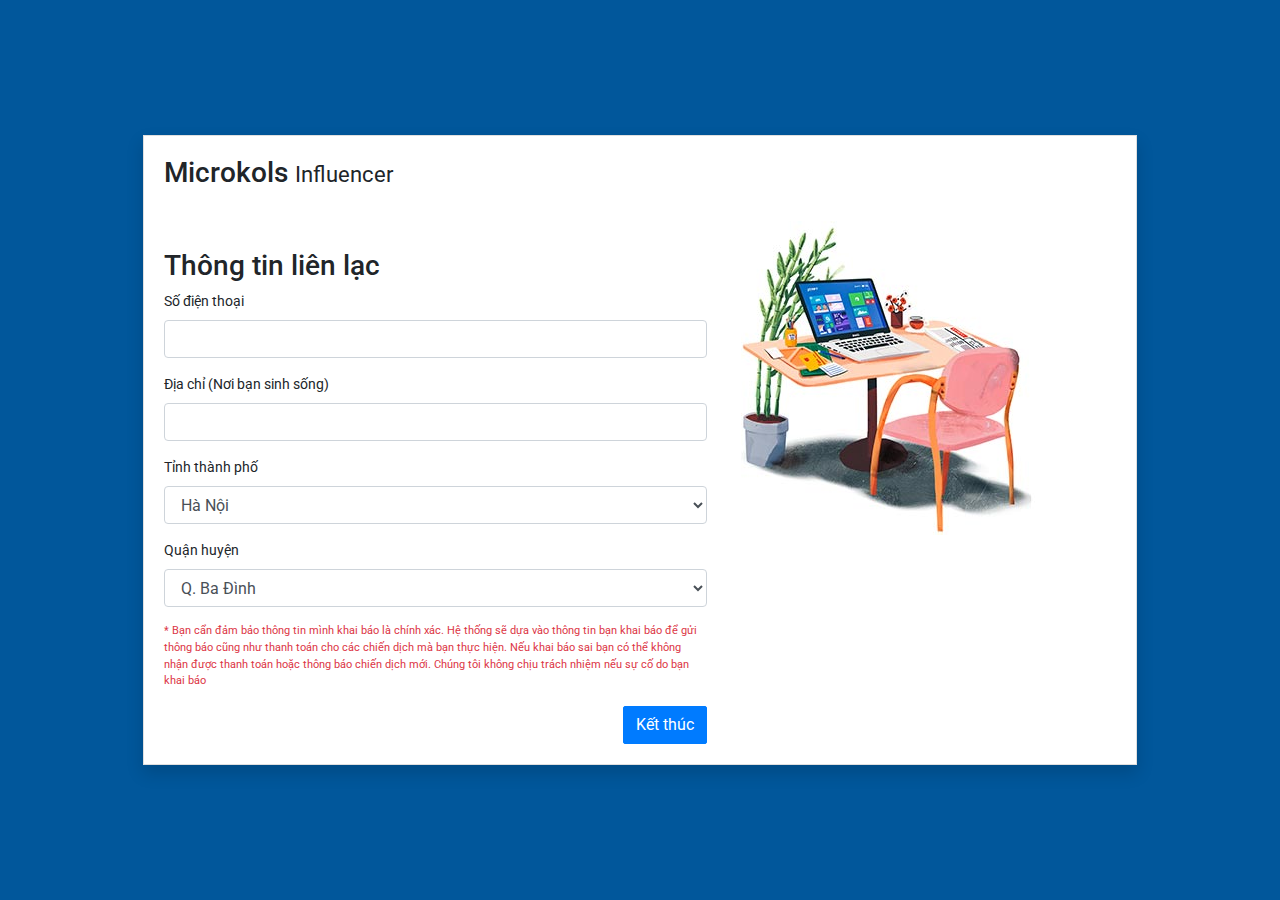
<file: www/signin-3.html>
<!DOCTYPE html> 
<html lang="en">
<head>
  <meta charset="utf-8">
  <meta http-equiv="X-UA-Compatible" content="IE=edge">
  <meta name="viewport" content="width=device-width, initial-scale=1">
	<title>Thông tin liên lạc | Booterator</title>

  <link rel="stylesheet" type="text/css" href="css/bootstrap.min.css">  
  <link rel="stylesheet" type="text/css" href="css/fontawesome-all.min.css"> <!--v 5.12 -->
  <link rel="stylesheet" type="text/css" href="css/signin.css">
  <link href="https://fonts.googleapis.com/css?family=Roboto:300,400,500,700,900&display=swap" rel="stylesheet">
  

  <!-- HTML5 shim and Respond.js for IE8 support of HTML5 elements and media queries -->
  <!-- WARNING: Respond.js doesn't work if you view the page via file:// -->
  <!--[if lt IE 9]>
    <script src="https://oss.maxcdn.com/html5shiv/3.7.2/html5shiv.min.js"></script>
    <script src="https://oss.maxcdn.com/respond/1.4.2/respond.min.js"></script>
  <![endif]-->
</head>
<body>
<div id="fb-root"></div>
<script async defer crossorigin="anonymous" src="https://connect.facebook.net/en_US/sdk.js#xfbml=1&version=v5.0"></script>
	

	<div class="form-signin">
    <div class="card rounded-0 border-2 shadow">
        <div class="card-body">
          <h3 class="card-title">Microkols <small>Influencer</small></h3>
          
          <div class="row">
            <div class="col-md-7 mt-5">                
                <h3>Thông tin liên lạc</h3>
                <form>
                    <div class="form-group">
                        <label>Số điện thoại</label>
                        <input type="text" class="form-control">
                    </div>
                    <div class="form-group">
                        <label>Địa chỉ (Nơi bạn sinh sống)</label>
                        <input type="text" class="form-control">
                    </div>
                    <div class="form-group">
                        <label>Tỉnh thành phố</label>
                        <select name="CityId" id="CityId" data-district="0" class="form-control valid" aria-invalid="false">
                            <option value="1">Hà Nội</option>
                            <option value="2">Hồ Chí Minh</option>
                            <option value="11">Đắk Nông</option>
                            <option value="12">Hải Phòng</option>
                            <option value="13">Đà Nẵng</option>
                            <option value="14">
                                Cần Thơ
                            </option>
                            <option value="15">
                                Bạc Liêu
                            </option>
                            <option value="16">
                                Bắc Giang
                            </option>
                            <option value="17">
                                Bắc Cạn
                            </option>
                            <option value="18">
                                Bắc Ninh
                            </option>
                            <option value="19">
                                Bến Tre
                            </option>
                            <option value="20">
                                Bình Dương
                            </option>
                            <option value="21">
                                Bình Định
                            </option>
                            <option value="22">
                                Bình Phước
                            </option>
                            <option value="23">
                                Bình Thuận
                            </option>
                            <option value="24">
                                Cà Mau
                            </option>
                            <option value="25">
                                Cao Bằng
                            </option>
                            <option value="26">
                                Đắk Lắk
                            </option>
                            <option value="27">
                                Đồng Nai
                            </option>
                            <option value="28">
                                Đồng Tháp
                            </option>
                            <option value="29">
                                Gia Lai
                            </option>
                            <option value="30">
                                Hà Giang
                            </option>
                            <option value="31">
                                Hà Nam
                            </option>
                            <option value="32">
                                Hà Tây
                            </option>
                            <option value="33">
                                Hà Tĩnh
                            </option>
                            <option value="34">
                                Hải Dương
                            </option>
                            <option value="35">
                                Hòa Bình
                            </option>
                            <option value="36">
                                Hưng Yên
                            </option>
                            <option value="37">
                                Khánh Hòa
                            </option>
                            <option value="38">
                                Kiên Giang
                            </option>
                            <option value="39">
                                Kon Tum
                            </option>
                            <option value="40">
                                Lai Châu
                            </option>
                            <option value="41">
                                Lạng Sơn
                            </option>
                            <option value="42">
                                Lào Cai
                            </option>
                            <option value="43">
                                Lâm Đồng
                            </option>
                            <option value="44">
                                Long An
                            </option>
                            <option value="45">
                                Nam Định
                            </option>
                            <option value="46">
                                Nghệ An
                            </option>
                            <option value="47">
                                Ninh Bình
                            </option>
                            <option value="48">
                                Ninh Thuận
                            </option>
                            <option value="49">
                                Phú Thọ
                            </option>
                            <option value="50">
                                Phú Yên
                            </option>
                            <option value="51">
                                Quảng Bình
                            </option>
                            <option value="52">
                                Quảng Nam
                            </option>
                            <option value="53">
                                Quảng Ngãi
                            </option>
                            <option value="54">
                                Quảng Ninh
                            </option>
                            <option value="55">
                                Quảng Trị
                            </option>
                            <option value="56">
                                Sóc Trăng
                            </option>
                            <option value="57">
                                Sơn La
                            </option>
                            <option value="58">
                                Tây Ninh
                            </option>
                            <option value="59">
                                Thái Bình
                            </option>
                            <option value="60">
                                Thái Nguyên
                            </option>
                            <option value="61">
                                Thanh Hóa
                            </option>
                            <option value="62">
                                Thừa Thiên Huế
                            </option>
                            <option value="63">
                                Tiền Giang
                            </option>
                            <option value="64">
                                Trà Vinh
                            </option>
                            <option value="65">
                                Tuyên Quang
                            </option>
                            <option value="66">
                                Vĩnh Long
                            </option>
                            <option value="67">
                                Vĩnh Phúc
                            </option>
                            <option value="68">
                                Yên Bái
                            </option>
                            <option value="69">
                                An giang
                            </option>
                            <option value="70">
                                Bà Rịa - Vũng Tàu
                            </option>
                            <option value="71">
                                Hậu Giang
                            </option>
                            <option value="72">
                                Điện Biên
                            </option>
                        </select>
                    </div>
                    <div class="form-group">
                        <label>Quận huyện</label>
                        <select name="DistrictId" id="DistrictId" class="form-control valid" aria-invalid="false">
                            <option value="1">Q. Ba Đình</option>
                            <option value="2">Q.Cầu Giấy</option>
                            <option value="3">Q.Đống Đa</option>
                            <option value="4">Q.Hà Đông</option>
                            <option value="5">Q.Hai Bà Trưng</option>
                            <option value="6">Q.Hoàn Kiếm</option>
                            <option value="7">Q.Hoàng Mai</option>
                            <option value="8">Q.Long Biên</option>
                            <option value="9">Q.Tây Hồ</option>
                            <option value="10">Q.Thanh Xuân</option>
                            <option value="11">TX.Sơn Tây</option>
                            <option value="12">H.Ba Vì</option>
                            <option value="13">H.Chương Mỹ</option>
                            <option value="14">H.Đan Phượng</option>
                            <option value="15">H.Đông Anh</option>
                            <option value="16">H.Gia Lâm</option>
                            <option value="17">H.Mê Linh</option>
                            <option value="18">H.Mỹ Đức</option>
                            <option value="19">H.Phú Xuyên</option>
                            <option value="20">H.Phúc Thọ</option>
                            <option value="21">H.Quốc Oai</option>
                            <option value="22">H.Sóc Sơn</option>
                            <option value="23">H.Thạch Thất</option>
                            <option value="24">H.Thanh Oai</option>
                            <option value="25">H.Thanh Trì</option>
                            <option value="26">H.Thường Tín</option>
                            <option value="27">H.Từ Liêm</option>
                            <option value="28">H.Ứng Hòa</option>
                            <option value="29">Hoài Đức</option>
                            <option value="1000">Không xác định</option>
                        </select>
                    </div>
                    <p class="small text-danger">
                        * Bạn cẩn đảm bảo thông tin mình khai báo là chính xác. Hệ thống sẽ dựa vào thông tin bạn khai báo để gửi thông báo cũng như thanh toán cho các chiến dịch mà bạn thực hiện.
                        Nếu khai báo sai bạn có thể không nhận được thanh toán hoặc thông báo chiến dịch mới. Chúng tôi không chịu trách nhiệm nếu sự cố do bạn khai báo 
                    </p>                
                    <div class="text-right">
                        <button class="btn btn-primary">Kết thúc</button>
                    </div>
                
                    
                </form>
            </div>
            <div class="col-md-5">
                <img src="img/signin-2-bg.jpg" class="mb-5 mt-3 img-thumbnail border-0">
            </div>
          </div>

        </div>
      </div>
</div>

	

	<!-- javascript //-->
  <script src="//ajax.googleapis.com/ajax/libs/jquery/1.11.1/jquery.min.js"></script>
  <script src="js/bootstrap.min.js" type="text/javascript"></script>
  <script>
    $(document).ready(function () {
      // initalize tooltips
      $('[data-toggle="tooltip"]').tooltip();
      // initalize popovers
      $('[data-toggle="popover"]').popover();
    });
  </script>

</body>
</html>
</file>
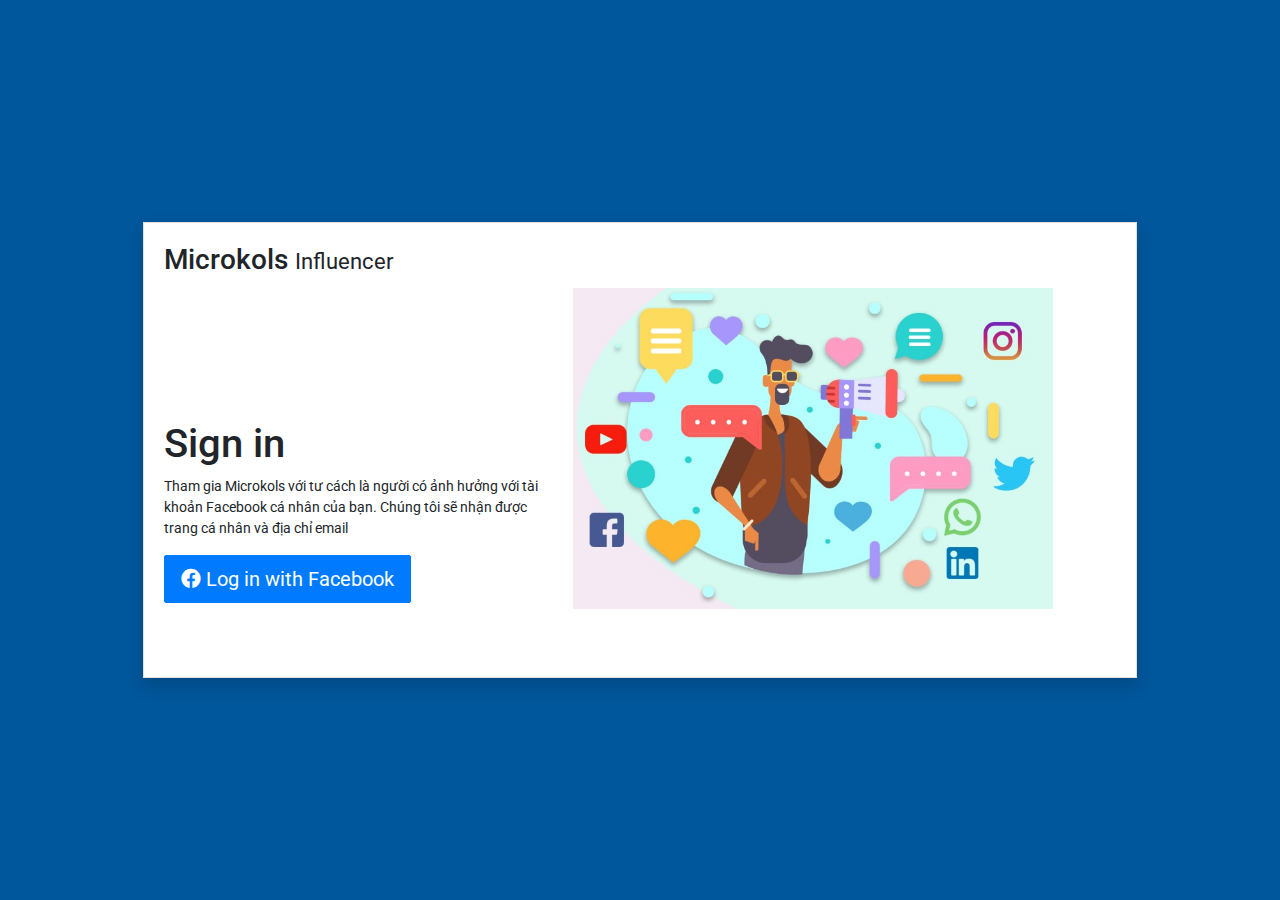
<file: www/signin.html>
<!DOCTYPE html> 
<html lang="en">
<head>
  <meta charset="utf-8">
  <meta http-equiv="X-UA-Compatible" content="IE=edge">
  <meta name="viewport" content="width=device-width, initial-scale=1">
	<title>Signin | Booterator</title>

  <link rel="stylesheet" type="text/css" href="css/bootstrap.min.css">  
  <link rel="stylesheet" type="text/css" href="css/fontawesome-all.min.css"> <!--v 5.12 -->
  <link rel="stylesheet" type="text/css" href="css/signin.css">
  <link href="https://fonts.googleapis.com/css?family=Roboto:300,400,500,700,900&display=swap" rel="stylesheet">
  

  <!-- HTML5 shim and Respond.js for IE8 support of HTML5 elements and media queries -->
  <!-- WARNING: Respond.js doesn't work if you view the page via file:// -->
  <!--[if lt IE 9]>
    <script src="https://oss.maxcdn.com/html5shiv/3.7.2/html5shiv.min.js"></script>
    <script src="https://oss.maxcdn.com/respond/1.4.2/respond.min.js"></script>
  <![endif]-->
</head>
<body>
<div id="fb-root"></div>
<script async defer crossorigin="anonymous" src="https://connect.facebook.net/en_US/sdk.js#xfbml=1&version=v5.0"></script>
	

	<div class="form-signin">
    <div class="card rounded-0 border-2 shadow">
        <div class="card-body">
          <h3 class="card-title">Microkols <small>Influencer</small></h3>
          
          <div class="row">
            <div class="col-md-5 mt-5">
                <br>
                <br>
                <br>
                <br>
                <h1>Sign in</h1>
                <p>                    
                    Tham gia Microkols với tư cách là người có ảnh hưởng với tài khoản Facebook cá nhân của bạn. 
                    Chúng tôi sẽ nhận được trang cá nhân và địa chỉ email
                </p>
                <div>
                    <a href="javascript:;" class="btn btn-primary btn-lg"><i class="fab fa-facebook"></i> Log in with Facebook</a>
                </div>
            </div>
            <div class="col-md-7">
                <img src="img/img-signin.png" class="mb-5" width="480">
            </div>
          </div>

        </div>
      </div>
</div>

	

	<!-- javascript //-->
  <script src="//ajax.googleapis.com/ajax/libs/jquery/1.11.1/jquery.min.js"></script>
  <script src="js/bootstrap.min.js" type="text/javascript"></script>
  <script>
    $(document).ready(function () {
      // initalize tooltips
      $('[data-toggle="tooltip"]').tooltip();
      // initalize popovers
      $('[data-toggle="popover"]').popover();
    });
  </script>

</body>
</html>
</file>
<file: www/css/theme.css>
.btn{border-radius:2px;-webkit-transition:background 0.1s linear;-webkit-transition:background background 0.1s linear;transition:background background 0.1s linear}header{background-color:#01579b}.navbar-brand{text-decoration:none;color:#fff}.navbar-brand:hover{text-decoration:none;color:#fff176}.navbar-brand h4{font-weight:900}.navbar-brand h4 small{color:#fff176}.menu-link{text-decoration:none;font-size:1.2em;color:#fff;font-weight:700}.menu-link:hover{color:#fff176}.notification{font-size:1.3em}.notification span{font-size:0.5em;border-radius:0}.text-blue500{color:#fff;font-weight:600}.text-blue500:hover{color:#fff176}.navbar-toggler{border-color:#03a9f4}.header-menu-container{background-color:#0277bd!important}.header-menu-container .container-fluid{padding-left:0;padding-right:0}.header-menu li a.active{border-radius:0;background-color:#01579b!important;font-weight:700}.header-menu li a{color:#fff;font-weight:700}.header-menu li a:hover{border-radius:0;background-color:#01579b!important;color:#fff}.sidebar{position:fixed;top:0;bottom:0;left:0;z-index:100;padding:0;-webkit-box-shadow:inset -1px 0 0 rgba(0,0,0,0.1);box-shadow:inset -1px 0 0 rgba(0,0,0,0.1)}.sidebar-sticky{position:-webkit-sticky;position:sticky;top:48px;height:calc(100vh - 48px);padding-top:0.5rem;overflow-x:hidden;overflow-y:auto}.sidebar .nav-link{font-weight:500;color:#333}.sidebar .nav-link .feather{margin-right:4px;color:#999}.sidebar .nav-link.active{color:#007bff}.sidebar .nav-link:hover .feather,.sidebar .nav-link.active .feather{color:inherit}.sidebar-heading{font-size:0.75rem;text-transform:uppercase}.alert{border-radius:0}.breadcrumb{border-radius:0;background-color:#fff}h3{font-style:"Roboto",helvetica,arial,verdana,sans-serif;color:#333;font-weight:700}.btn-outline-primary{color:#fff!important;border-color:#03a9f4;border-radius:20px;background-color:#03a9f4;font-weight:700}.btn-outline-primary:hover{background-color:#01579b!important;border-color:#01579b!important}.btn-bold-text{font-weight:700;text-transform:uppercase}.btn-outline-secondary{color:#fff!important;border-color:#ccc;border-radius:20px;background-color:#ccc}.btn-outline-secondary:hover{background-color:#ccc!important;border-color:#ccc!important}.nav-campaign li{text-transform:uppercase;font-weight:700}.nav-campaign .nav-link{color:#03a9f4;border-radius:0}.nav-campaign .nav-link:hover{background-color:#fff;color:#03a9f4;border-bottom:#03a9f4 solid 3px;border-radius:0}.nav-campaign .nav-link.active{background-color:#fff;color:#03a9f4;border-bottom:#03a9f4 solid 3px;border-radius:0}body{background:#fff;font-family:"Roboto",helvetica,arial,verdana,sans-serif;font-size:14px;line-height:1.5;color:#333}.dropdown-menu{padding-top:0;border-radius:0}.dropdown-item{padding-top:0!important;padding-bottom:0!important;font-size:0.8em;line-height:36px}.dropdown-toggle{cursor:pointer}.campaign-link{text-decoration:none!important}.campaign-facebook{color:#4365ab}.breadcrumb-link{text-decoration:none!important;color:#01579b}.progress-bar{background-color:#0288d1}.img-radious-remove{border-radius:0!important}
</file>
<file: www/css/signin.css>
.btn{border-radius:2px;-webkit-transition:background 0.1s linear;-webkit-transition:background background 0.1s linear;transition:background background 0.1s linear}html,body{height:100%}body{display:-ms-flexbox;display:-webkit-box;display:flex;-ms-flex-align:center;-webkit-box-align:center;align-items:center;padding-top:30px;padding-bottom:30px;background-color:#01579b;font-family:"Roboto",helvetica,arial,verdana,sans-serif;font-size:14px}.form-signin{width:100%;max-width:1024px;padding:15px;margin:auto}.form-label-group{position:relative;margin-bottom:1rem}.form-label-group > input,.form-label-group > label{height:3.125rem;padding:0.75rem}.form-label-group > label{position:absolute;top:0;left:0;display:block;width:100%;margin-bottom:0;line-height:1.5;color:#495057;pointer-events:none;cursor:text;border:1px solid transparent;border-radius:0.25rem;-webkit-transition:all 0.1s ease-in-out;transition:all 0.1s ease-in-out}.form-label-group input::-webkit-input-placeholder{color:transparent}.form-label-group input:-ms-input-placeholder{color:transparent}.form-label-group input::-ms-input-placeholder{color:transparent}.form-label-group input::-moz-placeholder{color:transparent}.form-label-group input::placeholder{color:transparent}.form-label-group input:not(:placeholder-shown){padding-top:1.25rem;padding-bottom:0.25rem}.form-label-group input:not(:placeholder-shown) ~ label{padding-top:0.25rem;padding-bottom:0.25rem;font-size:12px;color:#777}@supports (-ms-ime-align:auto){.form-label-group > label{display:none}.form-label-group input::-ms-input-placeholder{color:#777}}@media all and (-ms-high-contrast:none),(-ms-high-contrast:active){.form-label-group > label{display:none}.form-label-group input:-ms-input-placeholder{color:#777}}.signin-social ul > li > a{font-weight:900;font-size:2em}.signin-social ul > li > a.google{color:#e74c3c}
</file>
